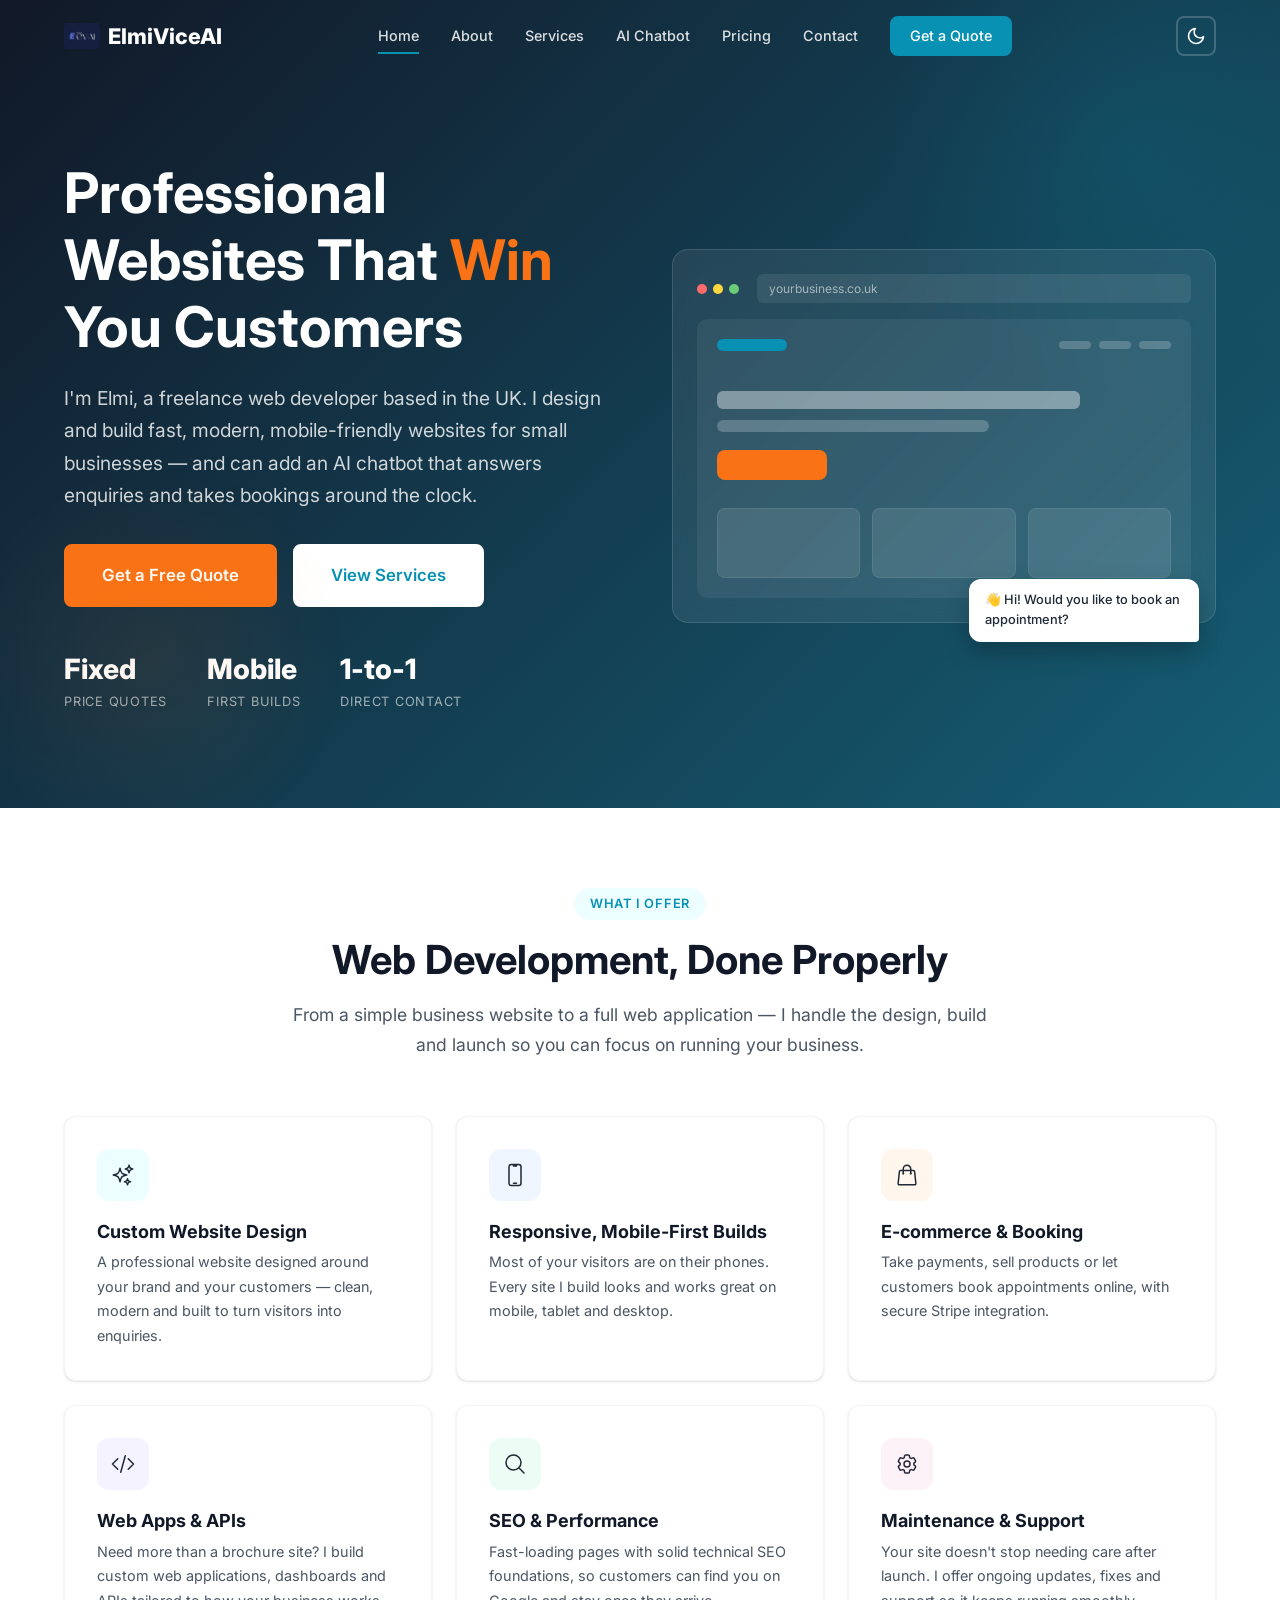
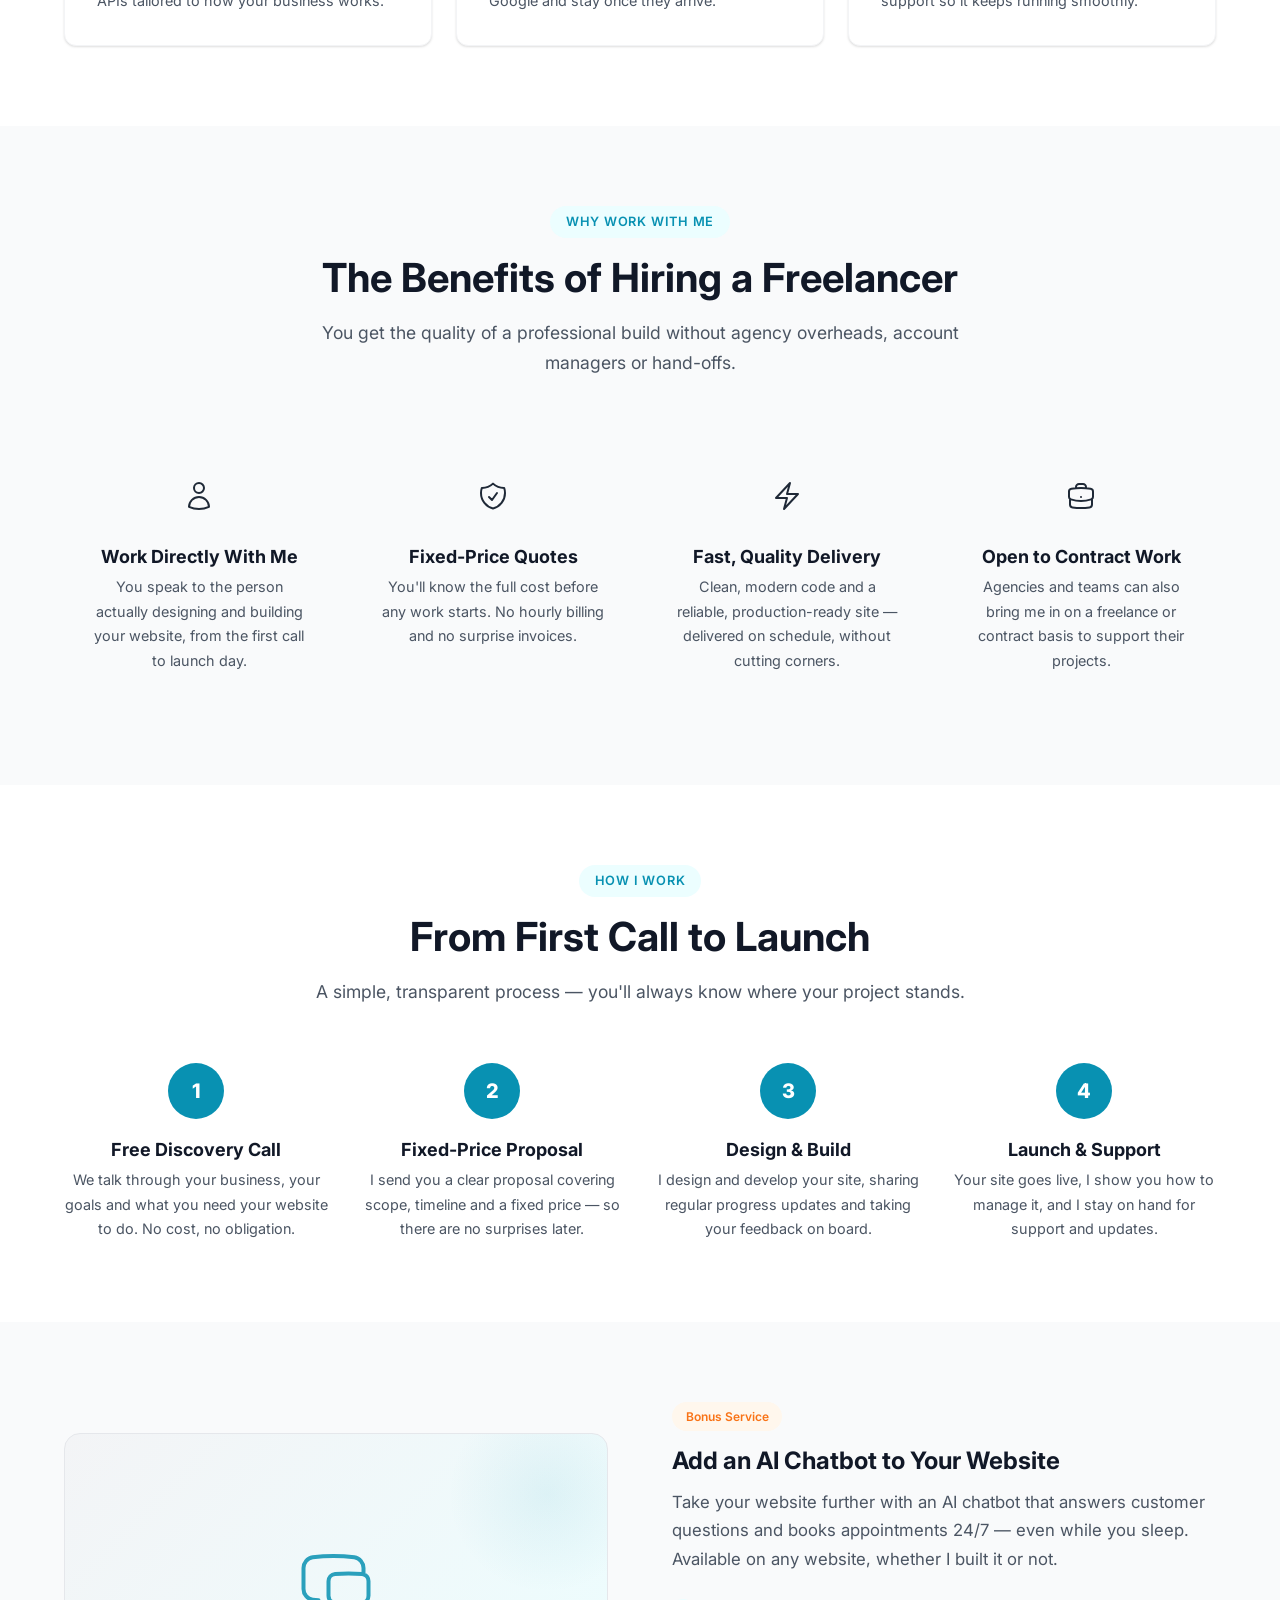
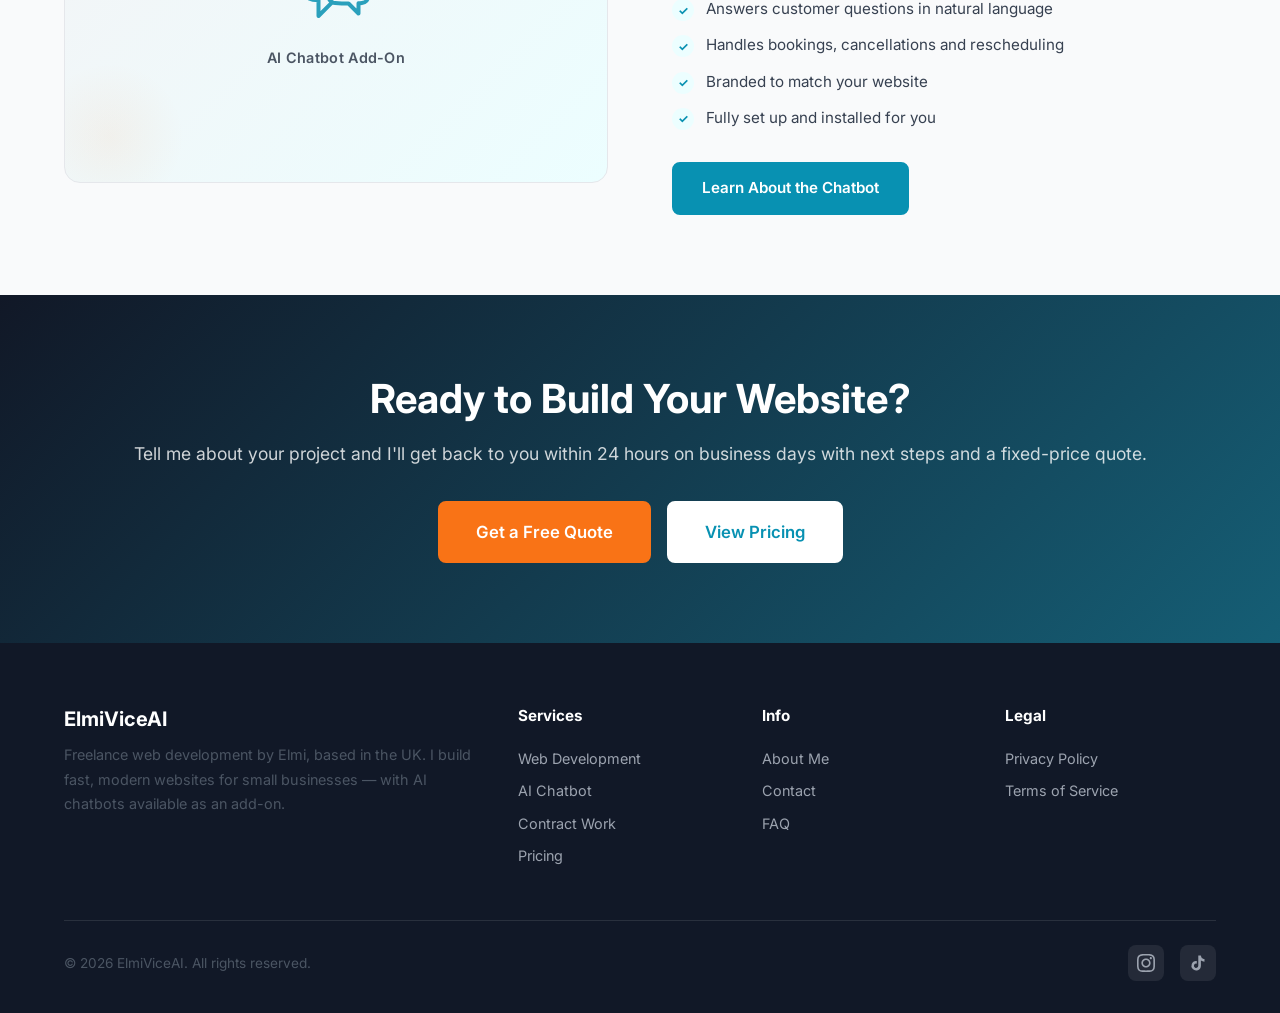
<file: index.html>
<!DOCTYPE html>
<html lang="en">
<head>
    <meta charset="UTF-8">
    <meta name="viewport" content="width=device-width, initial-scale=1.0">
    <title>ElmiViceAI — Freelance Web Developer for Small Businesses</title>
    <link rel="icon" type="image/jpeg" sizes="192x192" href="favicon.jpg">
    <link rel="icon" type="image/x-icon" href="favicon.ico">
    <link rel="apple-touch-icon" href="favicon.jpg">
    <meta name="description" content="ElmiViceAI is a UK-based freelance web developer building fast, modern, mobile-friendly websites for small businesses — with AI chatbots available as an add-on. Fixed-price quotes.">
    <meta name="keywords" content="freelance web developer, web design UK, small business website, website development, contract web developer, AI chatbot add-on, ElmiViceAI">
    <meta name="author" content="ElmiViceAI">
    <meta name="robots" content="index, follow">
    <link rel="canonical" href="https://elmiviceai.com/">
    <!-- Open Graph -->
    <meta property="og:type" content="website">
    <meta property="og:title" content="ElmiViceAI — Freelance Web Developer for Small Businesses">
    <meta property="og:description" content="Fast, modern, mobile-friendly websites for small businesses — built by a UK freelance developer, with AI chatbots available as an add-on.">
    <meta property="og:url" content="https://elmiviceai.com/">
    <meta property="og:site_name" content="ElmiViceAI">
    <meta property="og:image" content="https://elmiviceai.com/logo.png">
    <!-- Twitter Card -->
    <meta name="twitter:card" content="summary_large_image">
    <meta name="twitter:title" content="ElmiViceAI — Freelance Web Developer for Small Businesses">
    <meta name="twitter:description" content="Fast, modern, mobile-friendly websites for small businesses — built by a UK freelance developer, with AI chatbots available as an add-on.">
    <meta name="twitter:image" content="https://elmiviceai.com/logo.png">
    <link rel="preconnect" href="https://fonts.googleapis.com">
    <link rel="preconnect" href="https://fonts.gstatic.com" crossorigin>
    <link href="https://fonts.googleapis.com/css2?family=Inter:wght@400;500;600;700;800&display=swap" rel="stylesheet">
    <link rel="stylesheet" href="css/styles.css">
    <!-- Structured Data -->
    <script type="application/ld+json">
    {
        "@context": "https://schema.org",
        "@type": "ProfessionalService",
        "name": "ElmiViceAI",
        "url": "https://elmiviceai.com",
        "logo": "https://elmiviceai.com/logo.png",
        "image": "https://elmiviceai.com/logo.png",
        "description": "Freelance web development for small businesses — custom websites, web applications and e-commerce, with AI chatbots available as an add-on.",
        "email": "elmiviceai@gmail.com",
        "founder": {
            "@type": "Person",
            "name": "Elmi",
            "jobTitle": "Freelance Web Developer"
        },
        "address": {
            "@type": "PostalAddress",
            "addressCountry": "GB"
        },
        "areaServed": "Worldwide",
        "sameAs": [
            "https://www.instagram.com/elmiviceai",
            "https://www.tiktok.com/@elmiviceai"
        ]
    }
    </script>
    <script type="application/ld+json">
    {
        "@context": "https://schema.org",
        "@type": "WebSite",
        "name": "ElmiViceAI",
        "url": "https://elmiviceai.com"
    }
    </script>
</head>
<body>

    <!-- ==================== Navigation ==================== -->
    <nav class="navbar" id="navbar">
        <div class="container">
            <a href="index.html" class="nav-brand">
                <img src="logo.png" alt="ElmiViceAI" class="brand-icon">
                ElmiViceAI
            </a>
            <div class="nav-links" id="navLinks">
                <a href="index.html" class="active">Home</a>
                <a href="about.html">About</a>
                <a href="services.html">Services</a>
                <a href="chatbot.html">AI Chatbot</a>
                <a href="pricing.html">Pricing</a>
                <a href="contact.html">Contact</a>
                <a href="contact.html" class="nav-cta">Get a Quote</a>
            </div>
            <button class="theme-toggle" id="themeToggle" onclick="toggleTheme()" aria-label="Toggle dark mode">
                <svg class="icon-moon" xmlns="http://www.w3.org/2000/svg" fill="none" viewBox="0 0 24 24" stroke="currentColor" stroke-width="2"><path stroke-linecap="round" stroke-linejoin="round" d="M21 12.79A9 9 0 1 1 11.21 3a7 7 0 0 0 9.79 9.79z"/></svg>
                <svg class="icon-sun" xmlns="http://www.w3.org/2000/svg" fill="none" viewBox="0 0 24 24" stroke="currentColor" stroke-width="2"><circle cx="12" cy="12" r="5"/><path stroke-linecap="round" d="M12 1v2m0 18v2M4.22 4.22l1.42 1.42m12.72 12.72 1.42 1.42M1 12h2m18 0h2M4.22 19.78l1.42-1.42M18.36 5.64l1.42-1.42"/></svg>
            </button>
            <div class="nav-toggle" id="navToggle" onclick="toggleMobileMenu()">
                <span></span><span></span><span></span>
            </div>
        </div>
    </nav>

    <!-- ==================== Hero Section ==================== -->
    <section class="hero bg-gradient">
        <div class="container">
            <div class="hero-grid">
                <div class="hero-content">
                    <h1>Professional Websites That <span class="text-accent">Win</span> You&nbsp;Customers</h1>
                    <p class="hero-subtitle">
                        I'm Elmi, a freelance web developer based in the UK. I design and build fast,
                        modern, mobile-friendly websites for small businesses — and can add an AI chatbot
                        that answers enquiries and takes bookings around the clock.
                    </p>
                    <div class="hero-actions">
                        <a href="contact.html" class="btn btn-accent btn-lg">Get a Free Quote</a>
                        <a href="services.html" class="btn btn-white btn-lg">View Services</a>
                    </div>
                    <div class="hero-stats">
                        <div class="hero-stat">
                            <div class="number">Fixed</div>
                            <div class="label">Price Quotes</div>
                        </div>
                        <div class="hero-stat">
                            <div class="number">Mobile</div>
                            <div class="label">First Builds</div>
                        </div>
                        <div class="hero-stat">
                            <div class="number">1-to-1</div>
                            <div class="label">Direct Contact</div>
                        </div>
                    </div>
                </div>
                <div class="hero-visual">
                    <div class="hero-mockup browser-mockup" aria-hidden="true">
                        <div class="mockup-header">
                            <div class="mockup-dot"></div>
                            <div class="mockup-dot"></div>
                            <div class="mockup-dot"></div>
                            <div class="mockup-url">yourbusiness.co.uk</div>
                        </div>
                        <div class="mockup-site">
                            <div class="site-nav">
                                <span class="site-logo"></span>
                                <span class="site-links"><i></i><i></i><i></i></span>
                            </div>
                            <div class="site-hero">
                                <span class="site-line lg"></span>
                                <span class="site-line md"></span>
                                <span class="site-btn"></span>
                            </div>
                            <div class="site-cards"><span></span><span></span><span></span></div>
                        </div>
                        <div class="mockup-chat-bubble">👋 Hi! Would you like to book an appointment?</div>
                    </div>
                </div>
            </div>
        </div>
    </section>

    <!-- ==================== Services Section ==================== -->
    <section class="section" id="services">
        <div class="container">
            <div class="section-header reveal">
                <span class="badge">What I Offer</span>
                <h2>Web Development, Done Properly</h2>
                <p>From a simple business website to a full web application — I handle the design, build and launch so you can focus on running your business.</p>
            </div>
            <div class="features-grid">
                <div class="feature-card reveal">
                    <div class="feature-icon teal"><svg xmlns="http://www.w3.org/2000/svg" width="24" height="24" fill="none" viewBox="0 0 24 24" stroke="currentColor" stroke-width="1.5"><path stroke-linecap="round" stroke-linejoin="round" d="M9.813 15.904 9 18.75l-.813-2.846a4.5 4.5 0 0 0-3.09-3.09L2.25 12l2.846-.813a4.5 4.5 0 0 0 3.09-3.09L9 5.25l.813 2.846a4.5 4.5 0 0 0 3.09 3.09L15.75 12l-2.846.813a4.5 4.5 0 0 0-3.09 3.09ZM18.259 8.715 18 9.75l-.259-1.035a3.375 3.375 0 0 0-2.455-2.456L14.25 6l1.036-.259a3.375 3.375 0 0 0 2.455-2.456L18 2.25l.259 1.035a3.375 3.375 0 0 0 2.456 2.456L21.75 6l-1.035.259a3.375 3.375 0 0 0-2.456 2.456ZM16.894 20.567 16.5 21.75l-.394-1.183a2.25 2.25 0 0 0-1.423-1.423L13.5 18.75l1.183-.394a2.25 2.25 0 0 0 1.423-1.423l.394-1.183.394 1.183a2.25 2.25 0 0 0 1.423 1.423l1.183.394-1.183.394a2.25 2.25 0 0 0-1.423 1.423Z"/></svg></div>
                    <h4>Custom Website Design</h4>
                    <p>A professional website designed around your brand and your customers — clean, modern and built to turn visitors into enquiries.</p>
                </div>
                <div class="feature-card reveal">
                    <div class="feature-icon blue"><svg xmlns="http://www.w3.org/2000/svg" width="24" height="24" fill="none" viewBox="0 0 24 24" stroke="currentColor" stroke-width="1.5"><path stroke-linecap="round" stroke-linejoin="round" d="M10.5 1.5H8.25A2.25 2.25 0 0 0 6 3.75v16.5a2.25 2.25 0 0 0 2.25 2.25h7.5A2.25 2.25 0 0 0 18 20.25V3.75a2.25 2.25 0 0 0-2.25-2.25H13.5m-3 0V3h3V1.5m-3 0h3m-3 18.75h3"/></svg></div>
                    <h4>Responsive, Mobile-First Builds</h4>
                    <p>Most of your visitors are on their phones. Every site I build looks and works great on mobile, tablet and desktop.</p>
                </div>
                <div class="feature-card reveal">
                    <div class="feature-icon orange"><svg xmlns="http://www.w3.org/2000/svg" width="24" height="24" fill="none" viewBox="0 0 24 24" stroke="currentColor" stroke-width="1.5"><path stroke-linecap="round" stroke-linejoin="round" d="M15.75 10.5V6a3.75 3.75 0 1 0-7.5 0v4.5m11.356-1.993 1.263 12c.07.665-.45 1.243-1.119 1.243H4.25a1.125 1.125 0 0 1-1.12-1.243l1.264-12A1.125 1.125 0 0 1 5.513 7.5h12.974c.576 0 1.059.435 1.119 1.007ZM8.625 10.5a.375.375 0 1 1-.75 0 .375.375 0 0 1 .75 0Zm7.5 0a.375.375 0 1 1-.75 0 .375.375 0 0 1 .75 0Z"/></svg></div>
                    <h4>E-commerce &amp; Booking</h4>
                    <p>Take payments, sell products or let customers book appointments online, with secure Stripe integration.</p>
                </div>
                <div class="feature-card reveal">
                    <div class="feature-icon purple"><svg xmlns="http://www.w3.org/2000/svg" width="24" height="24" fill="none" viewBox="0 0 24 24" stroke="currentColor" stroke-width="1.5"><path stroke-linecap="round" stroke-linejoin="round" d="M17.25 6.75 22.5 12l-5.25 5.25m-10.5 0L1.5 12l5.25-5.25m7.5-3-4.5 16.5"/></svg></div>
                    <h4>Web Apps &amp; APIs</h4>
                    <p>Need more than a brochure site? I build custom web applications, dashboards and APIs tailored to how your business works.</p>
                </div>
                <div class="feature-card reveal">
                    <div class="feature-icon green"><svg xmlns="http://www.w3.org/2000/svg" width="24" height="24" fill="none" viewBox="0 0 24 24" stroke="currentColor" stroke-width="1.5"><path stroke-linecap="round" stroke-linejoin="round" d="m21 21-5.197-5.197m0 0A7.5 7.5 0 1 0 5.196 5.196a7.5 7.5 0 0 0 10.607 10.607Z"/></svg></div>
                    <h4>SEO &amp; Performance</h4>
                    <p>Fast-loading pages with solid technical SEO foundations, so customers can find you on Google and stay once they arrive.</p>
                </div>
                <div class="feature-card reveal">
                    <div class="feature-icon pink"><svg xmlns="http://www.w3.org/2000/svg" width="24" height="24" fill="none" viewBox="0 0 24 24" stroke="currentColor" stroke-width="1.5"><path stroke-linecap="round" stroke-linejoin="round" d="M9.594 3.94c.09-.542.56-.94 1.11-.94h2.593c.55 0 1.02.398 1.11.94l.213 1.281c.063.374.313.686.645.87.074.04.147.083.22.127.325.196.72.257 1.075.124l1.217-.456a1.125 1.125 0 0 1 1.37.49l1.296 2.247a1.125 1.125 0 0 1-.26 1.431l-1.003.827c-.293.241-.438.613-.43.992a7.723 7.723 0 0 1 0 .255c-.008.378.137.75.43.991l1.004.827c.424.35.534.955.26 1.43l-1.298 2.247a1.125 1.125 0 0 1-1.369.491l-1.217-.456c-.355-.133-.75-.072-1.076.124a6.47 6.47 0 0 1-.22.128c-.331.183-.581.495-.644.869l-.213 1.281c-.09.543-.56.94-1.11.94h-2.594c-.55 0-1.019-.398-1.11-.94l-.213-1.281c-.062-.374-.312-.686-.644-.87a6.52 6.52 0 0 1-.22-.127c-.325-.196-.72-.257-1.076-.124l-1.217.456a1.125 1.125 0 0 1-1.369-.49l-1.297-2.247a1.125 1.125 0 0 1 .26-1.431l1.004-.827c.292-.24.437-.613.43-.991a6.932 6.932 0 0 1 0-.255c.007-.38-.138-.751-.43-.992l-1.004-.827a1.125 1.125 0 0 1-.26-1.43l1.297-2.247a1.125 1.125 0 0 1 1.37-.491l1.216.456c.356.133.751.072 1.076-.124.072-.044.146-.086.22-.128.332-.183.582-.495.644-.869l.214-1.28Z"/><path stroke-linecap="round" stroke-linejoin="round" d="M15 12a3 3 0 1 1-6 0 3 3 0 0 1 6 0Z"/></svg></div>
                    <h4>Maintenance &amp; Support</h4>
                    <p>Your site doesn't stop needing care after launch. I offer ongoing updates, fixes and support so it keeps running smoothly.</p>
                </div>
            </div>
        </div>
    </section>

    <!-- ==================== Why Work With Me ==================== -->
    <section class="section bg-light">
        <div class="container">
            <div class="section-header reveal">
                <span class="badge">Why Work With Me</span>
                <h2>The Benefits of Hiring a Freelancer</h2>
                <p>You get the quality of a professional build without agency overheads, account managers or hand-offs.</p>
            </div>
            <div class="values-grid">
                <div class="value-card reveal">
                    <div class="value-icon"><svg xmlns="http://www.w3.org/2000/svg" width="32" height="32" fill="none" viewBox="0 0 24 24" stroke="currentColor" stroke-width="1.5"><path stroke-linecap="round" stroke-linejoin="round" d="M15.75 6a3.75 3.75 0 1 1-7.5 0 3.75 3.75 0 0 1 7.5 0ZM4.501 20.118a7.5 7.5 0 0 1 14.998 0A17.933 17.933 0 0 1 12 21.75c-2.676 0-5.216-.584-7.499-1.632Z"/></svg></div>
                    <h4>Work Directly With Me</h4>
                    <p>You speak to the person actually designing and building your website, from the first call to launch day.</p>
                </div>
                <div class="value-card reveal">
                    <div class="value-icon"><svg xmlns="http://www.w3.org/2000/svg" width="32" height="32" fill="none" viewBox="0 0 24 24" stroke="currentColor" stroke-width="1.5"><path stroke-linecap="round" stroke-linejoin="round" d="M9 12.75 11.25 15 15 9.75m-3-7.036A11.959 11.959 0 0 1 3.598 6 11.99 11.99 0 0 0 3 9.749c0 5.592 3.824 10.29 9 11.623 5.176-1.332 9-6.03 9-11.622 0-1.31-.21-2.571-.598-3.751h-.152c-3.196 0-6.1-1.248-8.25-3.285Z"/></svg></div>
                    <h4>Fixed-Price Quotes</h4>
                    <p>You'll know the full cost before any work starts. No hourly billing and no surprise invoices.</p>
                </div>
                <div class="value-card reveal">
                    <div class="value-icon"><svg xmlns="http://www.w3.org/2000/svg" width="32" height="32" fill="none" viewBox="0 0 24 24" stroke="currentColor" stroke-width="1.5"><path stroke-linecap="round" stroke-linejoin="round" d="m3.75 13.5 10.5-11.25L12 10.5h8.25L9.75 21.75 12 13.5H3.75Z"/></svg></div>
                    <h4>Fast, Quality Delivery</h4>
                    <p>Clean, modern code and a reliable, production-ready site — delivered on schedule, without cutting corners.</p>
                </div>
                <div class="value-card reveal">
                    <div class="value-icon"><svg xmlns="http://www.w3.org/2000/svg" width="32" height="32" fill="none" viewBox="0 0 24 24" stroke="currentColor" stroke-width="1.5"><path stroke-linecap="round" stroke-linejoin="round" d="M20.25 14.15v4.25c0 1.094-.787 2.036-1.872 2.18-2.087.277-4.216.42-6.378.42s-4.291-.143-6.378-.42c-1.085-.144-1.872-1.086-1.872-2.18v-4.25m16.5 0a2.18 2.18 0 0 0 .75-1.661V8.706c0-1.081-.768-2.015-1.837-2.175a48.114 48.114 0 0 0-3.413-.387m4.5 8.006c-.194.165-.42.295-.673.38A23.978 23.978 0 0 1 12 15.75c-2.648 0-5.195-.429-7.577-1.22a2.016 2.016 0 0 1-.673-.38m0 0A2.18 2.18 0 0 1 3 12.489V8.706c0-1.081.768-2.015 1.837-2.175a48.111 48.111 0 0 1 3.413-.387m7.5 0V5.25A2.25 2.25 0 0 0 13.5 3h-3a2.25 2.25 0 0 0-2.25 2.25v.894m7.5 0a48.667 48.667 0 0 0-7.5 0M12 12.75h.008v.008H12v-.008Z"/></svg></div>
                    <h4>Open to Contract Work</h4>
                    <p>Agencies and teams can also bring me in on a freelance or contract basis to support their projects.</p>
                </div>
            </div>
        </div>
    </section>

    <!-- ==================== How I Work ==================== -->
    <section class="section">
        <div class="container">
            <div class="section-header reveal">
                <span class="badge">How I Work</span>
                <h2>From First Call to Launch</h2>
                <p>A simple, transparent process — you'll always know where your project stands.</p>
            </div>
            <div class="steps-grid">
                <div class="step-card reveal">
                    <div class="step-number">1</div>
                    <h4>Free Discovery Call</h4>
                    <p>We talk through your business, your goals and what you need your website to do. No cost, no obligation.</p>
                </div>
                <div class="step-card reveal">
                    <div class="step-number">2</div>
                    <h4>Fixed-Price Proposal</h4>
                    <p>I send you a clear proposal covering scope, timeline and a fixed price — so there are no surprises later.</p>
                </div>
                <div class="step-card reveal">
                    <div class="step-number">3</div>
                    <h4>Design &amp; Build</h4>
                    <p>I design and develop your site, sharing regular progress updates and taking your feedback on board.</p>
                </div>
                <div class="step-card reveal">
                    <div class="step-number">4</div>
                    <h4>Launch &amp; Support</h4>
                    <p>Your site goes live, I show you how to manage it, and I stay on hand for support and updates.</p>
                </div>
            </div>
        </div>
    </section>

    <!-- ==================== Chatbot Add-On ==================== -->
    <section class="section bg-light" id="chatbot">
        <div class="container">
            <div class="showcase-grid reveal">
                <div class="showcase-image">
                    <div class="placeholder-graphic">
                        <svg xmlns="http://www.w3.org/2000/svg" width="80" height="80" fill="none" viewBox="0 0 24 24" stroke="var(--primary)" stroke-width="1.2"><path stroke-linecap="round" stroke-linejoin="round" d="M20.25 8.511c.884.284 1.5 1.128 1.5 2.097v4.286c0 1.136-.847 2.1-1.98 2.193-.34.027-.68.052-1.02.072v3.091l-3-3c-1.354 0-2.694-.055-4.02-.163a2.115 2.115 0 0 1-.825-.242m9.345-8.334a2.126 2.126 0 0 0-.476-.095 48.64 48.64 0 0 0-8.048 0c-1.131.094-1.976 1.057-1.976 2.192v4.286c0 .837.46 1.58 1.155 1.951m9.345-8.334V6.637c0-1.621-1.152-3.026-2.76-3.235A48.455 48.455 0 0 0 11.25 3c-2.115 0-4.198.137-6.24.402-1.608.209-2.76 1.614-2.76 3.235v6.226c0 1.621 1.152 3.026 2.76 3.235.577.075 1.157.14 1.74.194V21l4.155-4.155"/></svg>
                        <p>AI Chatbot Add-On</p>
                    </div>
                </div>
                <div class="showcase-content">
                    <span class="badge" style="display:inline-block; padding:0.3rem 0.85rem; background:#fff7ed; color:var(--accent); border-radius:9999px; font-size:0.75rem; font-weight:600; margin-bottom:1rem;">Bonus Service</span>
                    <h3>Add an AI Chatbot to Your Website</h3>
                    <p>Take your website further with an AI chatbot that answers customer questions and books appointments 24/7 — even while you sleep. Available on any website, whether I built it or not.</p>
                    <ul class="check-list">
                        <li>Answers customer questions in natural language</li>
                        <li>Handles bookings, cancellations and rescheduling</li>
                        <li>Branded to match your website</li>
                        <li>Fully set up and installed for you</li>
                    </ul>
                    <a href="chatbot.html" class="btn btn-primary">Learn About the Chatbot</a>
                </div>
            </div>
        </div>
    </section>

    <!-- ==================== CTA Section ==================== -->
    <section class="cta-section bg-gradient">
        <div class="container">
            <h2>Ready to Build Your Website?</h2>
            <p>Tell me about your project and I'll get back to you within 24 hours on business days with next steps and a fixed-price quote.</p>
            <div class="cta-actions">
                <a href="contact.html" class="btn btn-accent btn-lg">Get a Free Quote</a>
                <a href="pricing.html" class="btn btn-white btn-lg">View Pricing</a>
            </div>
        </div>
    </section>

    <!-- ==================== Footer ==================== -->
    <footer class="footer">
        <div class="container">
            <div class="footer-grid">
                <div class="footer-brand">
                    <h3>ElmiViceAI</h3>
                    <p>Freelance web development by Elmi, based in the UK. I build fast, modern websites for small businesses — with AI chatbots available as an add-on.</p>
                </div>
                <div class="footer-col">
                    <h4>Services</h4>
                    <a href="services.html#web-development">Web Development</a>
                    <a href="chatbot.html">AI Chatbot</a>
                    <a href="services.html#contract-work">Contract Work</a>
                    <a href="pricing.html">Pricing</a>
                </div>
                <div class="footer-col">
                    <h4>Info</h4>
                    <a href="about.html">About Me</a>
                    <a href="contact.html">Contact</a>
                    <a href="pricing.html#faq">FAQ</a>
                </div>
                <div class="footer-col">
                    <h4>Legal</h4>
                    <a href="privacy.html">Privacy Policy</a>
                    <a href="terms.html">Terms of Service</a>
                </div>
            </div>
            <div class="footer-bottom">
                <p>&copy; 2026 ElmiViceAI. All rights reserved.</p>
                <div class="footer-social">
                    <a href="https://www.instagram.com/elmiviceai?igsh=MTl4Y3VsOW04Mzd3MQ==" title="Instagram" target="_blank" rel="noopener"><svg xmlns="http://www.w3.org/2000/svg" width="18" height="18" viewBox="0 0 24 24" fill="currentColor"><path d="M12 2.163c3.204 0 3.584.012 4.85.07 3.252.148 4.771 1.691 4.919 4.919.058 1.265.069 1.645.069 4.849 0 3.205-.012 3.584-.069 4.849-.149 3.225-1.664 4.771-4.919 4.919-1.266.058-1.644.07-4.85.07-3.204 0-3.584-.012-4.849-.07-3.26-.149-4.771-1.699-4.919-4.92-.058-1.265-.07-1.644-.07-4.849 0-3.204.013-3.583.07-4.849.149-3.227 1.664-4.771 4.919-4.919 1.266-.057 1.645-.069 4.849-.069zm0-2.163c-3.259 0-3.667.014-4.947.072-4.358.2-6.78 2.618-6.98 6.98-.059 1.281-.073 1.689-.073 4.948 0 3.259.014 3.668.072 4.948.2 4.358 2.618 6.78 6.98 6.98 1.281.058 1.689.072 4.948.072 3.259 0 3.668-.014 4.948-.072 4.354-.2 6.782-2.618 6.979-6.98.059-1.28.073-1.689.073-4.948 0-3.259-.014-3.667-.072-4.947-.196-4.354-2.617-6.78-6.979-6.98-1.281-.059-1.69-.073-4.949-.073zm0 5.838c-3.403 0-6.162 2.759-6.162 6.162s2.759 6.163 6.162 6.163 6.162-2.759 6.162-6.163c0-3.403-2.759-6.162-6.162-6.162zm0 10.162c-2.209 0-4-1.79-4-4 0-2.209 1.791-4 4-4s4 1.791 4 4c0 2.21-1.791 4-4 4zm6.406-11.845c-.796 0-1.441.645-1.441 1.44s.645 1.44 1.441 1.44c.795 0 1.439-.645 1.439-1.44s-.644-1.44-1.439-1.44z"/></svg></a>
                    <a href="https://www.tiktok.com/@elmiviceai?_r=1&_t=ZN-94T0yqR3EeM" title="TikTok" target="_blank" rel="noopener"><svg xmlns="http://www.w3.org/2000/svg" width="18" height="18" viewBox="0 0 24 24" fill="currentColor"><path d="M19.59 6.69a4.83 4.83 0 0 1-3.77-4.25V2h-3.45v13.67a2.89 2.89 0 0 1-5.2 1.74 2.89 2.89 0 0 1 2.31-4.64 2.93 2.93 0 0 1 .88.13V9.4a6.84 6.84 0 0 0-1-.05A6.33 6.33 0 0 0 5 20.1a6.34 6.34 0 0 0 10.86-4.43v-7a8.16 8.16 0 0 0 4.77 1.52v-3.4a4.85 4.85 0 0 1-1-.1z"/></svg></a>
                </div>
            </div>
        </div>
    </footer>

    <!-- AI Chatbot Widget -->
    <script>
      (function() {
        var w = document.createElement('script');
        w.src = 'https://elmiviseai-platform.onrender.com/static/widget.js';
        w.setAttribute('data-business-id', '2');
        w.setAttribute('data-position', 'bottom-right');
        w.async = true;
        document.body.appendChild(w);
      })();
    </script>

    <script src="js/main.js"></script>
</body>
</html>
</file>
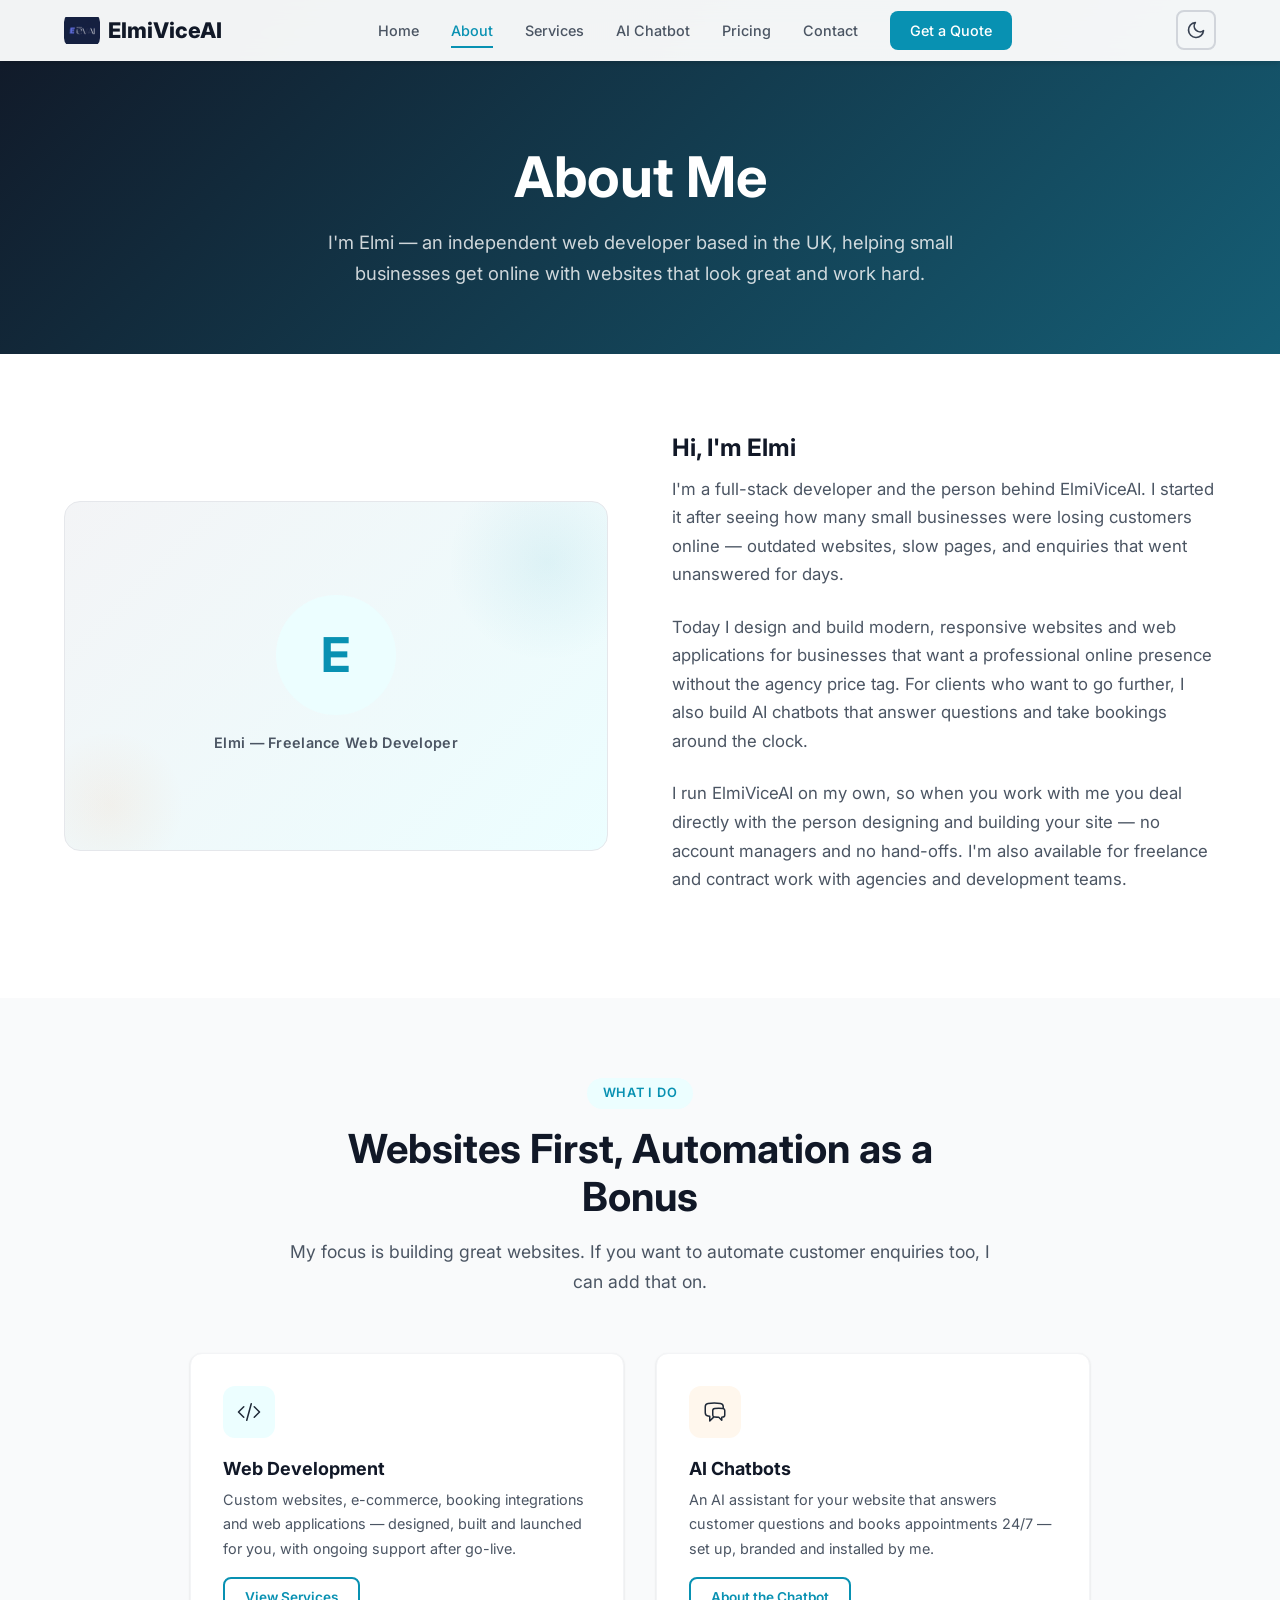
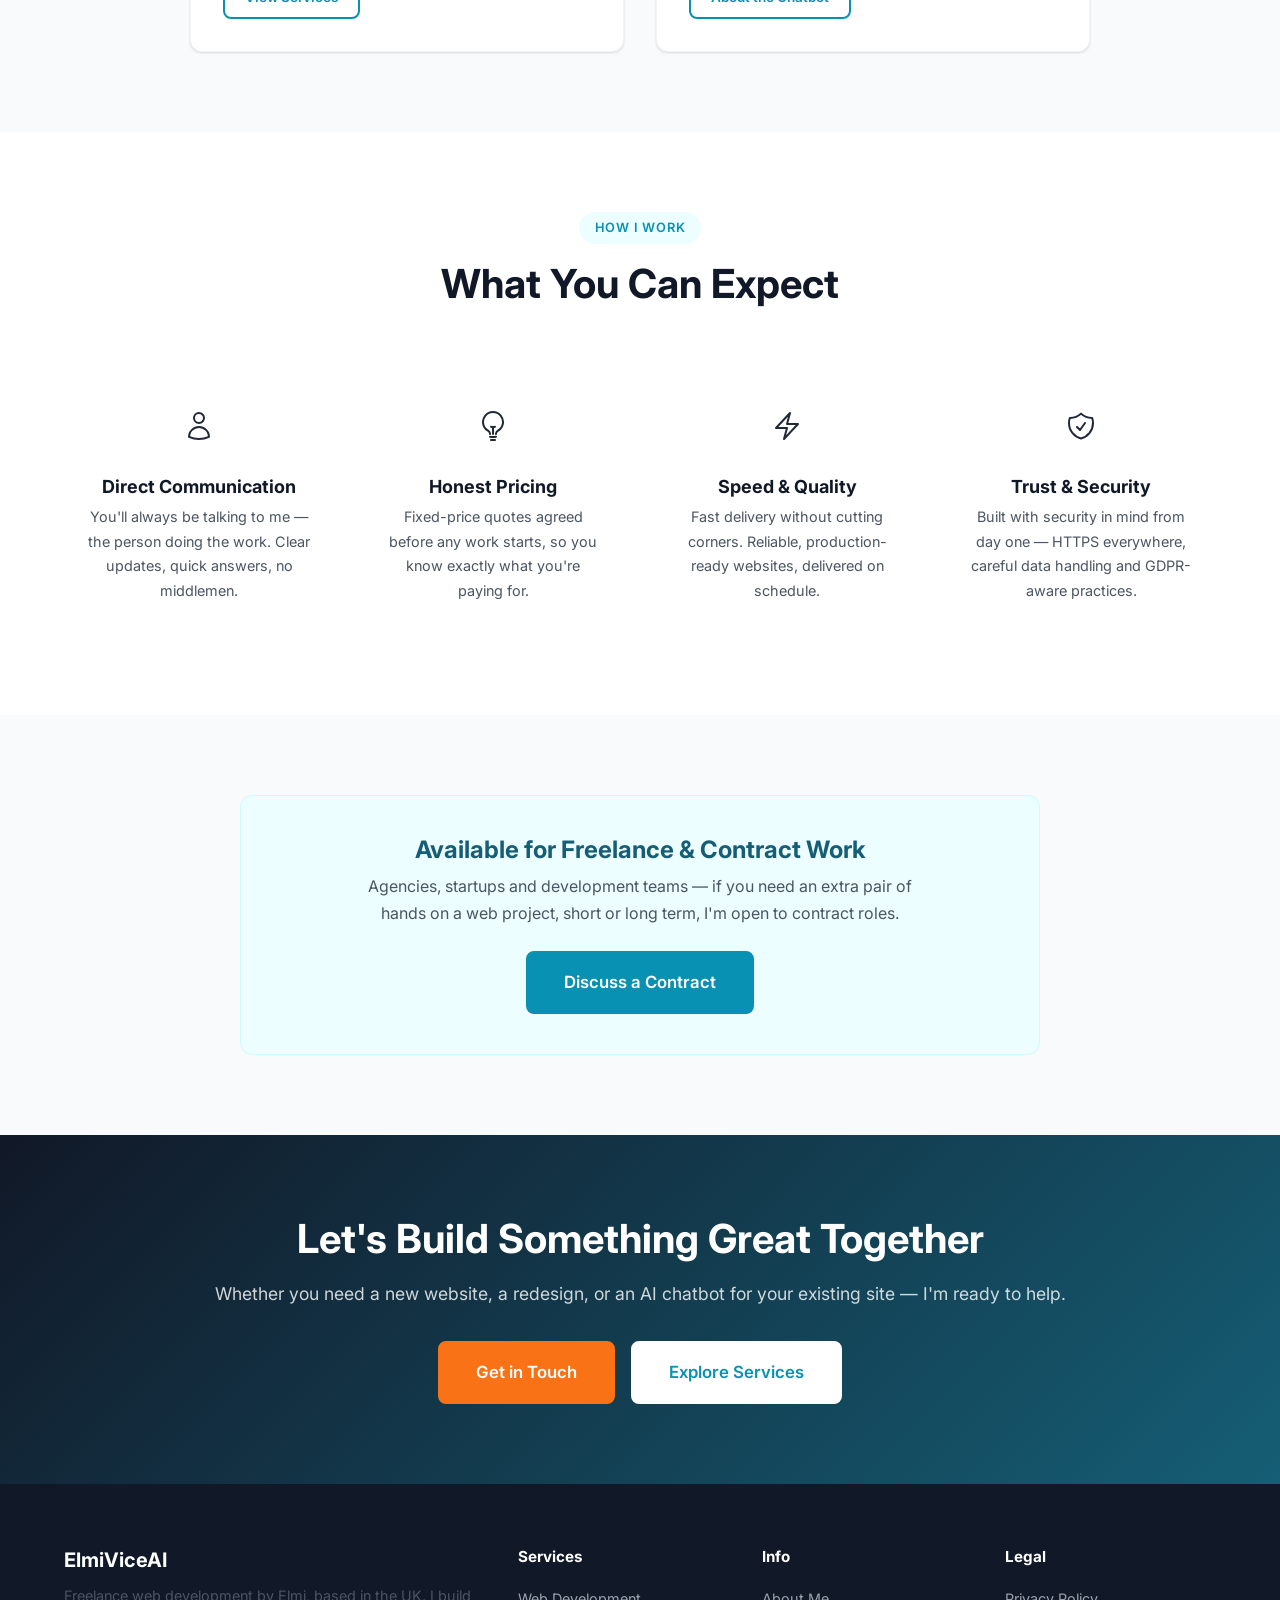
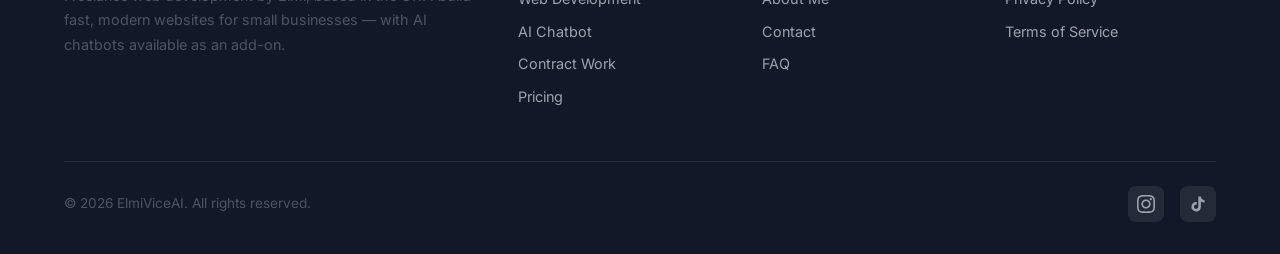
<file: about.html>
<!DOCTYPE html>
<html lang="en">
<head>
    <meta charset="UTF-8">
    <meta name="viewport" content="width=device-width, initial-scale=1.0">
    <title>About Me — ElmiViceAI</title>
    <link rel="icon" type="image/jpeg" sizes="192x192" href="favicon.jpg">
    <link rel="icon" type="image/x-icon" href="favicon.ico">
    <link rel="apple-touch-icon" href="favicon.jpg">
    <meta name="description" content="Meet Elmi, the independent UK web developer behind ElmiViceAI — building modern websites for small businesses and available for freelance and contract work.">
    <meta name="keywords" content="about ElmiViceAI, freelance web developer UK, independent web developer, contract web developer, Elmi">
    <meta name="author" content="ElmiViceAI">
    <meta name="robots" content="index, follow">
    <link rel="canonical" href="https://elmiviceai.com/about.html">
    <meta property="og:type" content="website">
    <meta property="og:title" content="About Me — ElmiViceAI">
    <meta property="og:description" content="Meet Elmi, the independent UK web developer behind ElmiViceAI — building modern websites for small businesses and available for freelance and contract work.">
    <meta property="og:url" content="https://elmiviceai.com/about.html">
    <meta property="og:site_name" content="ElmiViceAI">
    <meta property="og:image" content="https://elmiviceai.com/logo.png">
    <meta name="twitter:card" content="summary_large_image">
    <meta name="twitter:title" content="About Me — ElmiViceAI">
    <meta name="twitter:description" content="Meet Elmi, the independent UK web developer behind ElmiViceAI — building modern websites for small businesses and available for freelance and contract work.">
    <meta name="twitter:image" content="https://elmiviceai.com/logo.png">
    <link rel="preconnect" href="https://fonts.googleapis.com">
    <link rel="preconnect" href="https://fonts.gstatic.com" crossorigin>
    <link href="https://fonts.googleapis.com/css2?family=Inter:wght@400;500;600;700;800&display=swap" rel="stylesheet">
    <link rel="stylesheet" href="css/styles.css">
</head>
<body>

    <!-- ==================== Navigation ==================== -->
    <nav class="navbar scrolled" id="navbar">
        <div class="container">
            <a href="index.html" class="nav-brand">
                <img src="logo.png" alt="ElmiViceAI" class="brand-icon">
                ElmiViceAI
            </a>
            <div class="nav-links" id="navLinks">
                <a href="index.html">Home</a>
                <a href="about.html" class="active">About</a>
                <a href="services.html">Services</a>
                <a href="chatbot.html">AI Chatbot</a>
                <a href="pricing.html">Pricing</a>
                <a href="contact.html">Contact</a>
                <a href="contact.html" class="nav-cta">Get a Quote</a>
            </div>
            <button class="theme-toggle" id="themeToggle" onclick="toggleTheme()" aria-label="Toggle dark mode">
                <svg class="icon-moon" xmlns="http://www.w3.org/2000/svg" fill="none" viewBox="0 0 24 24" stroke="currentColor" stroke-width="2"><path stroke-linecap="round" stroke-linejoin="round" d="M21 12.79A9 9 0 1 1 11.21 3a7 7 0 0 0 9.79 9.79z"/></svg>
                <svg class="icon-sun" xmlns="http://www.w3.org/2000/svg" fill="none" viewBox="0 0 24 24" stroke="currentColor" stroke-width="2"><circle cx="12" cy="12" r="5"/><path stroke-linecap="round" d="M12 1v2m0 18v2M4.22 4.22l1.42 1.42m12.72 12.72 1.42 1.42M1 12h2m18 0h2M4.22 19.78l1.42-1.42M18.36 5.64l1.42-1.42"/></svg>
            </button>
            <div class="nav-toggle" id="navToggle" onclick="toggleMobileMenu()">
                <span></span><span></span><span></span>
            </div>
        </div>
    </nav>

    <!-- ==================== Hero ==================== -->
    <section class="page-hero bg-gradient">
        <div class="container">
            <h1>About Me</h1>
            <p>I'm Elmi — an independent web developer based in the UK, helping small businesses get online with websites that look great and work hard.</p>
        </div>
    </section>

    <!-- ==================== My Story ==================== -->
    <section class="section">
        <div class="container">
            <div class="showcase-grid reveal">
                <div class="showcase-image">
                    <div class="placeholder-graphic">
                        <div class="team-avatar" style="width: 120px; height: 120px; font-size: 3rem;">E</div>
                        <p>Elmi — Freelance Web Developer</p>
                    </div>
                </div>
                <div class="showcase-content">
                    <h3>Hi, I'm Elmi</h3>
                    <p>I'm a full-stack developer and the person behind ElmiViceAI. I started it after seeing how many small businesses were losing customers online — outdated websites, slow pages, and enquiries that went unanswered for days.</p>
                    <p>Today I design and build modern, responsive websites and web applications for businesses that want a professional online presence without the agency price tag. For clients who want to go further, I also build AI chatbots that answer questions and take bookings around the clock.</p>
                    <p>I run ElmiViceAI on my own, so when you work with me you deal directly with the person designing and building your site — no account managers and no hand-offs. I'm also available for freelance and contract work with agencies and development teams.</p>
                </div>
            </div>
        </div>
    </section>

    <!-- ==================== What I Do ==================== -->
    <section class="section bg-light">
        <div class="container">
            <div class="section-header reveal">
                <span class="badge">What I Do</span>
                <h2>Websites First, Automation as a Bonus</h2>
                <p>My focus is building great websites. If you want to automate customer enquiries too, I can add that on.</p>
            </div>
            <div class="two-col-grid">
                <div class="feature-card reveal">
                    <div class="feature-icon teal"><svg xmlns="http://www.w3.org/2000/svg" width="24" height="24" fill="none" viewBox="0 0 24 24" stroke="currentColor" stroke-width="1.5"><path stroke-linecap="round" stroke-linejoin="round" d="M17.25 6.75 22.5 12l-5.25 5.25m-10.5 0L1.5 12l5.25-5.25m7.5-3-4.5 16.5"/></svg></div>
                    <h4>Web Development</h4>
                    <p>Custom websites, e-commerce, booking integrations and web applications — designed, built and launched for you, with ongoing support after go-live.</p>
                    <a href="services.html#web-development" class="btn btn-outline btn-sm" style="margin-top: 1rem;">View Services</a>
                </div>
                <div class="feature-card reveal">
                    <div class="feature-icon orange"><svg xmlns="http://www.w3.org/2000/svg" width="24" height="24" fill="none" viewBox="0 0 24 24" stroke="currentColor" stroke-width="1.5"><path stroke-linecap="round" stroke-linejoin="round" d="M20.25 8.511c.884.284 1.5 1.128 1.5 2.097v4.286c0 1.136-.847 2.1-1.98 2.193-.34.027-.68.052-1.02.072v3.091l-3-3c-1.354 0-2.694-.055-4.02-.163a2.115 2.115 0 0 1-.825-.242m9.345-8.334a2.126 2.126 0 0 0-.476-.095 48.64 48.64 0 0 0-8.048 0c-1.131.094-1.976 1.057-1.976 2.192v4.286c0 .837.46 1.58 1.155 1.951m9.345-8.334V6.637c0-1.621-1.152-3.026-2.76-3.235A48.455 48.455 0 0 0 11.25 3c-2.115 0-4.198.137-6.24.402-1.608.209-2.76 1.614-2.76 3.235v6.226c0 1.621 1.152 3.026 2.76 3.235.577.075 1.157.14 1.74.194V21l4.155-4.155"/></svg></div>
                    <h4>AI Chatbots</h4>
                    <p>An AI assistant for your website that answers customer questions and books appointments 24/7 — set up, branded and installed by me.</p>
                    <a href="chatbot.html" class="btn btn-outline btn-sm" style="margin-top: 1rem;">About the Chatbot</a>
                </div>
            </div>
        </div>
    </section>

    <!-- ==================== Values ==================== -->
    <section class="section">
        <div class="container">
            <div class="section-header reveal">
                <span class="badge">How I Work</span>
                <h2>What You Can Expect</h2>
            </div>
            <div class="values-grid">
                <div class="value-card reveal">
                    <div class="value-icon"><svg xmlns="http://www.w3.org/2000/svg" width="32" height="32" fill="none" viewBox="0 0 24 24" stroke="currentColor" stroke-width="1.5"><path stroke-linecap="round" stroke-linejoin="round" d="M15.75 6a3.75 3.75 0 1 1-7.5 0 3.75 3.75 0 0 1 7.5 0ZM4.501 20.118a7.5 7.5 0 0 1 14.998 0A17.933 17.933 0 0 1 12 21.75c-2.676 0-5.216-.584-7.499-1.632Z"/></svg></div>
                    <h4>Direct Communication</h4>
                    <p>You'll always be talking to me — the person doing the work. Clear updates, quick answers, no middlemen.</p>
                </div>
                <div class="value-card reveal">
                    <div class="value-icon"><svg xmlns="http://www.w3.org/2000/svg" width="32" height="32" fill="none" viewBox="0 0 24 24" stroke="currentColor" stroke-width="1.5"><path stroke-linecap="round" stroke-linejoin="round" d="M12 18v-5.25m0 0a6.01 6.01 0 0 0 1.5-.189m-1.5.189a6.01 6.01 0 0 1-1.5-.189m3.75 7.478a12.06 12.06 0 0 1-4.5 0m3.75 2.383a14.406 14.406 0 0 1-3 0M14.25 18v-.192c0-.983.658-1.823 1.508-2.316a7.5 7.5 0 1 0-7.517 0c.85.493 1.509 1.333 1.509 2.316V18"/></svg></div>
                    <h4>Honest Pricing</h4>
                    <p>Fixed-price quotes agreed before any work starts, so you know exactly what you're paying for.</p>
                </div>
                <div class="value-card reveal">
                    <div class="value-icon"><svg xmlns="http://www.w3.org/2000/svg" width="32" height="32" fill="none" viewBox="0 0 24 24" stroke="currentColor" stroke-width="1.5"><path stroke-linecap="round" stroke-linejoin="round" d="m3.75 13.5 10.5-11.25L12 10.5h8.25L9.75 21.75 12 13.5H3.75Z"/></svg></div>
                    <h4>Speed &amp; Quality</h4>
                    <p>Fast delivery without cutting corners. Reliable, production-ready websites, delivered on schedule.</p>
                </div>
                <div class="value-card reveal">
                    <div class="value-icon"><svg xmlns="http://www.w3.org/2000/svg" width="32" height="32" fill="none" viewBox="0 0 24 24" stroke="currentColor" stroke-width="1.5"><path stroke-linecap="round" stroke-linejoin="round" d="M9 12.75 11.25 15 15 9.75m-3-7.036A11.959 11.959 0 0 1 3.598 6 11.99 11.99 0 0 0 3 9.749c0 5.592 3.824 10.29 9 11.623 5.176-1.332 9-6.03 9-11.622 0-1.31-.21-2.571-.598-3.751h-.152c-3.196 0-6.1-1.248-8.25-3.285Z"/></svg></div>
                    <h4>Trust &amp; Security</h4>
                    <p>Built with security in mind from day one — HTTPS everywhere, careful data handling and GDPR-aware practices.</p>
                </div>
            </div>
        </div>
    </section>

    <!-- ==================== Contract Work ==================== -->
    <section class="section bg-light">
        <div class="container">
            <div class="callout reveal">
                <h3>Available for Freelance &amp; Contract Work</h3>
                <p>Agencies, startups and development teams — if you need an extra pair of hands on a web project, short or long term, I'm open to contract roles.</p>
                <a href="contact.html?interest=contract" class="btn btn-primary btn-lg">Discuss a Contract</a>
            </div>
        </div>
    </section>

    <!-- ==================== CTA ==================== -->
    <section class="cta-section bg-gradient">
        <div class="container">
            <h2>Let's Build Something Great Together</h2>
            <p>Whether you need a new website, a redesign, or an AI chatbot for your existing site — I'm ready to help.</p>
            <div class="cta-actions">
                <a href="contact.html" class="btn btn-accent btn-lg">Get in Touch</a>
                <a href="services.html" class="btn btn-white btn-lg">Explore Services</a>
            </div>
        </div>
    </section>

    <!-- ==================== Footer ==================== -->
    <footer class="footer">
        <div class="container">
            <div class="footer-grid">
                <div class="footer-brand">
                    <h3>ElmiViceAI</h3>
                    <p>Freelance web development by Elmi, based in the UK. I build fast, modern websites for small businesses — with AI chatbots available as an add-on.</p>
                </div>
                <div class="footer-col">
                    <h4>Services</h4>
                    <a href="services.html#web-development">Web Development</a>
                    <a href="chatbot.html">AI Chatbot</a>
                    <a href="services.html#contract-work">Contract Work</a>
                    <a href="pricing.html">Pricing</a>
                </div>
                <div class="footer-col">
                    <h4>Info</h4>
                    <a href="about.html">About Me</a>
                    <a href="contact.html">Contact</a>
                    <a href="pricing.html#faq">FAQ</a>
                </div>
                <div class="footer-col">
                    <h4>Legal</h4>
                    <a href="privacy.html">Privacy Policy</a>
                    <a href="terms.html">Terms of Service</a>
                </div>
            </div>
            <div class="footer-bottom">
                <p>&copy; 2026 ElmiViceAI. All rights reserved.</p>
                <div class="footer-social">
                    <a href="https://www.instagram.com/elmiviceai?igsh=MTl4Y3VsOW04Mzd3MQ==" title="Instagram" target="_blank" rel="noopener"><svg xmlns="http://www.w3.org/2000/svg" width="18" height="18" viewBox="0 0 24 24" fill="currentColor"><path d="M12 2.163c3.204 0 3.584.012 4.85.07 3.252.148 4.771 1.691 4.919 4.919.058 1.265.069 1.645.069 4.849 0 3.205-.012 3.584-.069 4.849-.149 3.225-1.664 4.771-4.919 4.919-1.266.058-1.644.07-4.85.07-3.204 0-3.584-.012-4.849-.07-3.26-.149-4.771-1.699-4.919-4.92-.058-1.265-.07-1.644-.07-4.849 0-3.204.013-3.583.07-4.849.149-3.227 1.664-4.771 4.919-4.919 1.266-.057 1.645-.069 4.849-.069zm0-2.163c-3.259 0-3.667.014-4.947.072-4.358.2-6.78 2.618-6.98 6.98-.059 1.281-.073 1.689-.073 4.948 0 3.259.014 3.668.072 4.948.2 4.358 2.618 6.78 6.98 6.98 1.281.058 1.689.072 4.948.072 3.259 0 3.668-.014 4.948-.072 4.354-.2 6.782-2.618 6.979-6.98.059-1.28.073-1.689.073-4.948 0-3.259-.014-3.667-.072-4.947-.196-4.354-2.617-6.78-6.979-6.98-1.281-.059-1.69-.073-4.949-.073zm0 5.838c-3.403 0-6.162 2.759-6.162 6.162s2.759 6.163 6.162 6.163 6.162-2.759 6.162-6.163c0-3.403-2.759-6.162-6.162-6.162zm0 10.162c-2.209 0-4-1.79-4-4 0-2.209 1.791-4 4-4s4 1.791 4 4c0 2.21-1.791 4-4 4zm6.406-11.845c-.796 0-1.441.645-1.441 1.44s.645 1.44 1.441 1.44c.795 0 1.439-.645 1.439-1.44s-.644-1.44-1.439-1.44z"/></svg></a>
                    <a href="https://www.tiktok.com/@elmiviceai?_r=1&_t=ZN-94T0yqR3EeM" title="TikTok" target="_blank" rel="noopener"><svg xmlns="http://www.w3.org/2000/svg" width="18" height="18" viewBox="0 0 24 24" fill="currentColor"><path d="M19.59 6.69a4.83 4.83 0 0 1-3.77-4.25V2h-3.45v13.67a2.89 2.89 0 0 1-5.2 1.74 2.89 2.89 0 0 1 2.31-4.64 2.93 2.93 0 0 1 .88.13V9.4a6.84 6.84 0 0 0-1-.05A6.33 6.33 0 0 0 5 20.1a6.34 6.34 0 0 0 10.86-4.43v-7a8.16 8.16 0 0 0 4.77 1.52v-3.4a4.85 4.85 0 0 1-1-.1z"/></svg></a>
                </div>
            </div>
        </div>
    </footer>

    <!-- AI Chatbot Widget -->
    <script>
      (function() {
        var w = document.createElement('script');
        w.src = 'https://elmiviseai-platform.onrender.com/static/widget.js';
        w.setAttribute('data-business-id', '2');
        w.setAttribute('data-position', 'bottom-right');
        w.async = true;
        document.body.appendChild(w);
      })();
    </script>

    <script src="js/main.js"></script>
</body>
</html>
</file>
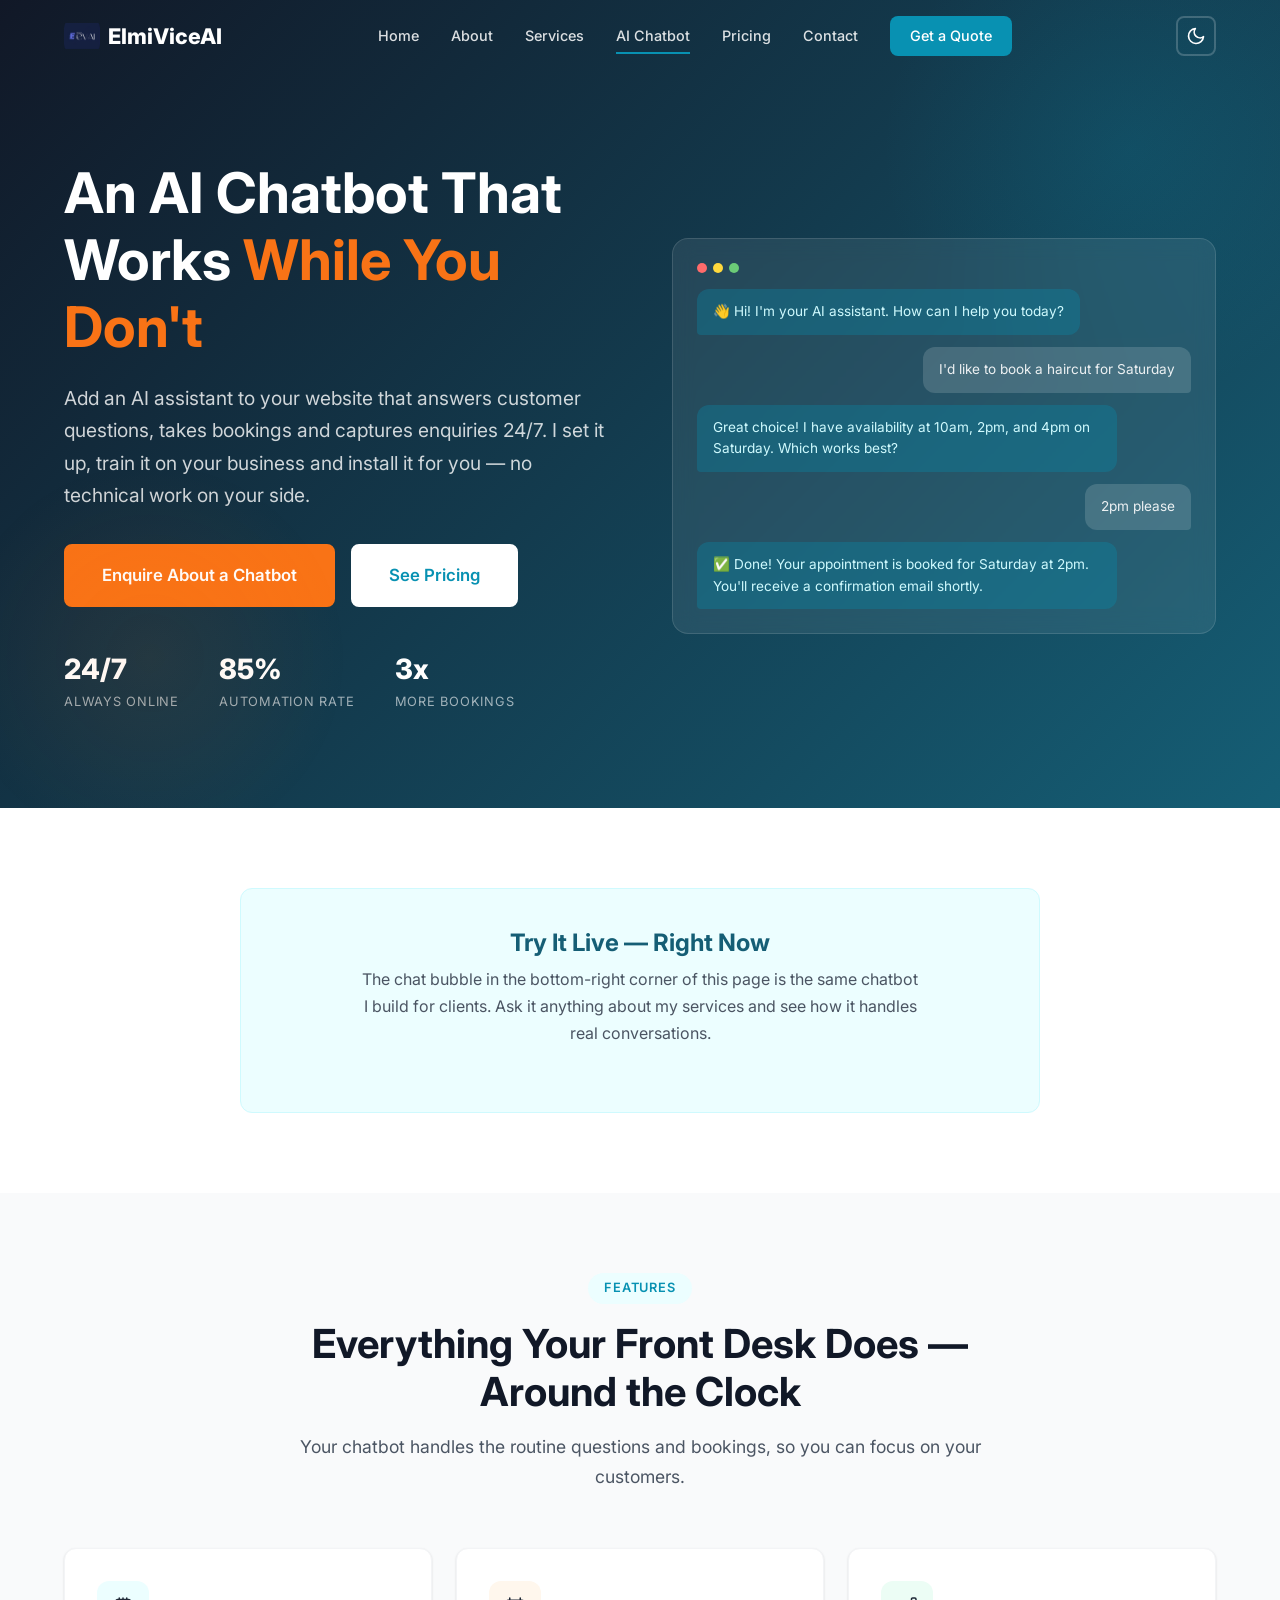
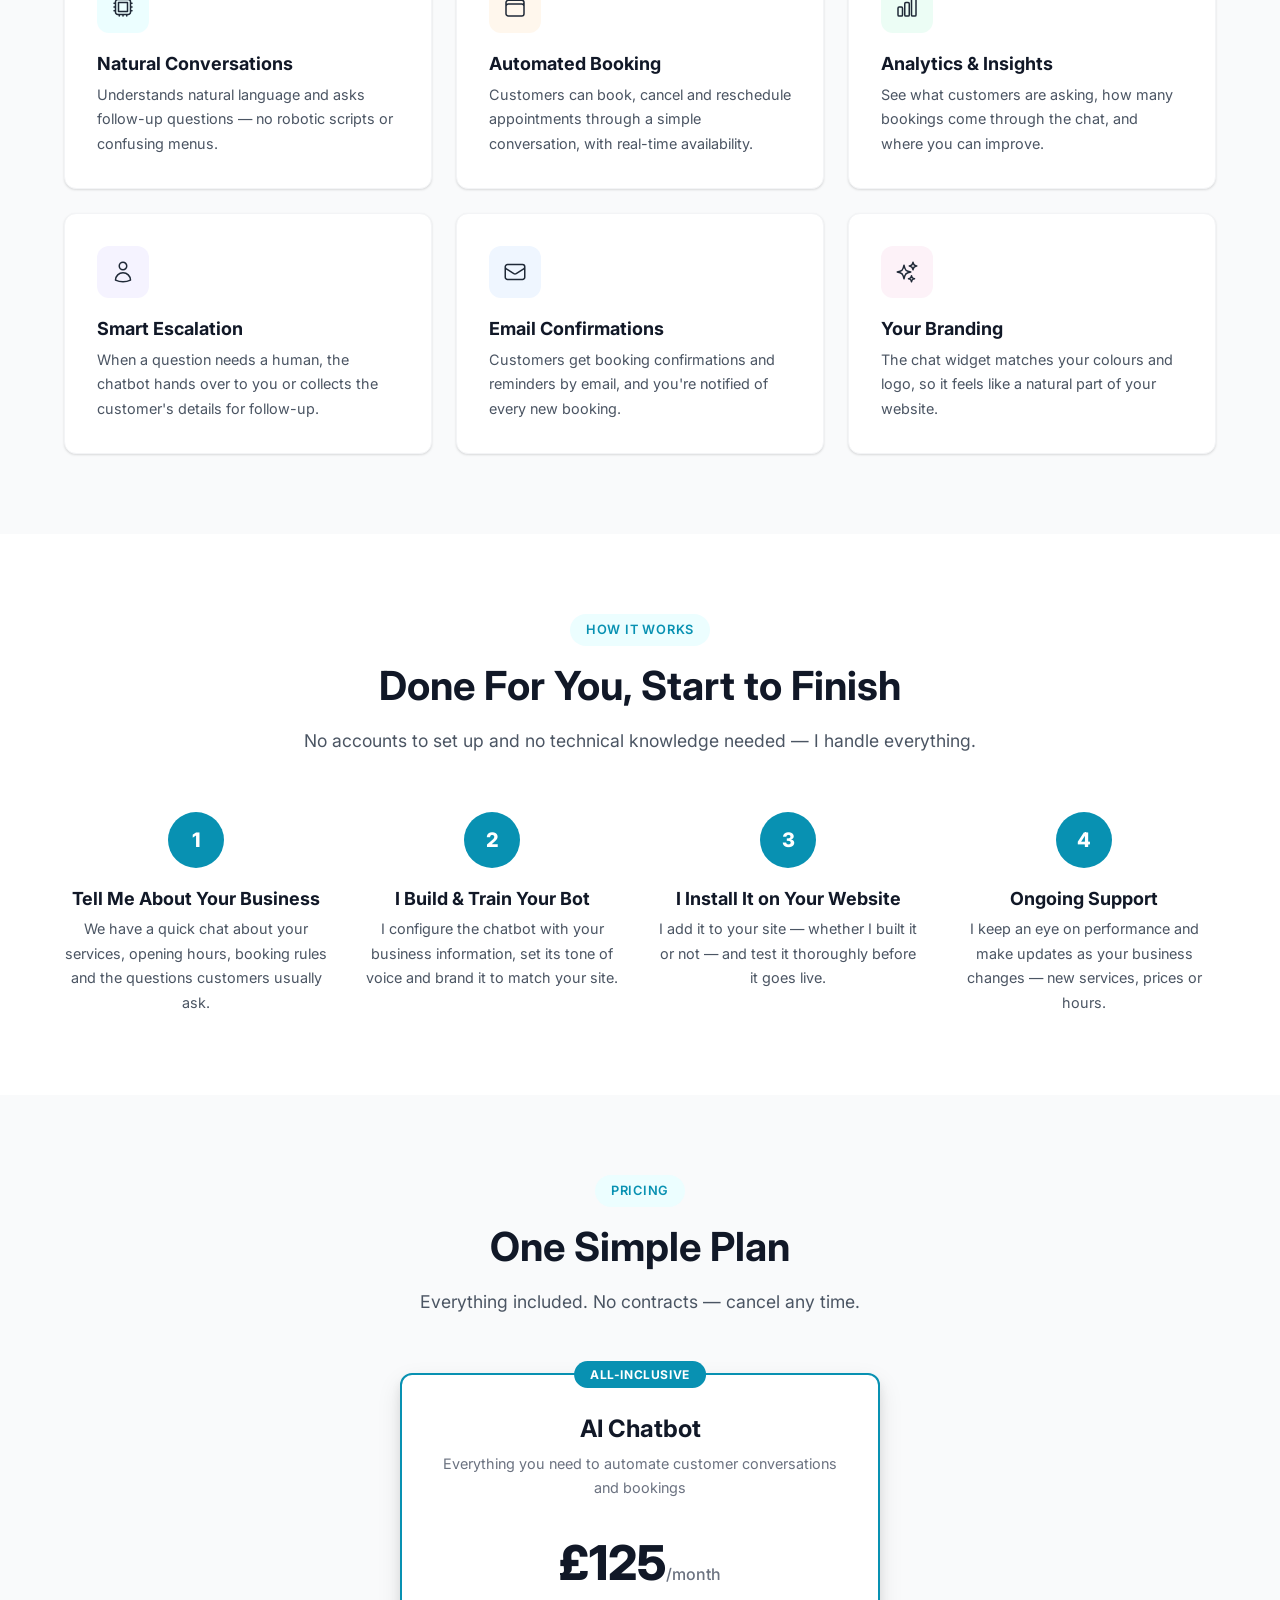
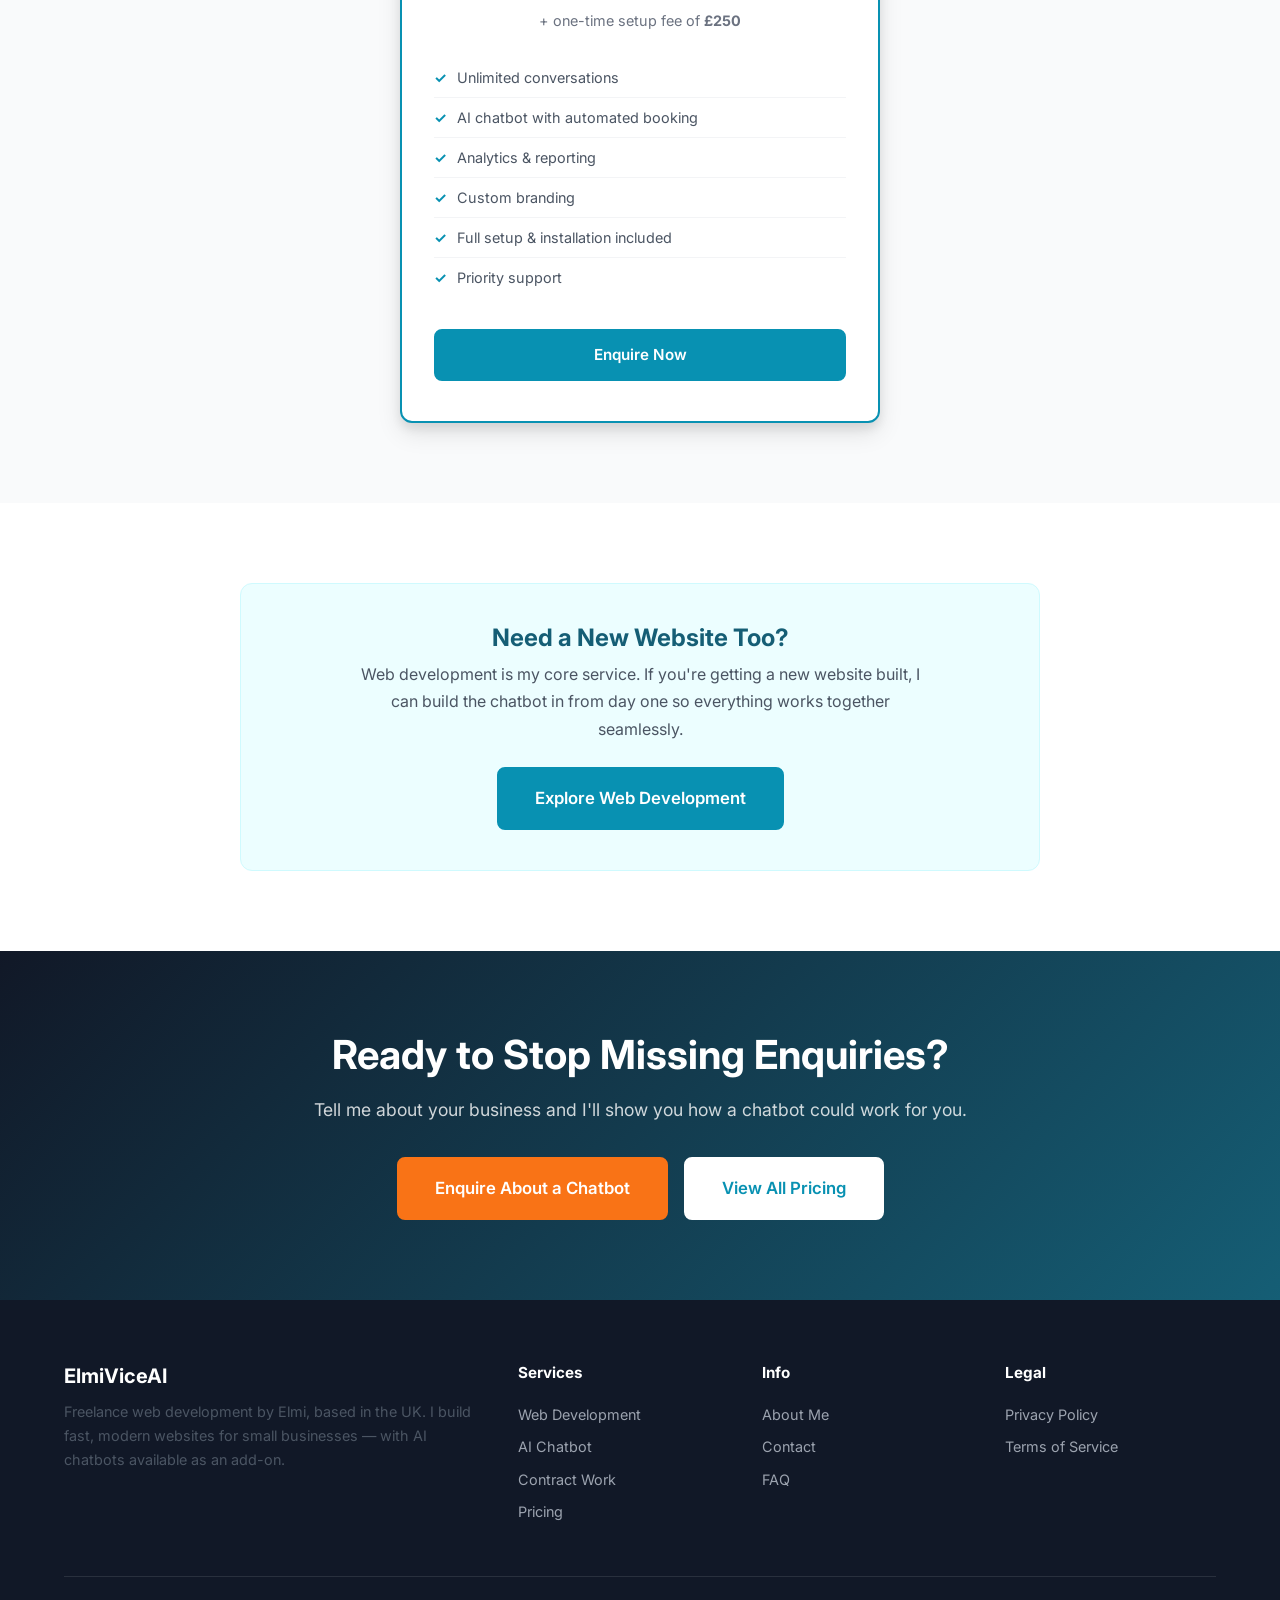
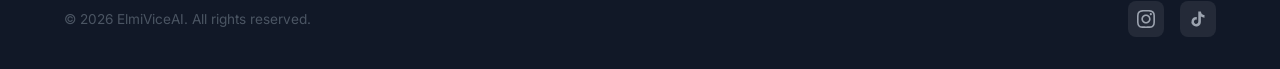
<file: chatbot.html>
<!DOCTYPE html>
<html lang="en">
<head>
    <meta charset="UTF-8">
    <meta name="viewport" content="width=device-width, initial-scale=1.0">
    <title>AI Chatbot — ElmiViceAI</title>
    <link rel="icon" type="image/jpeg" sizes="192x192" href="favicon.jpg">
    <link rel="icon" type="image/x-icon" href="favicon.ico">
    <link rel="apple-touch-icon" href="favicon.jpg">
    <meta name="description" content="Add an AI chatbot to your website that answers customer questions and takes bookings 24/7. Fully set up and installed for you — £125/month + £250 one-time setup.">
    <meta name="keywords" content="AI chatbot for website, booking chatbot, small business chatbot UK, website chat assistant, automated booking, ElmiViceAI chatbot">
    <meta name="author" content="ElmiViceAI">
    <meta name="robots" content="index, follow">
    <link rel="canonical" href="https://elmiviceai.com/chatbot.html">
    <meta property="og:type" content="website">
    <meta property="og:title" content="AI Chatbot — ElmiViceAI">
    <meta property="og:description" content="An AI chatbot for your website that answers questions and takes bookings 24/7 — fully set up and installed for you.">
    <meta property="og:url" content="https://elmiviceai.com/chatbot.html">
    <meta property="og:site_name" content="ElmiViceAI">
    <meta property="og:image" content="https://elmiviceai.com/logo.png">
    <meta name="twitter:card" content="summary_large_image">
    <meta name="twitter:title" content="AI Chatbot — ElmiViceAI">
    <meta name="twitter:description" content="An AI chatbot for your website that answers questions and takes bookings 24/7 — fully set up and installed for you.">
    <meta name="twitter:image" content="https://elmiviceai.com/logo.png">
    <link rel="preconnect" href="https://fonts.googleapis.com">
    <link rel="preconnect" href="https://fonts.gstatic.com" crossorigin>
    <link href="https://fonts.googleapis.com/css2?family=Inter:wght@400;500;600;700;800&display=swap" rel="stylesheet">
    <link rel="stylesheet" href="css/styles.css">
    <!-- Structured Data -->
    <script type="application/ld+json">
    {
        "@context": "https://schema.org",
        "@type": "Service",
        "name": "AI Chatbot",
        "serviceType": "AI chatbot setup and hosting",
        "description": "AI chatbot for your website that answers customer questions and handles bookings 24/7, fully set up, branded and installed for you.",
        "provider": {
            "@type": "ProfessionalService",
            "name": "ElmiViceAI",
            "url": "https://elmiviceai.com"
        },
        "areaServed": "Worldwide",
        "offers": {
            "@type": "Offer",
            "price": "125",
            "priceCurrency": "GBP",
            "description": "£125 per month plus a one-time £250 setup fee",
            "url": "https://elmiviceai.com/pricing.html#chatbot"
        }
    }
    </script>
</head>
<body>

    <!-- ==================== Navigation ==================== -->
    <nav class="navbar" id="navbar">
        <div class="container">
            <a href="index.html" class="nav-brand">
                <img src="logo.png" alt="ElmiViceAI" class="brand-icon">
                ElmiViceAI
            </a>
            <div class="nav-links" id="navLinks">
                <a href="index.html">Home</a>
                <a href="about.html">About</a>
                <a href="services.html">Services</a>
                <a href="chatbot.html" class="active">AI Chatbot</a>
                <a href="pricing.html">Pricing</a>
                <a href="contact.html">Contact</a>
                <a href="contact.html" class="nav-cta">Get a Quote</a>
            </div>
            <button class="theme-toggle" id="themeToggle" onclick="toggleTheme()" aria-label="Toggle dark mode">
                <svg class="icon-moon" xmlns="http://www.w3.org/2000/svg" fill="none" viewBox="0 0 24 24" stroke="currentColor" stroke-width="2"><path stroke-linecap="round" stroke-linejoin="round" d="M21 12.79A9 9 0 1 1 11.21 3a7 7 0 0 0 9.79 9.79z"/></svg>
                <svg class="icon-sun" xmlns="http://www.w3.org/2000/svg" fill="none" viewBox="0 0 24 24" stroke="currentColor" stroke-width="2"><circle cx="12" cy="12" r="5"/><path stroke-linecap="round" d="M12 1v2m0 18v2M4.22 4.22l1.42 1.42m12.72 12.72 1.42 1.42M1 12h2m18 0h2M4.22 19.78l1.42-1.42M18.36 5.64l1.42-1.42"/></svg>
            </button>
            <div class="nav-toggle" id="navToggle" onclick="toggleMobileMenu()">
                <span></span><span></span><span></span>
            </div>
        </div>
    </nav>

    <!-- ==================== Hero ==================== -->
    <section class="hero bg-gradient">
        <div class="container">
            <div class="hero-grid">
                <div class="hero-content">
                    <h1>An AI Chatbot That Works <span class="text-accent">While You Don't</span></h1>
                    <p class="hero-subtitle">
                        Add an AI assistant to your website that answers customer questions, takes bookings
                        and captures enquiries 24/7. I set it up, train it on your business and install it
                        for you — no technical work on your side.
                    </p>
                    <div class="hero-actions">
                        <a href="contact.html?interest=chatbot" class="btn btn-accent btn-lg">Enquire About a Chatbot</a>
                        <a href="pricing.html#chatbot" class="btn btn-white btn-lg">See Pricing</a>
                    </div>
                    <div class="hero-stats">
                        <div class="hero-stat">
                            <div class="number">24/7</div>
                            <div class="label">Always Online</div>
                        </div>
                        <div class="hero-stat">
                            <div class="number">85%</div>
                            <div class="label">Automation Rate</div>
                        </div>
                        <div class="hero-stat">
                            <div class="number">3x</div>
                            <div class="label">More Bookings</div>
                        </div>
                    </div>
                </div>
                <div class="hero-visual">
                    <div class="hero-mockup">
                        <div class="mockup-header">
                            <div class="mockup-dot"></div>
                            <div class="mockup-dot"></div>
                            <div class="mockup-dot"></div>
                        </div>
                        <div class="mockup-chat">
                            <div class="mockup-msg bot">👋 Hi! I'm your AI assistant. How can I help you today?</div>
                            <div class="mockup-msg user">I'd like to book a haircut for Saturday</div>
                            <div class="mockup-msg bot">Great choice! I have availability at 10am, 2pm, and 4pm on Saturday. Which works best?</div>
                            <div class="mockup-msg user">2pm please</div>
                            <div class="mockup-msg bot">✅ Done! Your appointment is booked for Saturday at 2pm. You'll receive a confirmation email shortly.</div>
                        </div>
                    </div>
                </div>
            </div>
        </div>
    </section>

    <!-- ==================== Live Demo ==================== -->
    <section class="section">
        <div class="container">
            <div class="callout reveal">
                <h3>Try It Live — Right Now</h3>
                <p>The chat bubble in the bottom-right corner of this page is the same chatbot I build for clients. Ask it anything about my services and see how it handles real conversations.</p>
            </div>
        </div>
    </section>

    <!-- ==================== Features ==================== -->
    <section class="section bg-light">
        <div class="container">
            <div class="section-header reveal">
                <span class="badge">Features</span>
                <h2>Everything Your Front Desk Does — Around the Clock</h2>
                <p>Your chatbot handles the routine questions and bookings, so you can focus on your customers.</p>
            </div>
            <div class="features-grid">
                <div class="feature-card reveal">
                    <div class="feature-icon teal"><svg xmlns="http://www.w3.org/2000/svg" width="24" height="24" fill="none" viewBox="0 0 24 24" stroke="currentColor" stroke-width="1.5"><path stroke-linecap="round" stroke-linejoin="round" d="M8.25 3v1.5M4.5 8.25H3m18 0h-1.5M4.5 12H3m18 0h-1.5m-15 3.75H3m18 0h-1.5M8.25 19.5V21M12 3v1.5m0 15V21m3.75-18v1.5m0 15V21m-9-1.5h10.5a2.25 2.25 0 0 0 2.25-2.25V6.75a2.25 2.25 0 0 0-2.25-2.25H6.75A2.25 2.25 0 0 0 4.5 6.75v10.5a2.25 2.25 0 0 0 2.25 2.25Zm.75-12h9v9h-9v-9Z"/></svg></div>
                    <h4>Natural Conversations</h4>
                    <p>Understands natural language and asks follow-up questions — no robotic scripts or confusing menus.</p>
                </div>
                <div class="feature-card reveal">
                    <div class="feature-icon orange"><svg xmlns="http://www.w3.org/2000/svg" width="24" height="24" fill="none" viewBox="0 0 24 24" stroke="currentColor" stroke-width="1.5"><path stroke-linecap="round" stroke-linejoin="round" d="M6.75 3v2.25M17.25 3v2.25M3 18.75V7.5a2.25 2.25 0 0 1 2.25-2.25h13.5A2.25 2.25 0 0 1 21 7.5v11.25m-18 0A2.25 2.25 0 0 0 5.25 21h13.5A2.25 2.25 0 0 0 21 18.75m-18 0v-7.5A2.25 2.25 0 0 1 5.25 9h13.5A2.25 2.25 0 0 1 21 11.25v7.5"/></svg></div>
                    <h4>Automated Booking</h4>
                    <p>Customers can book, cancel and reschedule appointments through a simple conversation, with real-time availability.</p>
                </div>
                <div class="feature-card reveal">
                    <div class="feature-icon green"><svg xmlns="http://www.w3.org/2000/svg" width="24" height="24" fill="none" viewBox="0 0 24 24" stroke="currentColor" stroke-width="1.5"><path stroke-linecap="round" stroke-linejoin="round" d="M3 13.125C3 12.504 3.504 12 4.125 12h2.25c.621 0 1.125.504 1.125 1.125v6.75C7.5 20.496 6.996 21 6.375 21h-2.25A1.125 1.125 0 0 1 3 19.875v-6.75ZM9.75 8.625c0-.621.504-1.125 1.125-1.125h2.25c.621 0 1.125.504 1.125 1.125v11.25c0 .621-.504 1.125-1.125 1.125h-2.25a1.125 1.125 0 0 1-1.125-1.125V8.625ZM16.5 4.125c0-.621.504-1.125 1.125-1.125h2.25C20.496 3 21 3.504 21 4.125v15.75c0 .621-.504 1.125-1.125 1.125h-2.25a1.125 1.125 0 0 1-1.125-1.125V4.125Z"/></svg></div>
                    <h4>Analytics &amp; Insights</h4>
                    <p>See what customers are asking, how many bookings come through the chat, and where you can improve.</p>
                </div>
                <div class="feature-card reveal">
                    <div class="feature-icon purple"><svg xmlns="http://www.w3.org/2000/svg" width="24" height="24" fill="none" viewBox="0 0 24 24" stroke="currentColor" stroke-width="1.5"><path stroke-linecap="round" stroke-linejoin="round" d="M15.75 6a3.75 3.75 0 1 1-7.5 0 3.75 3.75 0 0 1 7.5 0ZM4.501 20.118a7.5 7.5 0 0 1 14.998 0A17.933 17.933 0 0 1 12 21.75c-2.676 0-5.216-.584-7.499-1.632Z"/></svg></div>
                    <h4>Smart Escalation</h4>
                    <p>When a question needs a human, the chatbot hands over to you or collects the customer's details for follow-up.</p>
                </div>
                <div class="feature-card reveal">
                    <div class="feature-icon blue"><svg xmlns="http://www.w3.org/2000/svg" width="24" height="24" fill="none" viewBox="0 0 24 24" stroke="currentColor" stroke-width="1.5"><path stroke-linecap="round" stroke-linejoin="round" d="M21.75 6.75v10.5a2.25 2.25 0 0 1-2.25 2.25h-15a2.25 2.25 0 0 1-2.25-2.25V6.75m19.5 0A2.25 2.25 0 0 0 19.5 4.5h-15a2.25 2.25 0 0 0-2.25 2.25m19.5 0v.243a2.25 2.25 0 0 1-1.07 1.916l-7.5 4.615a2.25 2.25 0 0 1-2.36 0L3.32 8.91a2.25 2.25 0 0 1-1.07-1.916V6.75"/></svg></div>
                    <h4>Email Confirmations</h4>
                    <p>Customers get booking confirmations and reminders by email, and you're notified of every new booking.</p>
                </div>
                <div class="feature-card reveal">
                    <div class="feature-icon pink"><svg xmlns="http://www.w3.org/2000/svg" width="24" height="24" fill="none" viewBox="0 0 24 24" stroke="currentColor" stroke-width="1.5"><path stroke-linecap="round" stroke-linejoin="round" d="M9.813 15.904 9 18.75l-.813-2.846a4.5 4.5 0 0 0-3.09-3.09L2.25 12l2.846-.813a4.5 4.5 0 0 0 3.09-3.09L9 5.25l.813 2.846a4.5 4.5 0 0 0 3.09 3.09L15.75 12l-2.846.813a4.5 4.5 0 0 0-3.09 3.09ZM18.259 8.715 18 9.75l-.259-1.035a3.375 3.375 0 0 0-2.455-2.456L14.25 6l1.036-.259a3.375 3.375 0 0 0 2.455-2.456L18 2.25l.259 1.035a3.375 3.375 0 0 0 2.456 2.456L21.75 6l-1.035.259a3.375 3.375 0 0 0-2.456 2.456ZM16.894 20.567 16.5 21.75l-.394-1.183a2.25 2.25 0 0 0-1.423-1.423L13.5 18.75l1.183-.394a2.25 2.25 0 0 0 1.423-1.423l.394-1.183.394 1.183a2.25 2.25 0 0 0 1.423 1.423l1.183.394-1.183.394a2.25 2.25 0 0 0-1.423 1.423Z"/></svg></div>
                    <h4>Your Branding</h4>
                    <p>The chat widget matches your colours and logo, so it feels like a natural part of your website.</p>
                </div>
            </div>
        </div>
    </section>

    <!-- ==================== How It Works ==================== -->
    <section class="section">
        <div class="container">
            <div class="section-header reveal">
                <span class="badge">How It Works</span>
                <h2>Done For You, Start to Finish</h2>
                <p>No accounts to set up and no technical knowledge needed — I handle everything.</p>
            </div>
            <div class="steps-grid">
                <div class="step-card reveal">
                    <div class="step-number">1</div>
                    <h4>Tell Me About Your Business</h4>
                    <p>We have a quick chat about your services, opening hours, booking rules and the questions customers usually ask.</p>
                </div>
                <div class="step-card reveal">
                    <div class="step-number">2</div>
                    <h4>I Build &amp; Train Your Bot</h4>
                    <p>I configure the chatbot with your business information, set its tone of voice and brand it to match your site.</p>
                </div>
                <div class="step-card reveal">
                    <div class="step-number">3</div>
                    <h4>I Install It on Your Website</h4>
                    <p>I add it to your site — whether I built it or not — and test it thoroughly before it goes live.</p>
                </div>
                <div class="step-card reveal">
                    <div class="step-number">4</div>
                    <h4>Ongoing Support</h4>
                    <p>I keep an eye on performance and make updates as your business changes — new services, prices or hours.</p>
                </div>
            </div>
        </div>
    </section>

    <!-- ==================== Pricing Summary ==================== -->
    <section class="section bg-light">
        <div class="container">
            <div class="section-header reveal">
                <span class="badge">Pricing</span>
                <h2>One Simple Plan</h2>
                <p>Everything included. No contracts — cancel any time.</p>
            </div>
            <div style="max-width: 480px; margin: 0 auto;">
                <div class="pricing-card popular reveal">
                    <div class="popular-badge">All-Inclusive</div>
                    <h3>AI Chatbot</h3>
                    <p class="price-description">Everything you need to automate customer conversations and bookings</p>
                    <div class="price">£125<span>/month</span></div>
                    <p class="price-note">+ one-time setup fee of <strong>£250</strong></p>
                    <ul class="pricing-features">
                        <li><span class="check">✓</span> Unlimited conversations</li>
                        <li><span class="check">✓</span> AI chatbot with automated booking</li>
                        <li><span class="check">✓</span> Analytics &amp; reporting</li>
                        <li><span class="check">✓</span> Custom branding</li>
                        <li><span class="check">✓</span> Full setup &amp; installation included</li>
                        <li><span class="check">✓</span> Priority support</li>
                    </ul>
                    <a href="contact.html?interest=chatbot" class="btn btn-primary">Enquire Now</a>
                </div>
            </div>
        </div>
    </section>

    <!-- ==================== Pair With a Website ==================== -->
    <section class="section">
        <div class="container">
            <div class="callout reveal">
                <h3>Need a New Website Too?</h3>
                <p>Web development is my core service. If you're getting a new website built, I can build the chatbot in from day one so everything works together seamlessly.</p>
                <a href="services.html#web-development" class="btn btn-primary btn-lg">Explore Web Development</a>
            </div>
        </div>
    </section>

    <!-- ==================== CTA ==================== -->
    <section class="cta-section bg-gradient">
        <div class="container">
            <h2>Ready to Stop Missing Enquiries?</h2>
            <p>Tell me about your business and I'll show you how a chatbot could work for you.</p>
            <div class="cta-actions">
                <a href="contact.html?interest=chatbot" class="btn btn-accent btn-lg">Enquire About a Chatbot</a>
                <a href="pricing.html" class="btn btn-white btn-lg">View All Pricing</a>
            </div>
        </div>
    </section>

    <!-- ==================== Footer ==================== -->
    <footer class="footer">
        <div class="container">
            <div class="footer-grid">
                <div class="footer-brand">
                    <h3>ElmiViceAI</h3>
                    <p>Freelance web development by Elmi, based in the UK. I build fast, modern websites for small businesses — with AI chatbots available as an add-on.</p>
                </div>
                <div class="footer-col">
                    <h4>Services</h4>
                    <a href="services.html#web-development">Web Development</a>
                    <a href="chatbot.html">AI Chatbot</a>
                    <a href="services.html#contract-work">Contract Work</a>
                    <a href="pricing.html">Pricing</a>
                </div>
                <div class="footer-col">
                    <h4>Info</h4>
                    <a href="about.html">About Me</a>
                    <a href="contact.html">Contact</a>
                    <a href="pricing.html#faq">FAQ</a>
                </div>
                <div class="footer-col">
                    <h4>Legal</h4>
                    <a href="privacy.html">Privacy Policy</a>
                    <a href="terms.html">Terms of Service</a>
                </div>
            </div>
            <div class="footer-bottom">
                <p>&copy; 2026 ElmiViceAI. All rights reserved.</p>
                <div class="footer-social">
                    <a href="https://www.instagram.com/elmiviceai?igsh=MTl4Y3VsOW04Mzd3MQ==" title="Instagram" target="_blank" rel="noopener"><svg xmlns="http://www.w3.org/2000/svg" width="18" height="18" viewBox="0 0 24 24" fill="currentColor"><path d="M12 2.163c3.204 0 3.584.012 4.85.07 3.252.148 4.771 1.691 4.919 4.919.058 1.265.069 1.645.069 4.849 0 3.205-.012 3.584-.069 4.849-.149 3.225-1.664 4.771-4.919 4.919-1.266.058-1.644.07-4.85.07-3.204 0-3.584-.012-4.849-.07-3.26-.149-4.771-1.699-4.919-4.92-.058-1.265-.07-1.644-.07-4.849 0-3.204.013-3.583.07-4.849.149-3.227 1.664-4.771 4.919-4.919 1.266-.057 1.645-.069 4.849-.069zm0-2.163c-3.259 0-3.667.014-4.947.072-4.358.2-6.78 2.618-6.98 6.98-.059 1.281-.073 1.689-.073 4.948 0 3.259.014 3.668.072 4.948.2 4.358 2.618 6.78 6.98 6.98 1.281.058 1.689.072 4.948.072 3.259 0 3.668-.014 4.948-.072 4.354-.2 6.782-2.618 6.979-6.98.059-1.28.073-1.689.073-4.948 0-3.259-.014-3.667-.072-4.947-.196-4.354-2.617-6.78-6.979-6.98-1.281-.059-1.69-.073-4.949-.073zm0 5.838c-3.403 0-6.162 2.759-6.162 6.162s2.759 6.163 6.162 6.163 6.162-2.759 6.162-6.163c0-3.403-2.759-6.162-6.162-6.162zm0 10.162c-2.209 0-4-1.79-4-4 0-2.209 1.791-4 4-4s4 1.791 4 4c0 2.21-1.791 4-4 4zm6.406-11.845c-.796 0-1.441.645-1.441 1.44s.645 1.44 1.441 1.44c.795 0 1.439-.645 1.439-1.44s-.644-1.44-1.439-1.44z"/></svg></a>
                    <a href="https://www.tiktok.com/@elmiviceai?_r=1&_t=ZN-94T0yqR3EeM" title="TikTok" target="_blank" rel="noopener"><svg xmlns="http://www.w3.org/2000/svg" width="18" height="18" viewBox="0 0 24 24" fill="currentColor"><path d="M19.59 6.69a4.83 4.83 0 0 1-3.77-4.25V2h-3.45v13.67a2.89 2.89 0 0 1-5.2 1.74 2.89 2.89 0 0 1 2.31-4.64 2.93 2.93 0 0 1 .88.13V9.4a6.84 6.84 0 0 0-1-.05A6.33 6.33 0 0 0 5 20.1a6.34 6.34 0 0 0 10.86-4.43v-7a8.16 8.16 0 0 0 4.77 1.52v-3.4a4.85 4.85 0 0 1-1-.1z"/></svg></a>
                </div>
            </div>
        </div>
    </footer>

    <!-- AI Chatbot Widget -->
    <script>
      (function() {
        var w = document.createElement('script');
        w.src = 'https://elmiviseai-platform.onrender.com/static/widget.js';
        w.setAttribute('data-business-id', '2');
        w.setAttribute('data-position', 'bottom-right');
        w.async = true;
        document.body.appendChild(w);
      })();
    </script>

    <script src="js/main.js"></script>
</body>
</html>
</file>
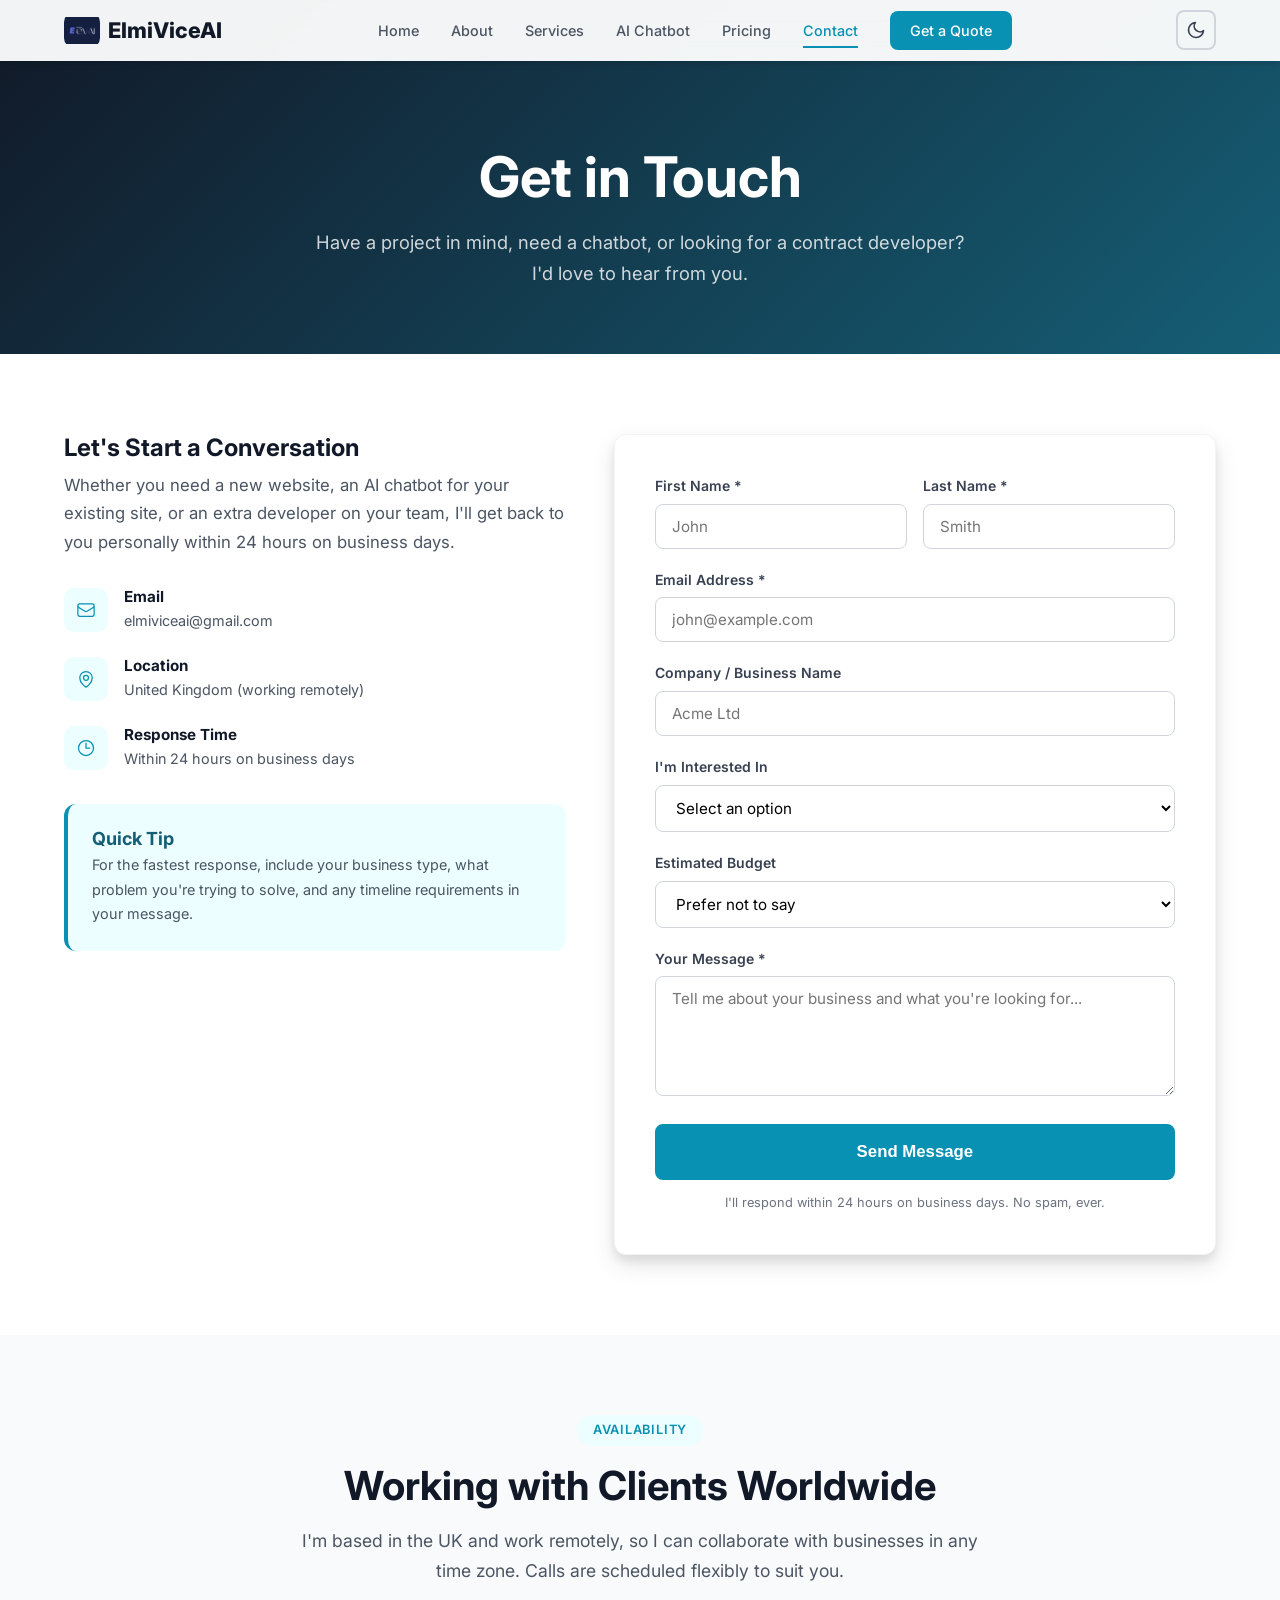
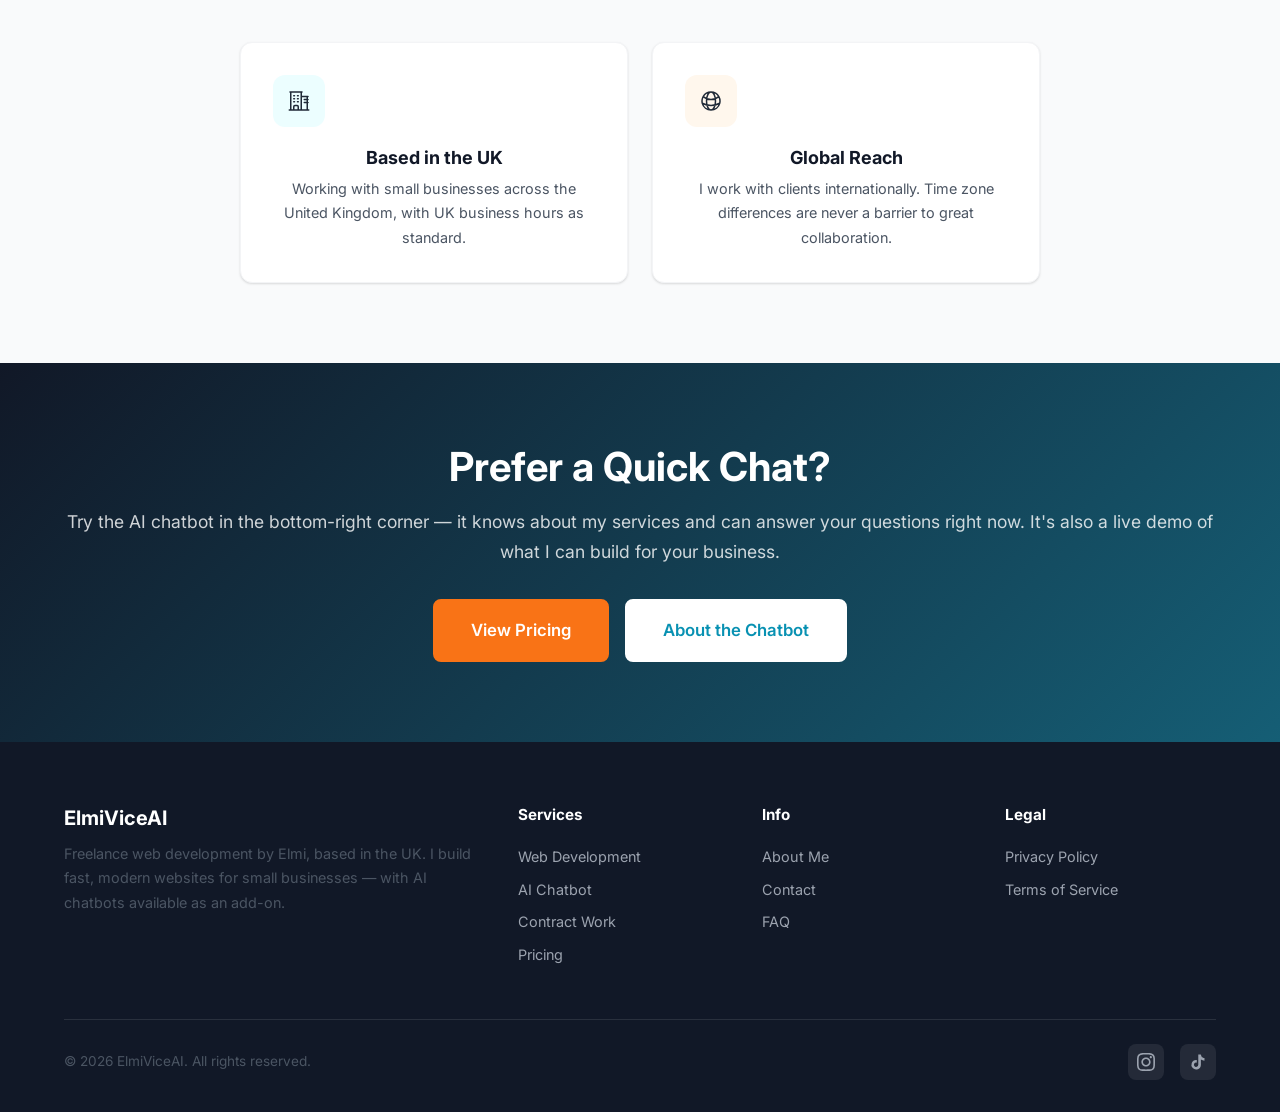
<file: contact.html>
<!DOCTYPE html>
<html lang="en">
<head>
    <meta charset="UTF-8">
    <meta name="viewport" content="width=device-width, initial-scale=1.0">
    <title>Contact — ElmiViceAI</title>
    <link rel="icon" type="image/jpeg" sizes="192x192" href="favicon.jpg">
    <link rel="icon" type="image/x-icon" href="favicon.ico">
    <link rel="apple-touch-icon" href="favicon.jpg">
    <meta name="description" content="Get in touch with ElmiViceAI for a free, fixed-price web development quote, an AI chatbot for your website, or freelance and contract work.">
    <meta name="keywords" content="contact ElmiViceAI, web development quote, hire freelance web developer UK, contract web developer, AI chatbot enquiry">
    <meta name="author" content="ElmiViceAI">
    <meta name="robots" content="index, follow">
    <link rel="canonical" href="https://elmiviceai.com/contact.html">
    <meta property="og:type" content="website">
    <meta property="og:title" content="Contact — ElmiViceAI">
    <meta property="og:description" content="Get a free, fixed-price web development quote, ask about an AI chatbot, or discuss freelance and contract work.">
    <meta property="og:url" content="https://elmiviceai.com/contact.html">
    <meta property="og:site_name" content="ElmiViceAI">
    <meta property="og:image" content="https://elmiviceai.com/logo.png">
    <meta name="twitter:card" content="summary_large_image">
    <meta name="twitter:title" content="Contact — ElmiViceAI">
    <meta name="twitter:description" content="Get a free, fixed-price web development quote, ask about an AI chatbot, or discuss freelance and contract work.">
    <meta name="twitter:image" content="https://elmiviceai.com/logo.png">
    <link rel="preconnect" href="https://fonts.googleapis.com">
    <link rel="preconnect" href="https://fonts.gstatic.com" crossorigin>
    <link href="https://fonts.googleapis.com/css2?family=Inter:wght@400;500;600;700;800&display=swap" rel="stylesheet">
    <link rel="stylesheet" href="css/styles.css">
</head>
<body>

    <!-- ==================== Navigation ==================== -->
    <nav class="navbar scrolled" id="navbar">
        <div class="container">
            <a href="index.html" class="nav-brand">
                <img src="logo.png" alt="ElmiViceAI" class="brand-icon">
                ElmiViceAI
            </a>
            <div class="nav-links" id="navLinks">
                <a href="index.html">Home</a>
                <a href="about.html">About</a>
                <a href="services.html">Services</a>
                <a href="chatbot.html">AI Chatbot</a>
                <a href="pricing.html">Pricing</a>
                <a href="contact.html" class="active">Contact</a>
                <a href="contact.html" class="nav-cta">Get a Quote</a>
            </div>
            <button class="theme-toggle" id="themeToggle" onclick="toggleTheme()" aria-label="Toggle dark mode">
                <svg class="icon-moon" xmlns="http://www.w3.org/2000/svg" fill="none" viewBox="0 0 24 24" stroke="currentColor" stroke-width="2"><path stroke-linecap="round" stroke-linejoin="round" d="M21 12.79A9 9 0 1 1 11.21 3a7 7 0 0 0 9.79 9.79z"/></svg>
                <svg class="icon-sun" xmlns="http://www.w3.org/2000/svg" fill="none" viewBox="0 0 24 24" stroke="currentColor" stroke-width="2"><circle cx="12" cy="12" r="5"/><path stroke-linecap="round" d="M12 1v2m0 18v2M4.22 4.22l1.42 1.42m12.72 12.72 1.42 1.42M1 12h2m18 0h2M4.22 19.78l1.42-1.42M18.36 5.64l1.42-1.42"/></svg>
            </button>
            <div class="nav-toggle" id="navToggle" onclick="toggleMobileMenu()">
                <span></span><span></span><span></span>
            </div>
        </div>
    </nav>

    <!-- ==================== Hero ==================== -->
    <section class="page-hero bg-gradient">
        <div class="container">
            <h1>Get in Touch</h1>
            <p>Have a project in mind, need a chatbot, or looking for a contract developer? I'd love to hear from you.</p>
        </div>
    </section>

    <!-- ==================== Contact Form Section ==================== -->
    <section class="section">
        <div class="container">
            <div class="contact-grid">

                <!-- Contact Info -->
                <div class="reveal">
                    <h3 style="margin-bottom: 0.5rem;">Let's Start a Conversation</h3>
                    <p style="margin-bottom: 2rem; font-size: 1.05rem;">Whether you need a new website, an AI chatbot for your existing site, or an extra developer on your team, I'll get back to you personally within 24 hours on business days.</p>

                    <div class="contact-info-card">
                        <div class="contact-info-icon"><svg xmlns="http://www.w3.org/2000/svg" width="20" height="20" fill="none" viewBox="0 0 24 24" stroke="currentColor" stroke-width="1.5"><path stroke-linecap="round" stroke-linejoin="round" d="M21.75 6.75v10.5a2.25 2.25 0 0 1-2.25 2.25h-15a2.25 2.25 0 0 1-2.25-2.25V6.75m19.5 0A2.25 2.25 0 0 0 19.5 4.5h-15a2.25 2.25 0 0 0-2.25 2.25m19.5 0v.243a2.25 2.25 0 0 1-1.07 1.916l-7.5 4.615a2.25 2.25 0 0 1-2.36 0L3.32 8.91a2.25 2.25 0 0 1-1.07-1.916V6.75"/></svg></div>
                        <div class="contact-info-text">
                            <h4>Email</h4>
                            <p>elmiviceai@gmail.com</p>
                        </div>
                    </div>

                    <div class="contact-info-card">
                        <div class="contact-info-icon"><svg xmlns="http://www.w3.org/2000/svg" width="20" height="20" fill="none" viewBox="0 0 24 24" stroke="currentColor" stroke-width="1.5"><path stroke-linecap="round" stroke-linejoin="round" d="M15 10.5a3 3 0 1 1-6 0 3 3 0 0 1 6 0Z"/><path stroke-linecap="round" stroke-linejoin="round" d="M19.5 10.5c0 7.142-7.5 11.25-7.5 11.25S4.5 17.642 4.5 10.5a7.5 7.5 0 1 1 15 0Z"/></svg></div>
                        <div class="contact-info-text">
                            <h4>Location</h4>
                            <p>United Kingdom (working remotely)</p>
                        </div>
                    </div>

                    <div class="contact-info-card">
                        <div class="contact-info-icon"><svg xmlns="http://www.w3.org/2000/svg" width="20" height="20" fill="none" viewBox="0 0 24 24" stroke="currentColor" stroke-width="1.5"><path stroke-linecap="round" stroke-linejoin="round" d="M12 6v6h4.5m4.5 0a9 9 0 1 1-18 0 9 9 0 0 1 18 0Z"/></svg></div>
                        <div class="contact-info-text">
                            <h4>Response Time</h4>
                            <p>Within 24 hours on business days</p>
                        </div>
                    </div>

                    <div style="margin-top: 2rem; padding: 1.5rem; background: var(--primary-50); border-radius: var(--radius); border-left: 4px solid var(--primary);">
                        <h4 style="margin-bottom: 0.25rem; color: var(--primary-darker);">Quick Tip</h4>
                        <p style="font-size: 0.9rem; color: var(--gray-600);">For the fastest response, include your business type, what problem you're trying to solve, and any timeline requirements in your message.</p>
                    </div>
                </div>

                <!-- Form -->
                <div class="contact-form reveal">
                    <form id="contactForm" onsubmit="handleContactSubmit(event)">
                        <div class="form-row">
                            <div class="form-group">
                                <label for="firstName">First Name *</label>
                                <input type="text" id="firstName" name="firstName" required placeholder="John">
                            </div>
                            <div class="form-group">
                                <label for="lastName">Last Name *</label>
                                <input type="text" id="lastName" name="lastName" required placeholder="Smith">
                            </div>
                        </div>
                        <div class="form-group">
                            <label for="email">Email Address *</label>
                            <input type="email" id="email" name="email" required placeholder="john@example.com">
                        </div>
                        <div class="form-group">
                            <label for="company">Company / Business Name</label>
                            <input type="text" id="company" name="company" placeholder="Acme Ltd">
                        </div>
                        <div class="form-group">
                            <label for="interest">I'm Interested In</label>
                            <select id="interest" name="interest">
                                <option value="">Select an option</option>
                                <option value="web-development">Web Development (new website or web app)</option>
                                <option value="redesign">Website Redesign</option>
                                <option value="chatbot">AI Chatbot Add-On</option>
                                <option value="website-and-chatbot">Website + AI Chatbot</option>
                                <option value="contract">Freelance / Contract Work</option>
                                <option value="other">Other / General Enquiry</option>
                            </select>
                        </div>
                        <div class="form-group">
                            <label for="budget">Estimated Budget</label>
                            <select id="budget" name="budget">
                                <option value="">Prefer not to say</option>
                                <option value="<1000">Under £1,000</option>
                                <option value="1000-5000">£1,000 — £5,000</option>
                                <option value="5000-15000">£5,000 — £15,000</option>
                                <option value="15000+">£15,000+</option>
                                <option value="chatbot-plan">Chatbot plan (£125/month + £250 setup)</option>
                                <option value="contract-rate">Contract / day rate</option>
                            </select>
                        </div>
                        <div class="form-group">
                            <label for="message">Your Message *</label>
                            <textarea id="message" name="message" required placeholder="Tell me about your business and what you're looking for..."></textarea>
                        </div>
                        <button type="submit" class="btn btn-primary btn-lg" style="width: 100%;" id="submitBtn">Send Message</button>
                        <p style="font-size: 0.8rem; color: var(--gray-500); margin-top: 0.75rem; text-align: center;">
                            I'll respond within 24 hours on business days. No spam, ever.
                        </p>
                    </form>

                    <!-- Success State -->
                    <div id="formSuccess" style="display: none; text-align: center; padding: 3rem 1rem;">
                        <div style="margin-bottom: 1rem;"><svg xmlns="http://www.w3.org/2000/svg" width="48" height="48" fill="none" viewBox="0 0 24 24" stroke="var(--success, #10b981)" stroke-width="1.5"><path stroke-linecap="round" stroke-linejoin="round" d="M9 12.75 11.25 15 15 9.75M21 12a9 9 0 1 1-18 0 9 9 0 0 1 18 0Z"/></svg></div>
                        <h3 style="margin-bottom: 0.5rem;">Message Sent!</h3>
                        <p>Thank you for reaching out. I'll get back to you within 24 hours on business days.</p>
                        <button class="btn btn-primary" style="margin-top: 1.5rem;" onclick="resetContactForm()">Send Another Message</button>
                    </div>
                </div>

            </div>
        </div>
    </section>

    <!-- ==================== Map / Office placeholder ==================== -->
    <section class="section bg-light">
        <div class="container" style="text-align: center;">
            <div class="section-header reveal">
                <span class="badge">Availability</span>
                <h2>Working with Clients Worldwide</h2>
                <p>I'm based in the UK and work remotely, so I can collaborate with businesses in any time zone. Calls are scheduled flexibly to suit you.</p>
            </div>
            <div class="features-grid" style="max-width: 800px; margin: 0 auto;">
                <div class="feature-card reveal">
                    <div class="feature-icon teal"><svg xmlns="http://www.w3.org/2000/svg" width="24" height="24" fill="none" viewBox="0 0 24 24" stroke="currentColor" stroke-width="1.5"><path stroke-linecap="round" stroke-linejoin="round" d="M2.25 21h19.5m-18-18v18m10.5-18v18m6-13.5V21M6.75 6.75h.75m-.75 3h.75m-.75 3h.75m3-6h.75m-.75 3h.75m-.75 3h.75M6.75 21v-3.375c0-.621.504-1.125 1.125-1.125h2.25c.621 0 1.125.504 1.125 1.125V21M3 3h12m-.75 4.5H21m-3.75 3H21m-3.75 3H21"/></svg></div>
                    <h4>Based in the UK</h4>
                    <p>Working with small businesses across the United Kingdom, with UK business hours as standard.</p>
                </div>
                <div class="feature-card reveal">
                    <div class="feature-icon orange"><svg xmlns="http://www.w3.org/2000/svg" width="24" height="24" fill="none" viewBox="0 0 24 24" stroke="currentColor" stroke-width="1.5"><path stroke-linecap="round" stroke-linejoin="round" d="M12 21a9.004 9.004 0 0 0 8.716-6.747M12 21a9.004 9.004 0 0 1-8.716-6.747M12 21c2.485 0 4.5-4.03 4.5-9S14.485 3 12 3m0 18c-2.485 0-4.5-4.03-4.5-9S9.515 3 12 3m0 0a8.997 8.997 0 0 1 7.843 4.582M12 3a8.997 8.997 0 0 0-7.843 4.582m15.686 0A11.953 11.953 0 0 1 12 10.5c-2.998 0-5.74-1.1-7.843-2.918m15.686 0A8.959 8.959 0 0 1 21 12c0 .778-.099 1.533-.284 2.253m0 0A17.919 17.919 0 0 1 12 16.5a17.92 17.92 0 0 1-8.716-2.247m0 0A8.966 8.966 0 0 1 3 12c0-1.264.26-2.467.732-3.558"/></svg></div>
                    <h4>Global Reach</h4>
                    <p>I work with clients internationally. Time zone differences are never a barrier to great collaboration.</p>
                </div>
            </div>
        </div>
    </section>

    <!-- ==================== CTA ==================== -->
    <section class="cta-section bg-gradient">
        <div class="container">
            <h2>Prefer a Quick Chat?</h2>
            <p>Try the AI chatbot in the bottom-right corner — it knows about my services and can answer your questions right now. It's also a live demo of what I can build for your business.</p>
            <div class="cta-actions">
                <a href="pricing.html" class="btn btn-accent btn-lg">View Pricing</a>
                <a href="chatbot.html" class="btn btn-white btn-lg">About the Chatbot</a>
            </div>
        </div>
    </section>

    <!-- ==================== Footer ==================== -->
    <footer class="footer">
        <div class="container">
            <div class="footer-grid">
                <div class="footer-brand">
                    <h3>ElmiViceAI</h3>
                    <p>Freelance web development by Elmi, based in the UK. I build fast, modern websites for small businesses — with AI chatbots available as an add-on.</p>
                </div>
                <div class="footer-col">
                    <h4>Services</h4>
                    <a href="services.html#web-development">Web Development</a>
                    <a href="chatbot.html">AI Chatbot</a>
                    <a href="services.html#contract-work">Contract Work</a>
                    <a href="pricing.html">Pricing</a>
                </div>
                <div class="footer-col">
                    <h4>Info</h4>
                    <a href="about.html">About Me</a>
                    <a href="contact.html">Contact</a>
                    <a href="pricing.html#faq">FAQ</a>
                </div>
                <div class="footer-col">
                    <h4>Legal</h4>
                    <a href="privacy.html">Privacy Policy</a>
                    <a href="terms.html">Terms of Service</a>
                </div>
            </div>
            <div class="footer-bottom">
                <p>&copy; 2026 ElmiViceAI. All rights reserved.</p>
                <div class="footer-social">
                    <a href="https://www.instagram.com/elmiviceai?igsh=MTl4Y3VsOW04Mzd3MQ==" title="Instagram" target="_blank" rel="noopener"><svg xmlns="http://www.w3.org/2000/svg" width="18" height="18" viewBox="0 0 24 24" fill="currentColor"><path d="M12 2.163c3.204 0 3.584.012 4.85.07 3.252.148 4.771 1.691 4.919 4.919.058 1.265.069 1.645.069 4.849 0 3.205-.012 3.584-.069 4.849-.149 3.225-1.664 4.771-4.919 4.919-1.266.058-1.644.07-4.85.07-3.204 0-3.584-.012-4.849-.07-3.26-.149-4.771-1.699-4.919-4.92-.058-1.265-.07-1.644-.07-4.849 0-3.204.013-3.583.07-4.849.149-3.227 1.664-4.771 4.919-4.919 1.266-.057 1.645-.069 4.849-.069zm0-2.163c-3.259 0-3.667.014-4.947.072-4.358.2-6.78 2.618-6.98 6.98-.059 1.281-.073 1.689-.073 4.948 0 3.259.014 3.668.072 4.948.2 4.358 2.618 6.78 6.98 6.98 1.281.058 1.689.072 4.948.072 3.259 0 3.668-.014 4.948-.072 4.354-.2 6.782-2.618 6.979-6.98.059-1.28.073-1.689.073-4.948 0-3.259-.014-3.667-.072-4.947-.196-4.354-2.617-6.78-6.979-6.98-1.281-.059-1.69-.073-4.949-.073zm0 5.838c-3.403 0-6.162 2.759-6.162 6.162s2.759 6.163 6.162 6.163 6.162-2.759 6.162-6.163c0-3.403-2.759-6.162-6.162-6.162zm0 10.162c-2.209 0-4-1.79-4-4 0-2.209 1.791-4 4-4s4 1.791 4 4c0 2.21-1.791 4-4 4zm6.406-11.845c-.796 0-1.441.645-1.441 1.44s.645 1.44 1.441 1.44c.795 0 1.439-.645 1.439-1.44s-.644-1.44-1.439-1.44z"/></svg></a>
                    <a href="https://www.tiktok.com/@elmiviceai?_r=1&_t=ZN-94T0yqR3EeM" title="TikTok" target="_blank" rel="noopener"><svg xmlns="http://www.w3.org/2000/svg" width="18" height="18" viewBox="0 0 24 24" fill="currentColor"><path d="M19.59 6.69a4.83 4.83 0 0 1-3.77-4.25V2h-3.45v13.67a2.89 2.89 0 0 1-5.2 1.74 2.89 2.89 0 0 1 2.31-4.64 2.93 2.93 0 0 1 .88.13V9.4a6.84 6.84 0 0 0-1-.05A6.33 6.33 0 0 0 5 20.1a6.34 6.34 0 0 0 10.86-4.43v-7a8.16 8.16 0 0 0 4.77 1.52v-3.4a4.85 4.85 0 0 1-1-.1z"/></svg></a>
                </div>
            </div>
        </div>
    </footer>

    <!-- AI Chatbot Widget -->
<script>
  (function() {
    var w = document.createElement('script');
    w.src = 'https://elmiviseai-platform.onrender.com/static/widget.js';
    w.setAttribute('data-business-id', '2');
    w.setAttribute('data-position', 'bottom-right');
    w.async = true;
    document.body.appendChild(w);
  })();
</script>

    <script src="js/main.js"></script>
</body>
</html>
</file>
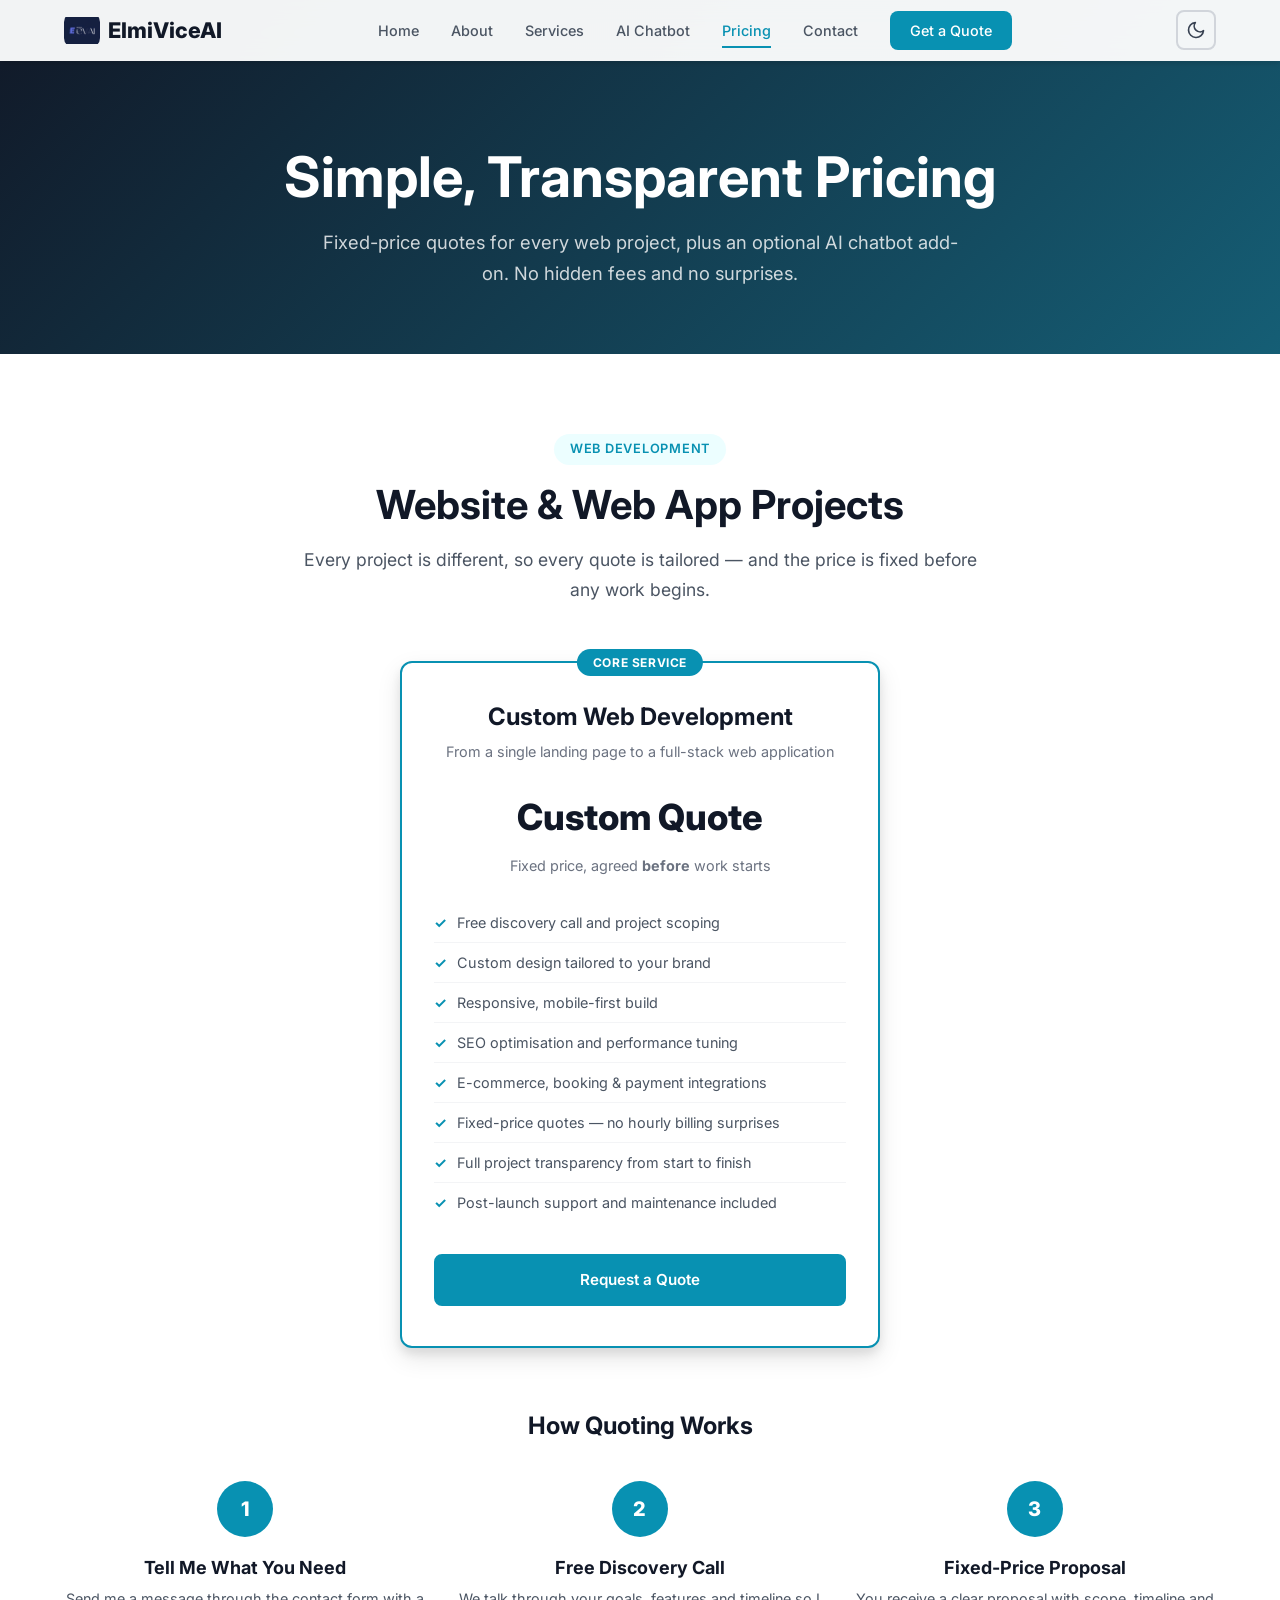
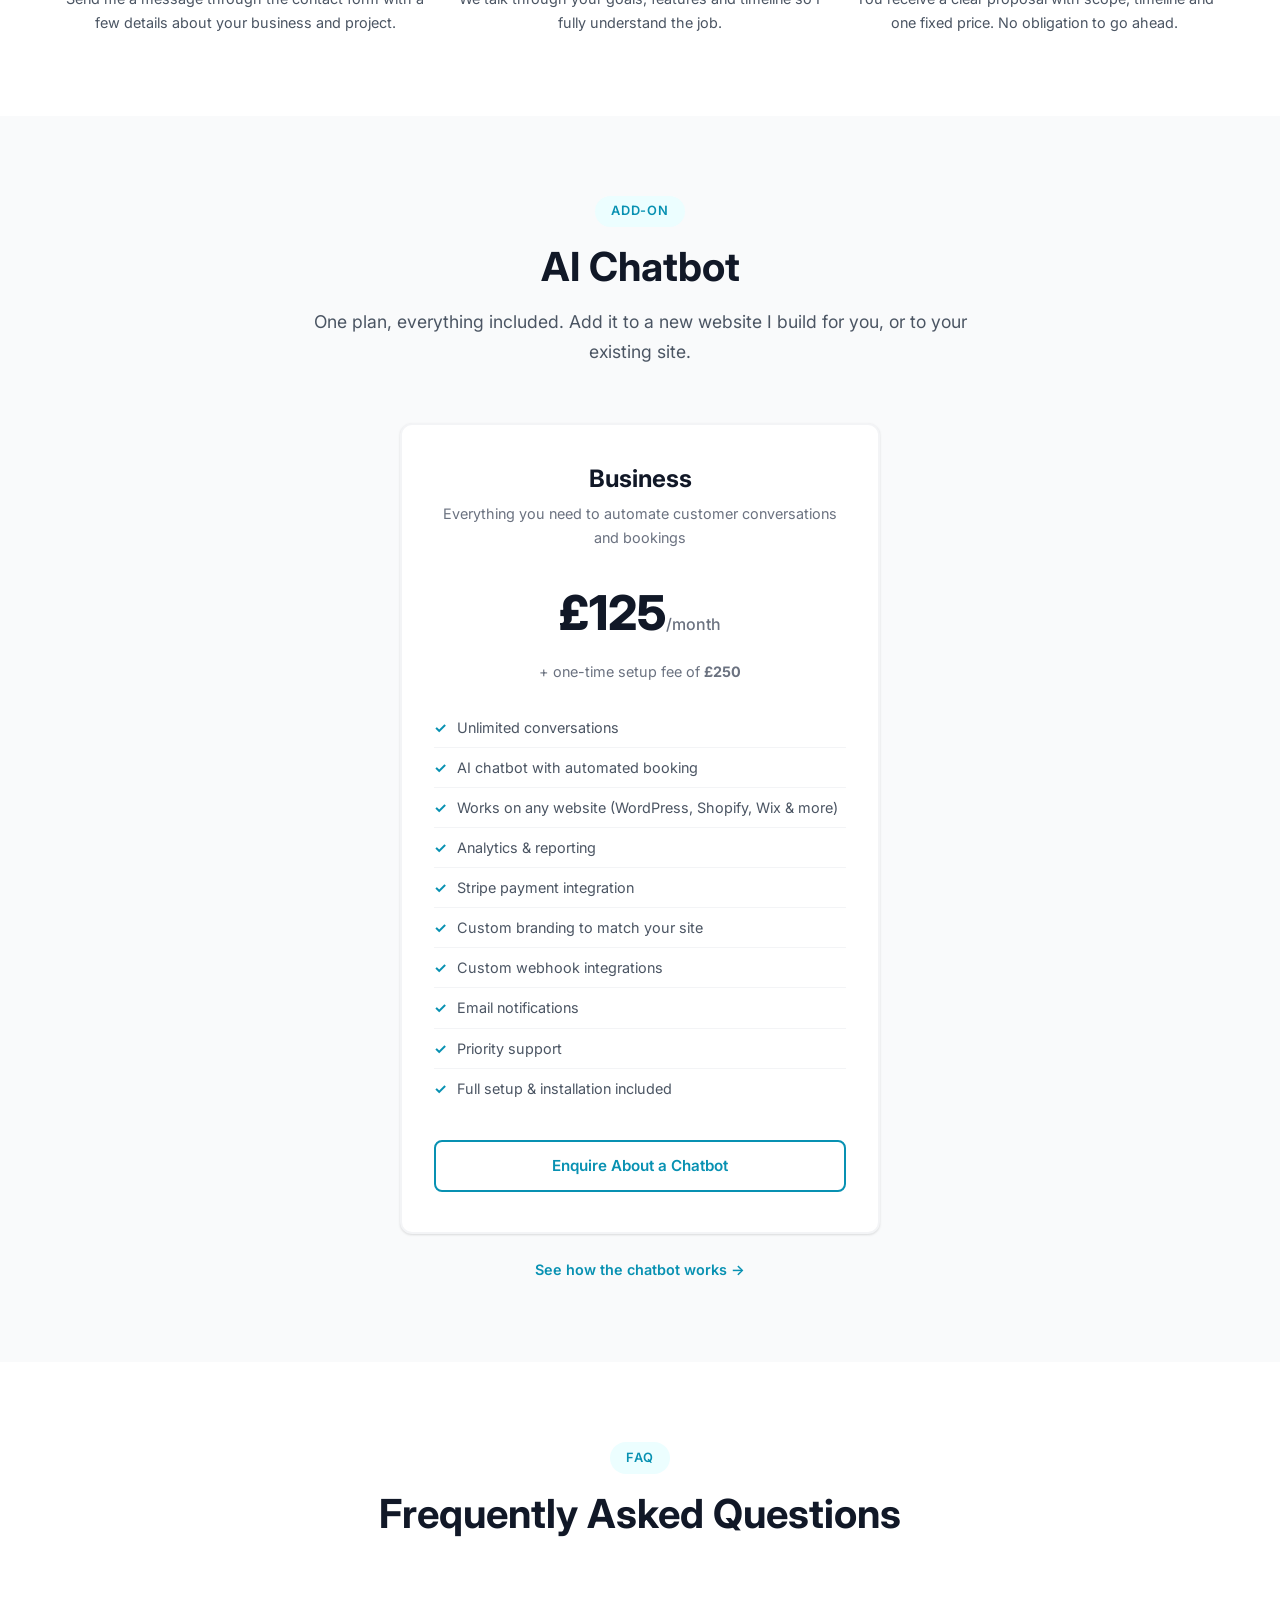
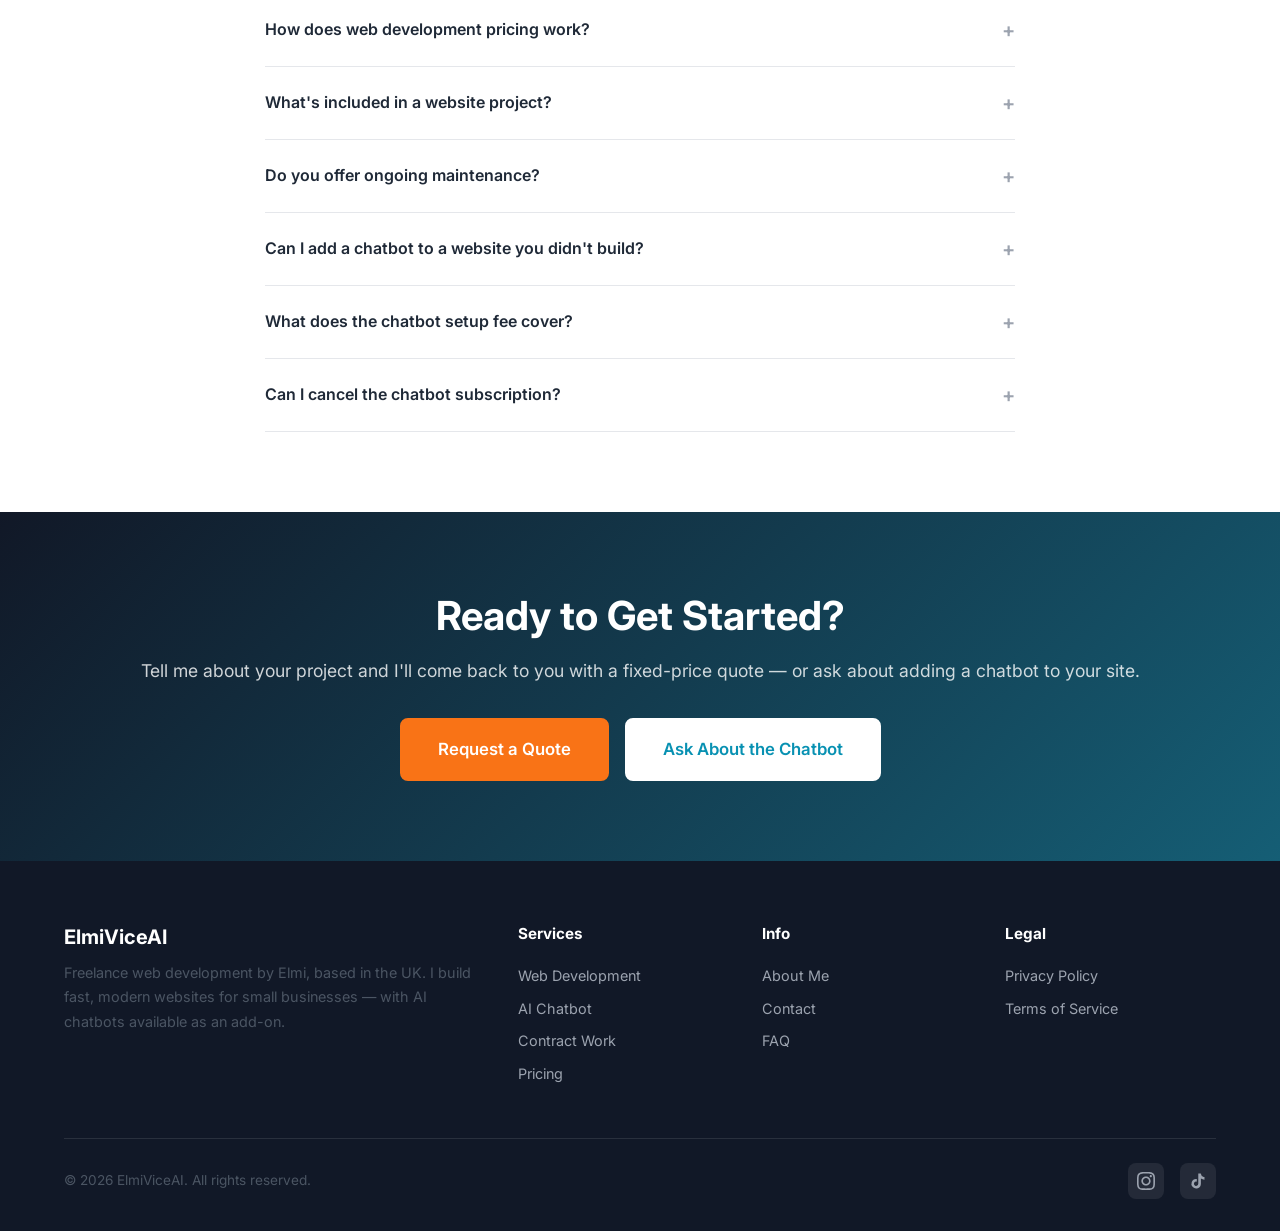
<file: pricing.html>
<!DOCTYPE html>
<html lang="en">
<head>
    <meta charset="UTF-8">
    <meta name="viewport" content="width=device-width, initial-scale=1.0">
    <title>Pricing — ElmiViceAI</title>
    <link rel="icon" type="image/jpeg" sizes="192x192" href="favicon.jpg">
    <link rel="icon" type="image/x-icon" href="favicon.ico">
    <link rel="apple-touch-icon" href="favicon.jpg">
    <meta name="description" content="Transparent pricing from ElmiViceAI. Fixed-price quotes for web development projects, plus an AI chatbot add-on at £125/month + one-time £250 setup.">
    <meta name="keywords" content="web development pricing, website cost UK, freelance web developer rates, fixed price website, AI chatbot pricing, ElmiViceAI pricing">
    <meta name="author" content="ElmiViceAI">
    <meta name="robots" content="index, follow">
    <link rel="canonical" href="https://elmiviceai.com/pricing.html">
    <meta property="og:type" content="website">
    <meta property="og:title" content="Pricing — ElmiViceAI">
    <meta property="og:description" content="Fixed-price quotes for web development, plus an AI chatbot add-on at £125/month + £250 one-time setup.">
    <meta property="og:url" content="https://elmiviceai.com/pricing.html">
    <meta property="og:site_name" content="ElmiViceAI">
    <meta property="og:image" content="https://elmiviceai.com/logo.png">
    <meta name="twitter:card" content="summary_large_image">
    <meta name="twitter:title" content="Pricing — ElmiViceAI">
    <meta name="twitter:description" content="Fixed-price quotes for web development, plus an AI chatbot add-on at £125/month + £250 one-time setup.">
    <meta name="twitter:image" content="https://elmiviceai.com/logo.png">
    <link rel="preconnect" href="https://fonts.googleapis.com">
    <link rel="preconnect" href="https://fonts.gstatic.com" crossorigin>
    <link href="https://fonts.googleapis.com/css2?family=Inter:wght@400;500;600;700;800&display=swap" rel="stylesheet">
    <link rel="stylesheet" href="css/styles.css">
    <!-- Structured Data -->
    <script type="application/ld+json">
    {
        "@context": "https://schema.org",
        "@type": "Product",
        "name": "ElmiViceAI AI Chatbot",
        "description": "AI chatbot add-on with automated booking, analytics and custom branding — fully set up and installed for you.",
        "brand": {
            "@type": "Brand",
            "name": "ElmiViceAI"
        },
        "offers": {
            "@type": "Offer",
            "price": "125",
            "priceCurrency": "GBP",
            "priceValidUntil": "2027-12-31",
            "availability": "https://schema.org/InStock",
            "url": "https://elmiviceai.com/pricing.html#chatbot"
        }
    }
    </script>
    <script type="application/ld+json">
    {
        "@context": "https://schema.org",
        "@type": "FAQPage",
        "mainEntity": [
            {
                "@type": "Question",
                "name": "How does web development pricing work?",
                "acceptedAnswer": {
                    "@type": "Answer",
                    "text": "Every web project is quoted individually based on scope and complexity. We start with a free discovery call, then I send a detailed proposal with a fixed price. No hourly billing surprises."
                }
            },
            {
                "@type": "Question",
                "name": "What's included in a website project?",
                "acceptedAnswer": {
                    "@type": "Answer",
                    "text": "Design, development, mobile responsiveness, basic SEO setup and launch are all included, along with post-launch support. Extras such as e-commerce, booking systems or custom features are scoped and priced up front in your proposal."
                }
            },
            {
                "@type": "Question",
                "name": "Do you offer ongoing maintenance?",
                "acceptedAnswer": {
                    "@type": "Answer",
                    "text": "Yes. Post-launch support is included with every project, and I can also provide ongoing maintenance for updates, content changes and fixes. Get in touch to discuss what you need."
                }
            },
            {
                "@type": "Question",
                "name": "Can I add a chatbot to a website you didn't build?",
                "acceptedAnswer": {
                    "@type": "Answer",
                    "text": "Yes. The AI chatbot works on almost any website, including WordPress, Shopify, Squarespace, Wix and custom-built sites. I handle the installation for you."
                }
            },
            {
                "@type": "Question",
                "name": "What does the chatbot setup fee cover?",
                "acceptedAnswer": {
                    "@type": "Answer",
                    "text": "The one-time £250 setup fee covers building and configuring your chatbot — training it on your business, setting up booking rules, branding it and installing it on your website. After that, it's £125 per month."
                }
            },
            {
                "@type": "Question",
                "name": "Can I cancel the chatbot subscription?",
                "acceptedAnswer": {
                    "@type": "Answer",
                    "text": "Yes. There are no long-term contracts — you can cancel at any time with no penalties. Cancellation takes effect at the end of your current billing cycle."
                }
            }
        ]
    }
    </script>
</head>
<body>

    <!-- ==================== Navigation ==================== -->
    <nav class="navbar scrolled" id="navbar">
        <div class="container">
            <a href="index.html" class="nav-brand">
                <img src="logo.png" alt="ElmiViceAI" class="brand-icon">
                ElmiViceAI
            </a>
            <div class="nav-links" id="navLinks">
                <a href="index.html">Home</a>
                <a href="about.html">About</a>
                <a href="services.html">Services</a>
                <a href="chatbot.html">AI Chatbot</a>
                <a href="pricing.html" class="active">Pricing</a>
                <a href="contact.html">Contact</a>
                <a href="contact.html" class="nav-cta">Get a Quote</a>
            </div>
            <button class="theme-toggle" id="themeToggle" onclick="toggleTheme()" aria-label="Toggle dark mode">
                <svg class="icon-moon" xmlns="http://www.w3.org/2000/svg" fill="none" viewBox="0 0 24 24" stroke="currentColor" stroke-width="2"><path stroke-linecap="round" stroke-linejoin="round" d="M21 12.79A9 9 0 1 1 11.21 3a7 7 0 0 0 9.79 9.79z"/></svg>
                <svg class="icon-sun" xmlns="http://www.w3.org/2000/svg" fill="none" viewBox="0 0 24 24" stroke="currentColor" stroke-width="2"><circle cx="12" cy="12" r="5"/><path stroke-linecap="round" d="M12 1v2m0 18v2M4.22 4.22l1.42 1.42m12.72 12.72 1.42 1.42M1 12h2m18 0h2M4.22 19.78l1.42-1.42M18.36 5.64l1.42-1.42"/></svg>
            </button>
            <div class="nav-toggle" id="navToggle" onclick="toggleMobileMenu()">
                <span></span><span></span><span></span>
            </div>
        </div>
    </nav>

    <!-- ==================== Hero ==================== -->
    <section class="page-hero bg-gradient">
        <div class="container">
            <h1>Simple, Transparent Pricing</h1>
            <p>Fixed-price quotes for every web project, plus an optional AI chatbot add-on. No hidden fees and no surprises.</p>
        </div>
    </section>

    <!-- ==================== Web Development Pricing ==================== -->
    <section class="section" id="web-development">
        <div class="container">
            <div class="section-header reveal">
                <span class="badge">Web Development</span>
                <h2>Website &amp; Web App Projects</h2>
                <p>Every project is different, so every quote is tailored — and the price is fixed before any work begins.</p>
            </div>
            <div style="max-width: 480px; margin: 0 auto;">
                <div class="pricing-card popular reveal">
                    <div class="popular-badge">Core Service</div>
                    <h3>Custom Web Development</h3>
                    <p class="price-description">From a single landing page to a full-stack web application</p>
                    <div class="price price-text">Custom Quote</div>
                    <p class="price-note">Fixed price, agreed <strong>before</strong> work starts</p>
                    <ul class="pricing-features">
                        <li><span class="check">✓</span> Free discovery call and project scoping</li>
                        <li><span class="check">✓</span> Custom design tailored to your brand</li>
                        <li><span class="check">✓</span> Responsive, mobile-first build</li>
                        <li><span class="check">✓</span> SEO optimisation and performance tuning</li>
                        <li><span class="check">✓</span> E-commerce, booking &amp; payment integrations</li>
                        <li><span class="check">✓</span> Fixed-price quotes — no hourly billing surprises</li>
                        <li><span class="check">✓</span> Full project transparency from start to finish</li>
                        <li><span class="check">✓</span> Post-launch support and maintenance included</li>
                    </ul>
                    <a href="contact.html?interest=web-development" class="btn btn-primary">Request a Quote</a>
                </div>
            </div>

            <div style="height: 4rem;"></div>

            <div class="section-header reveal" style="margin-bottom: 2.5rem;">
                <h3>How Quoting Works</h3>
            </div>
            <div class="steps-grid">
                <div class="step-card reveal">
                    <div class="step-number">1</div>
                    <h4>Tell Me What You Need</h4>
                    <p>Send me a message through the contact form with a few details about your business and project.</p>
                </div>
                <div class="step-card reveal">
                    <div class="step-number">2</div>
                    <h4>Free Discovery Call</h4>
                    <p>We talk through your goals, features and timeline so I fully understand the job.</p>
                </div>
                <div class="step-card reveal">
                    <div class="step-number">3</div>
                    <h4>Fixed-Price Proposal</h4>
                    <p>You receive a clear proposal with scope, timeline and one fixed price. No obligation to go ahead.</p>
                </div>
            </div>
        </div>
    </section>

    <!-- ==================== Chatbot Pricing ==================== -->
    <section class="section bg-light" id="chatbot">
        <div class="container">
            <div class="section-header reveal">
                <span class="badge">Add-On</span>
                <h2>AI Chatbot</h2>
                <p>One plan, everything included. Add it to a new website I build for you, or to your existing site.</p>
            </div>
            <div style="max-width: 480px; margin: 0 auto;">
                <div class="pricing-card reveal">
                    <h3>Business</h3>
                    <p class="price-description">Everything you need to automate customer conversations and bookings</p>
                    <div class="price">£125<span>/month</span></div>
                    <p class="price-note">+ one-time setup fee of <strong>£250</strong></p>
                    <ul class="pricing-features">
                        <li><span class="check">✓</span> Unlimited conversations</li>
                        <li><span class="check">✓</span> AI chatbot with automated booking</li>
                        <li><span class="check">✓</span> Works on any website (WordPress, Shopify, Wix &amp; more)</li>
                        <li><span class="check">✓</span> Analytics &amp; reporting</li>
                        <li><span class="check">✓</span> Stripe payment integration</li>
                        <li><span class="check">✓</span> Custom branding to match your site</li>
                        <li><span class="check">✓</span> Custom webhook integrations</li>
                        <li><span class="check">✓</span> Email notifications</li>
                        <li><span class="check">✓</span> Priority support</li>
                        <li><span class="check">✓</span> Full setup &amp; installation included</li>
                    </ul>
                    <a href="contact.html?interest=chatbot" class="btn btn-outline">Enquire About a Chatbot</a>
                </div>
                <p style="text-align: center; margin-top: 1.5rem; font-size: 0.9rem;">
                    <a href="chatbot.html" style="color: var(--primary); font-weight: 600;">See how the chatbot works &rarr;</a>
                </p>
            </div>
        </div>
    </section>

    <!-- ==================== FAQ ==================== -->
    <section class="section" id="faq">
        <div class="container">
            <div class="section-header reveal">
                <span class="badge">FAQ</span>
                <h2>Frequently Asked Questions</h2>
            </div>
            <div class="faq-list">
                <div class="faq-item reveal">
                    <div class="faq-question" onclick="toggleFaq(this)">
                        How does web development pricing work?
                        <span class="faq-toggle">+</span>
                    </div>
                    <div class="faq-answer">
                        <p>Every web project is quoted individually based on scope and complexity. We start with a free discovery call, then I send a detailed proposal with a fixed price. No hourly billing surprises.</p>
                    </div>
                </div>
                <div class="faq-item reveal">
                    <div class="faq-question" onclick="toggleFaq(this)">
                        What's included in a website project?
                        <span class="faq-toggle">+</span>
                    </div>
                    <div class="faq-answer">
                        <p>Design, development, mobile responsiveness, basic SEO setup and launch are all included, along with post-launch support. Extras such as e-commerce, booking systems or custom features are scoped and priced up front in your proposal.</p>
                    </div>
                </div>
                <div class="faq-item reveal">
                    <div class="faq-question" onclick="toggleFaq(this)">
                        Do you offer ongoing maintenance?
                        <span class="faq-toggle">+</span>
                    </div>
                    <div class="faq-answer">
                        <p>Yes. Post-launch support is included with every project, and I can also provide ongoing maintenance for updates, content changes and fixes. Get in touch to discuss what you need.</p>
                    </div>
                </div>
                <div class="faq-item reveal">
                    <div class="faq-question" onclick="toggleFaq(this)">
                        Can I add a chatbot to a website you didn't build?
                        <span class="faq-toggle">+</span>
                    </div>
                    <div class="faq-answer">
                        <p>Yes. The AI chatbot works on almost any website, including WordPress, Shopify, Squarespace, Wix and custom-built sites. I handle the installation for you.</p>
                    </div>
                </div>
                <div class="faq-item reveal">
                    <div class="faq-question" onclick="toggleFaq(this)">
                        What does the chatbot setup fee cover?
                        <span class="faq-toggle">+</span>
                    </div>
                    <div class="faq-answer">
                        <p>The one-time £250 setup fee covers building and configuring your chatbot — training it on your business, setting up booking rules, branding it and installing it on your website. After that, it's £125 per month.</p>
                    </div>
                </div>
                <div class="faq-item reveal">
                    <div class="faq-question" onclick="toggleFaq(this)">
                        Can I cancel the chatbot subscription?
                        <span class="faq-toggle">+</span>
                    </div>
                    <div class="faq-answer">
                        <p>Yes. There are no long-term contracts — you can cancel at any time with no penalties. Cancellation takes effect at the end of your current billing cycle.</p>
                    </div>
                </div>
            </div>
        </div>
    </section>

    <!-- ==================== CTA ==================== -->
    <section class="cta-section bg-gradient">
        <div class="container">
            <h2>Ready to Get Started?</h2>
            <p>Tell me about your project and I'll come back to you with a fixed-price quote — or ask about adding a chatbot to your site.</p>
            <div class="cta-actions">
                <a href="contact.html?interest=web-development" class="btn btn-accent btn-lg">Request a Quote</a>
                <a href="contact.html?interest=chatbot" class="btn btn-white btn-lg">Ask About the Chatbot</a>
            </div>
        </div>
    </section>

    <!-- ==================== Footer ==================== -->
    <footer class="footer">
        <div class="container">
            <div class="footer-grid">
                <div class="footer-brand">
                    <h3>ElmiViceAI</h3>
                    <p>Freelance web development by Elmi, based in the UK. I build fast, modern websites for small businesses — with AI chatbots available as an add-on.</p>
                </div>
                <div class="footer-col">
                    <h4>Services</h4>
                    <a href="services.html#web-development">Web Development</a>
                    <a href="chatbot.html">AI Chatbot</a>
                    <a href="services.html#contract-work">Contract Work</a>
                    <a href="pricing.html">Pricing</a>
                </div>
                <div class="footer-col">
                    <h4>Info</h4>
                    <a href="about.html">About Me</a>
                    <a href="contact.html">Contact</a>
                    <a href="pricing.html#faq">FAQ</a>
                </div>
                <div class="footer-col">
                    <h4>Legal</h4>
                    <a href="privacy.html">Privacy Policy</a>
                    <a href="terms.html">Terms of Service</a>
                </div>
            </div>
            <div class="footer-bottom">
                <p>&copy; 2026 ElmiViceAI. All rights reserved.</p>
                <div class="footer-social">
                    <a href="https://www.instagram.com/elmiviceai?igsh=MTl4Y3VsOW04Mzd3MQ==" title="Instagram" target="_blank" rel="noopener"><svg xmlns="http://www.w3.org/2000/svg" width="18" height="18" viewBox="0 0 24 24" fill="currentColor"><path d="M12 2.163c3.204 0 3.584.012 4.85.07 3.252.148 4.771 1.691 4.919 4.919.058 1.265.069 1.645.069 4.849 0 3.205-.012 3.584-.069 4.849-.149 3.225-1.664 4.771-4.919 4.919-1.266.058-1.644.07-4.85.07-3.204 0-3.584-.012-4.849-.07-3.26-.149-4.771-1.699-4.919-4.92-.058-1.265-.07-1.644-.07-4.849 0-3.204.013-3.583.07-4.849.149-3.227 1.664-4.771 4.919-4.919 1.266-.057 1.645-.069 4.849-.069zm0-2.163c-3.259 0-3.667.014-4.947.072-4.358.2-6.78 2.618-6.98 6.98-.059 1.281-.073 1.689-.073 4.948 0 3.259.014 3.668.072 4.948.2 4.358 2.618 6.78 6.98 6.98 1.281.058 1.689.072 4.948.072 3.259 0 3.668-.014 4.948-.072 4.354-.2 6.782-2.618 6.979-6.98.059-1.28.073-1.689.073-4.948 0-3.259-.014-3.667-.072-4.947-.196-4.354-2.617-6.78-6.979-6.98-1.281-.059-1.69-.073-4.949-.073zm0 5.838c-3.403 0-6.162 2.759-6.162 6.162s2.759 6.163 6.162 6.163 6.162-2.759 6.162-6.163c0-3.403-2.759-6.162-6.162-6.162zm0 10.162c-2.209 0-4-1.79-4-4 0-2.209 1.791-4 4-4s4 1.791 4 4c0 2.21-1.791 4-4 4zm6.406-11.845c-.796 0-1.441.645-1.441 1.44s.645 1.44 1.441 1.44c.795 0 1.439-.645 1.439-1.44s-.644-1.44-1.439-1.44z"/></svg></a>
                    <a href="https://www.tiktok.com/@elmiviceai?_r=1&_t=ZN-94T0yqR3EeM" title="TikTok" target="_blank" rel="noopener"><svg xmlns="http://www.w3.org/2000/svg" width="18" height="18" viewBox="0 0 24 24" fill="currentColor"><path d="M19.59 6.69a4.83 4.83 0 0 1-3.77-4.25V2h-3.45v13.67a2.89 2.89 0 0 1-5.2 1.74 2.89 2.89 0 0 1 2.31-4.64 2.93 2.93 0 0 1 .88.13V9.4a6.84 6.84 0 0 0-1-.05A6.33 6.33 0 0 0 5 20.1a6.34 6.34 0 0 0 10.86-4.43v-7a8.16 8.16 0 0 0 4.77 1.52v-3.4a4.85 4.85 0 0 1-1-.1z"/></svg></a>
                </div>
            </div>
        </div>
    </footer>

    <!-- AI Chatbot Widget -->
    <script>
      (function() {
        var w = document.createElement('script');
        w.src = 'https://elmiviseai-platform.onrender.com/static/widget.js';
        w.setAttribute('data-business-id', '2');
        w.setAttribute('data-position', 'bottom-right');
        w.async = true;
        document.body.appendChild(w);
      })();
    </script>

    <script src="js/main.js"></script>
</body>
</html>
</file>
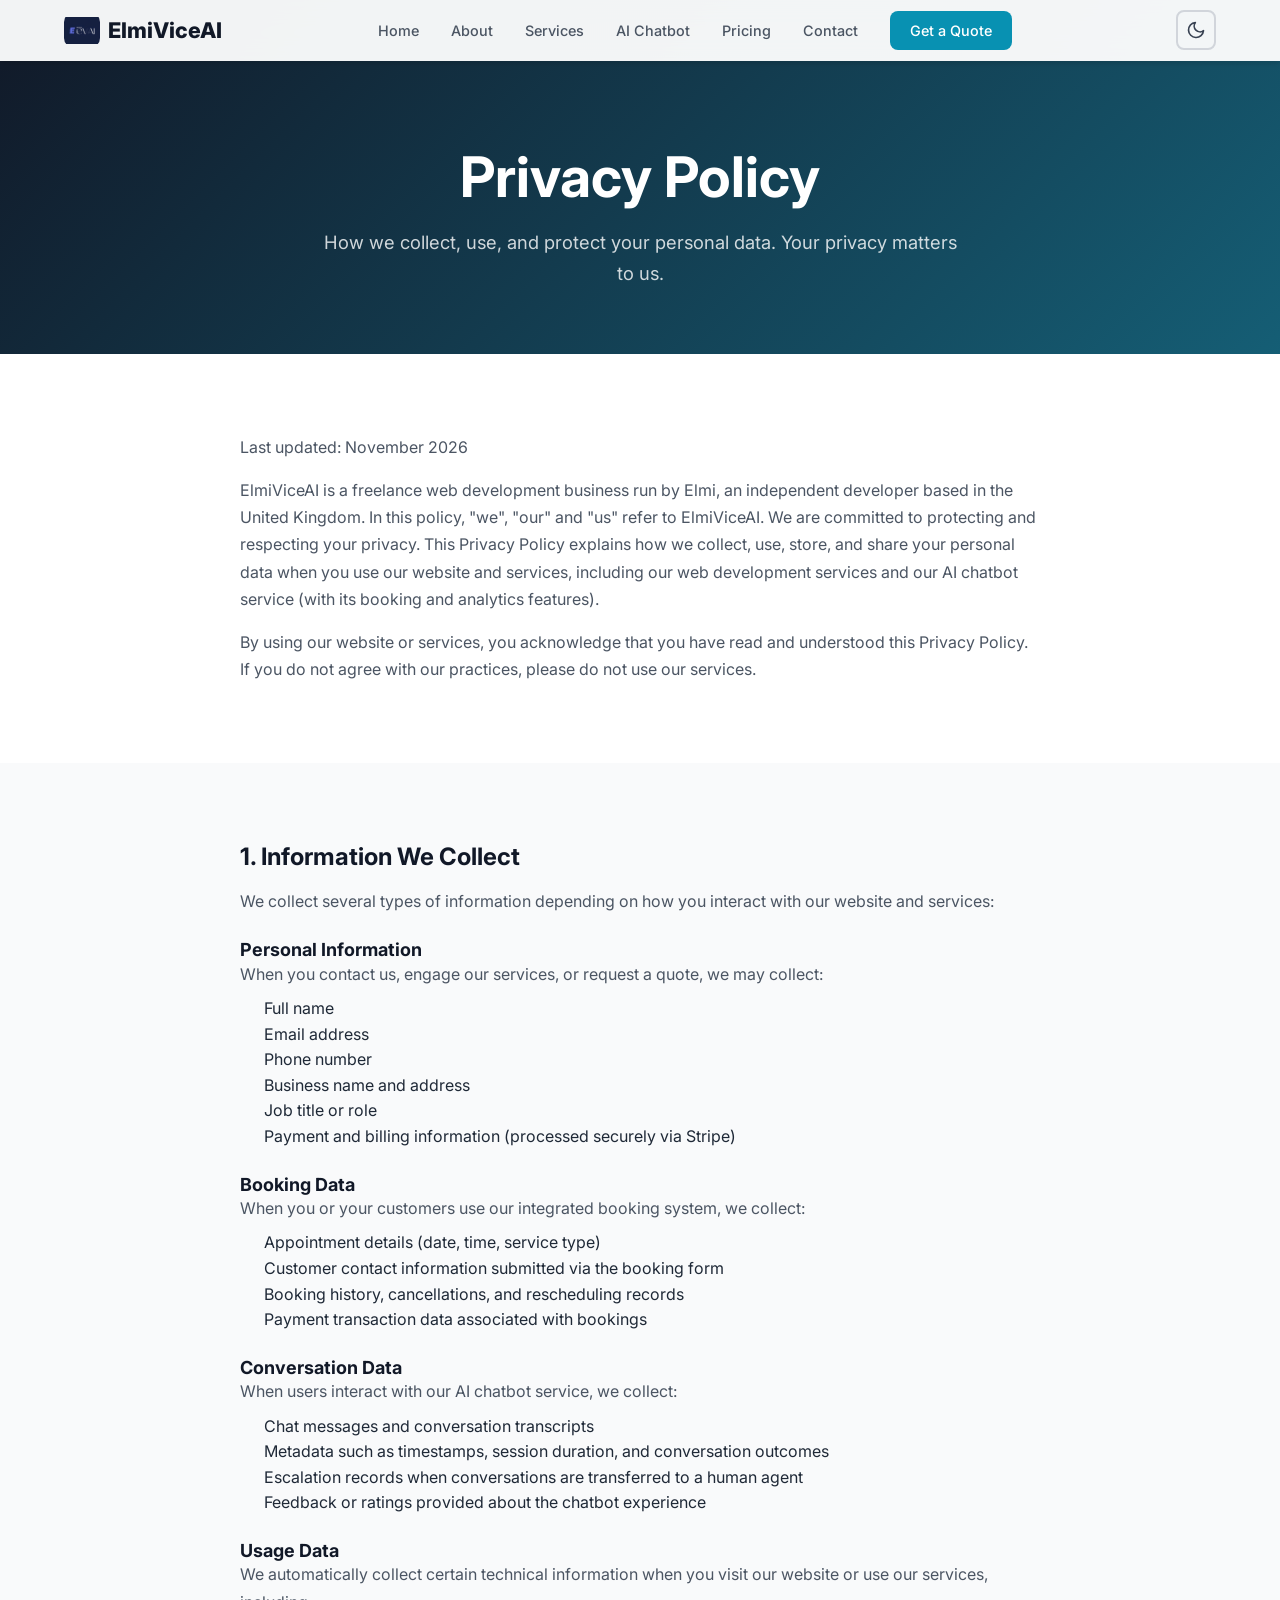
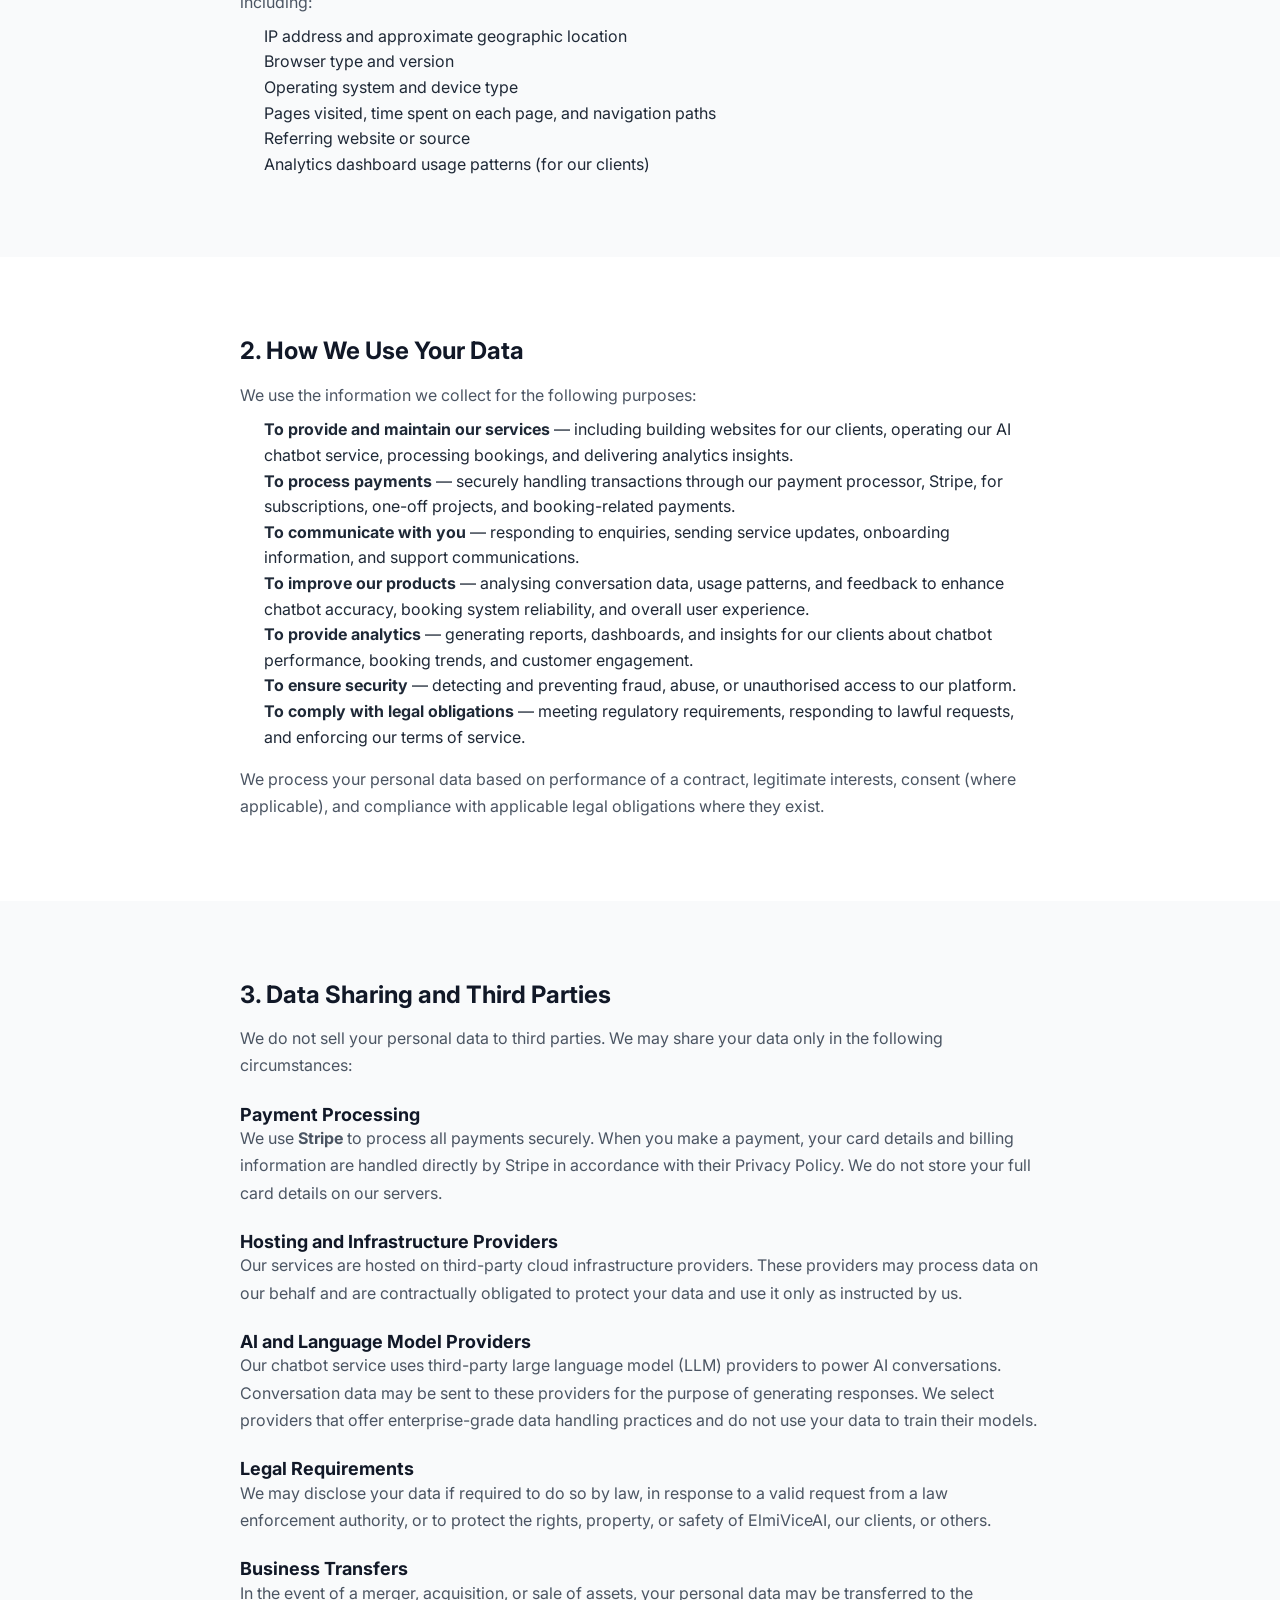
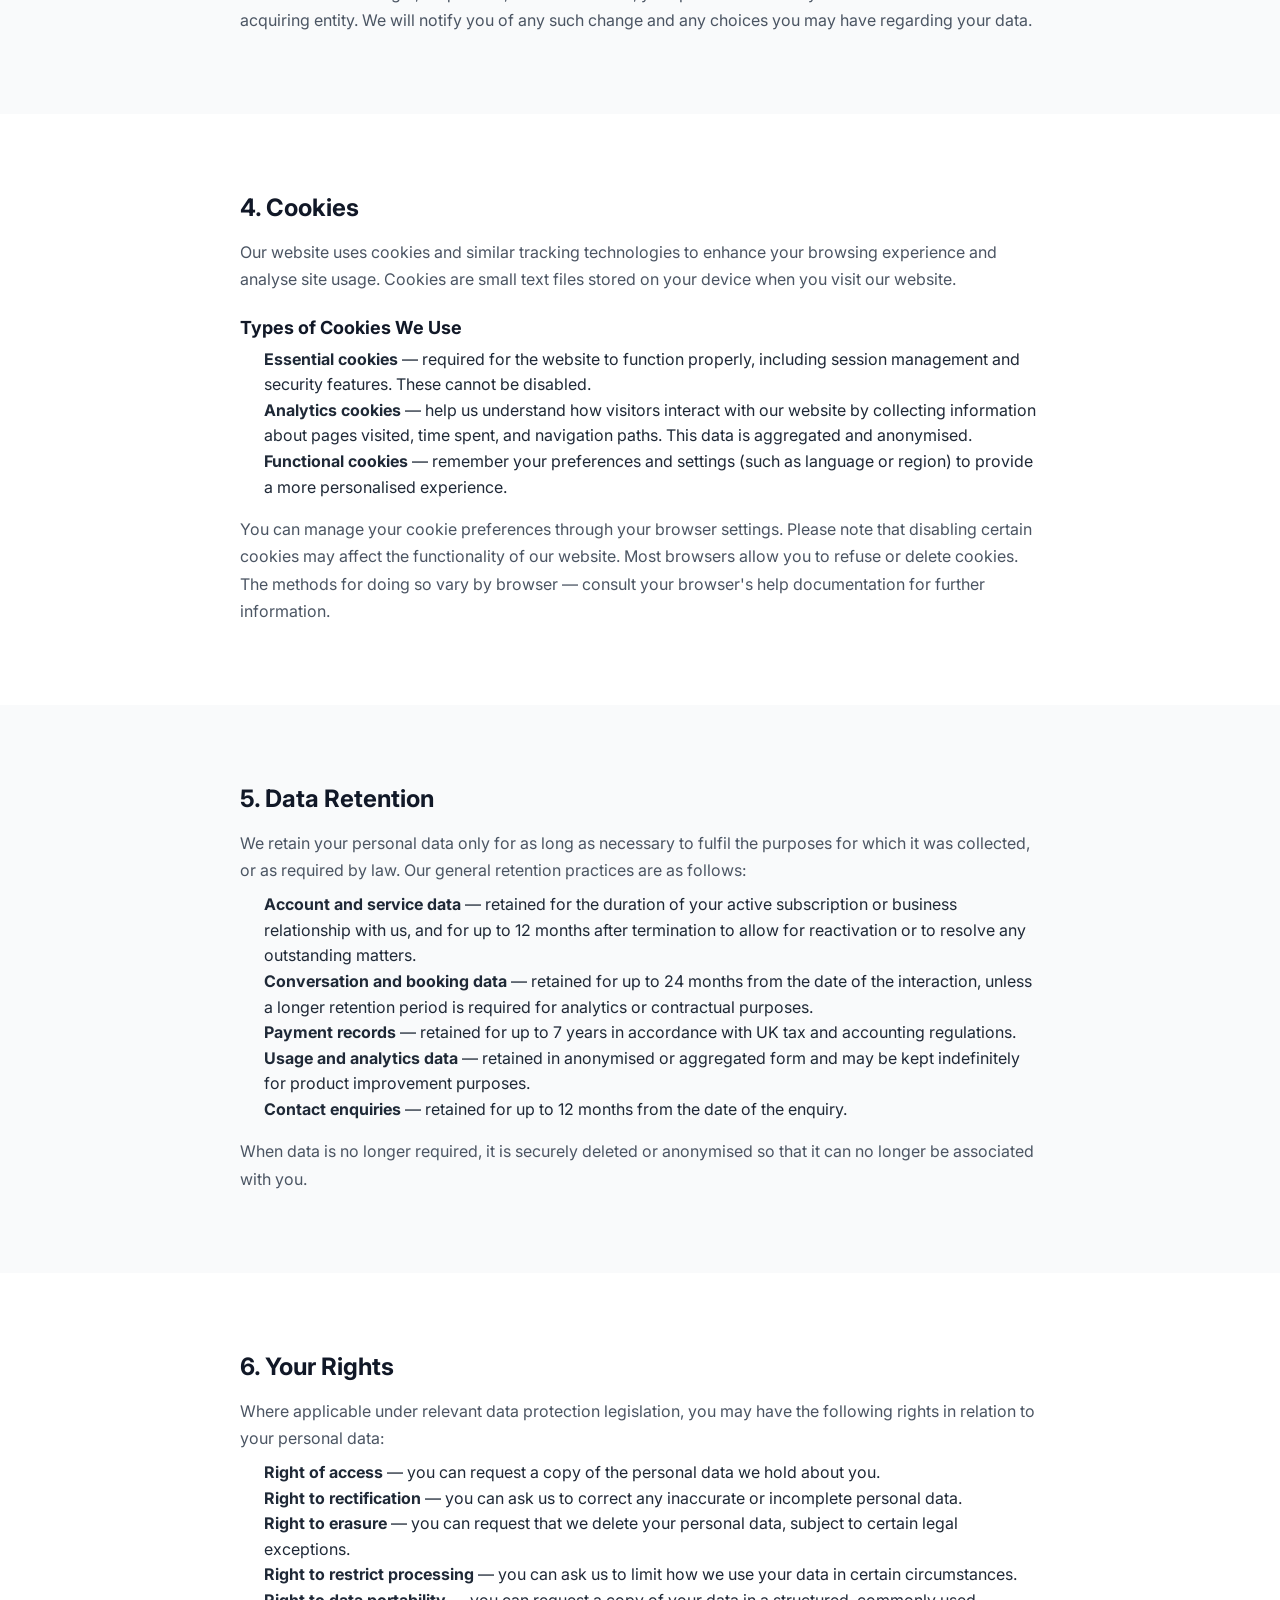
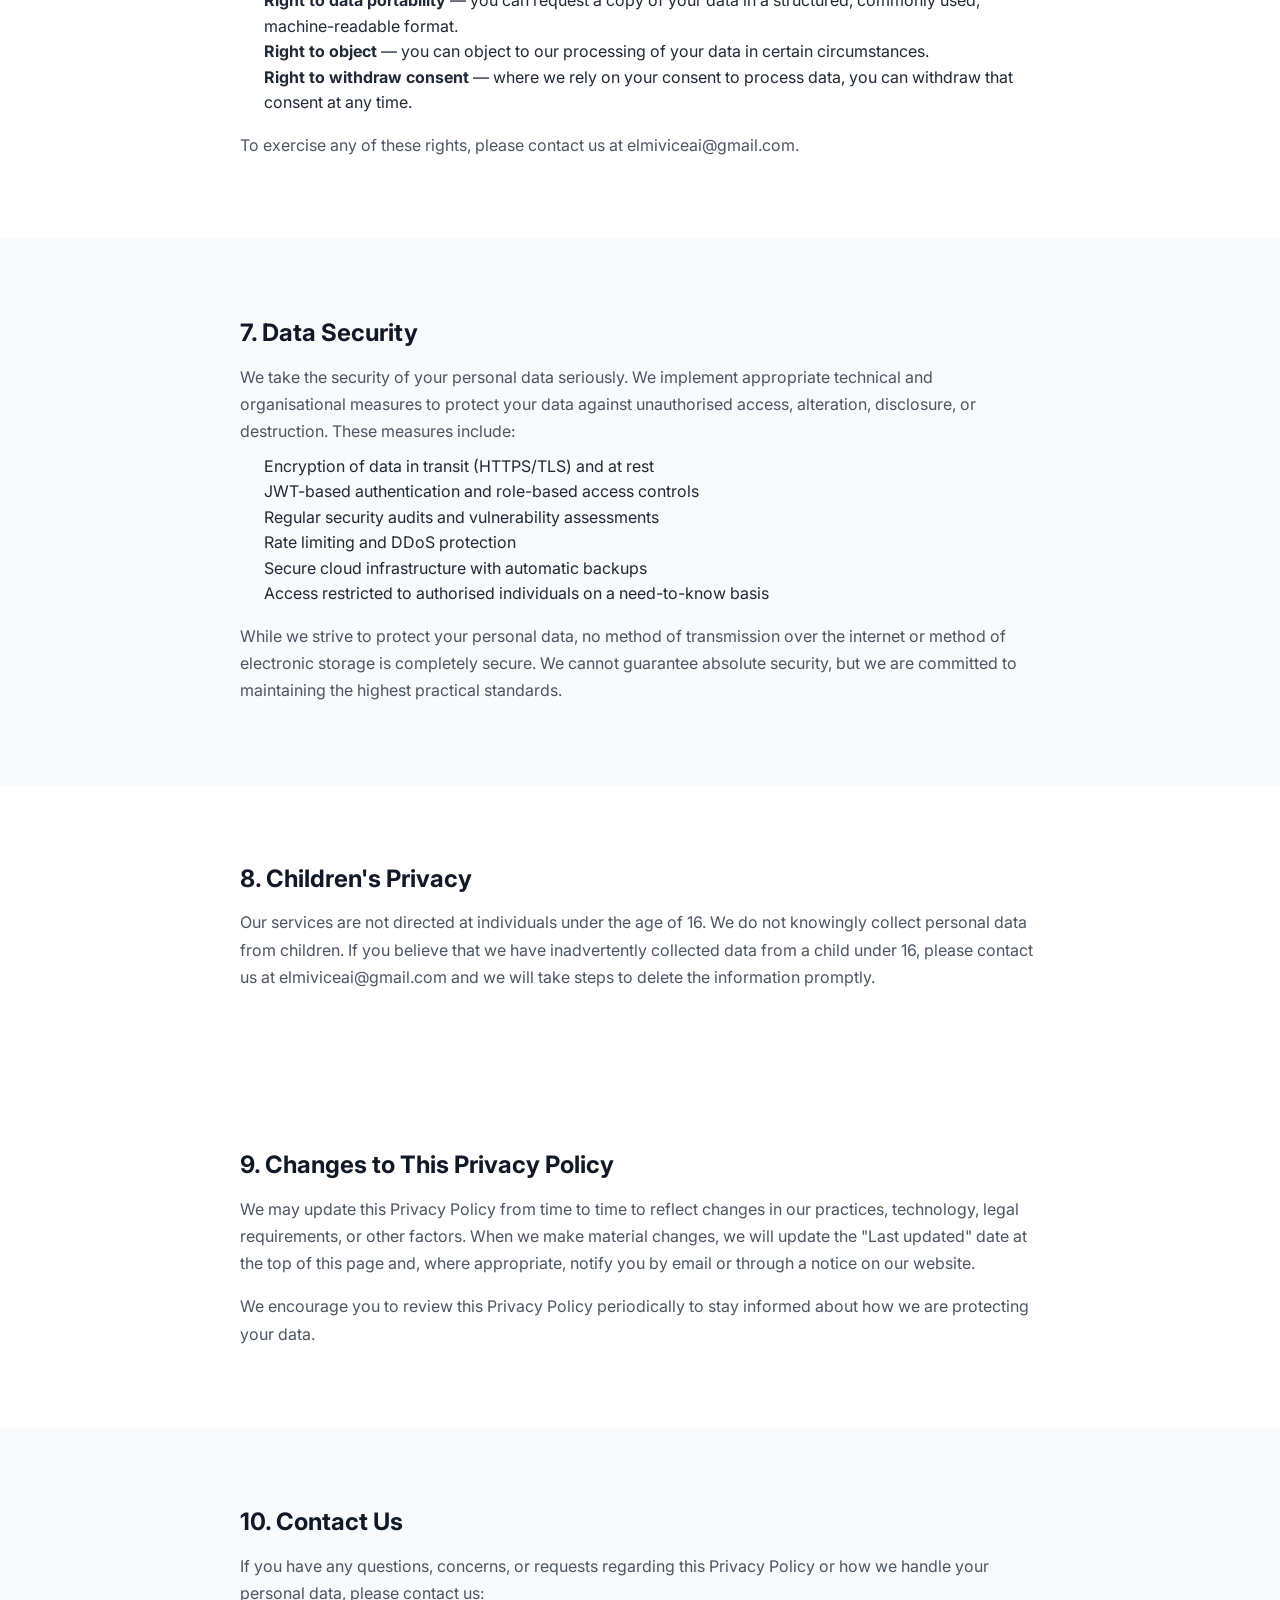
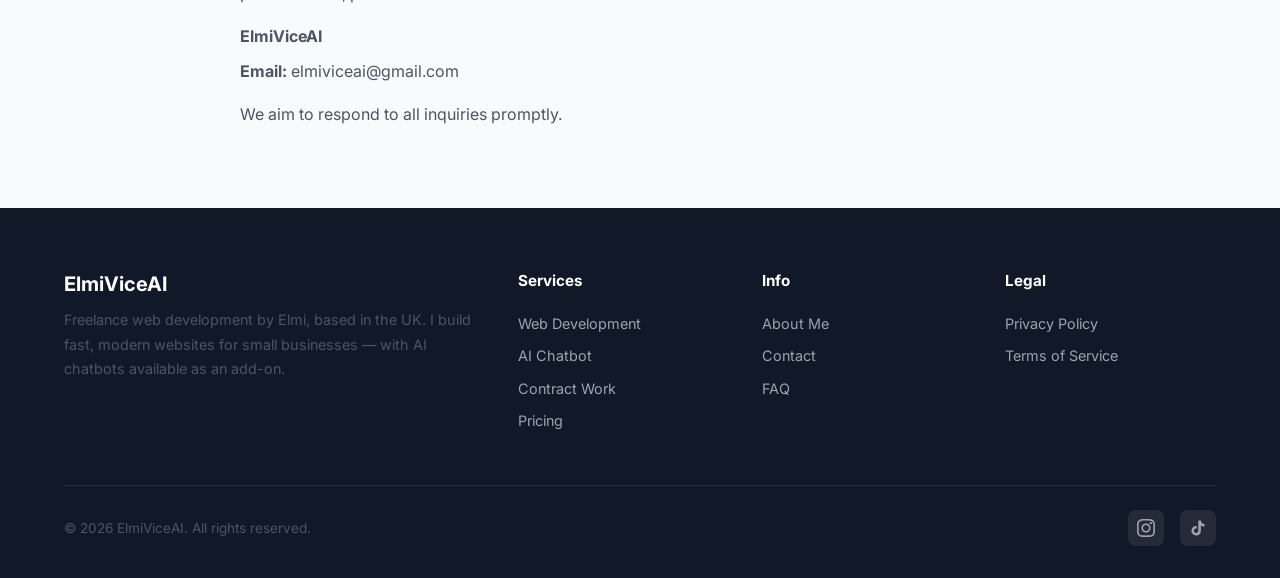
<file: privacy.html>
<!DOCTYPE html>
<html lang="en">
<head>
    <meta charset="UTF-8">
    <meta name="viewport" content="width=device-width, initial-scale=1.0">
    <title>Privacy Policy — ElmiViceAI</title>
    <link rel="icon" type="image/jpeg" sizes="192x192" href="favicon.jpg">
    <link rel="icon" type="image/x-icon" href="favicon.ico">
    <link rel="apple-touch-icon" href="favicon.jpg">
    <meta name="description" content="ElmiViceAI Privacy Policy — learn how we collect, use, and protect your personal data.">
    <meta name="keywords" content="ElmiViceAI privacy policy, data protection, GDPR, privacy">
    <meta name="author" content="ElmiViceAI">
    <meta name="robots" content="index, follow">
    <link rel="canonical" href="https://elmiviceai.com/privacy.html">
    <meta property="og:type" content="website">
    <meta property="og:title" content="Privacy Policy — ElmiViceAI">
    <meta property="og:description" content="ElmiViceAI Privacy Policy — learn how we collect, use, and protect your personal data. GDPR compliant.">
    <meta property="og:url" content="https://elmiviceai.com/privacy.html">
    <meta property="og:site_name" content="ElmiViceAI">
    <meta property="og:image" content="https://elmiviceai.com/logo.png">
    <meta name="twitter:card" content="summary">
    <meta name="twitter:title" content="Privacy Policy — ElmiViceAI">
    <meta name="twitter:description" content="ElmiViceAI Privacy Policy — learn how we collect, use, and protect your personal data. GDPR compliant.">
    <meta name="twitter:image" content="https://elmiviceai.com/logo.png">
    <link rel="preconnect" href="https://fonts.googleapis.com">
    <link rel="preconnect" href="https://fonts.gstatic.com" crossorigin>
    <link href="https://fonts.googleapis.com/css2?family=Inter:wght@400;500;600;700;800&display=swap" rel="stylesheet">
    <link rel="stylesheet" href="css/styles.css">
</head>
<body>

    <!-- ==================== Navigation ==================== -->
    <nav class="navbar scrolled" id="navbar">
        <div class="container">
            <a href="index.html" class="nav-brand">
                <img src="logo.png" alt="ElmiViceAI" class="brand-icon">
                ElmiViceAI
            </a>
            <div class="nav-links" id="navLinks">
                <a href="index.html">Home</a>
                <a href="about.html">About</a>
                <a href="services.html">Services</a>
                <a href="chatbot.html">AI Chatbot</a>
                <a href="pricing.html">Pricing</a>
                <a href="contact.html">Contact</a>
                <a href="contact.html" class="nav-cta">Get a Quote</a>
            </div>
            <button class="theme-toggle" id="themeToggle" onclick="toggleTheme()" aria-label="Toggle dark mode">
                <svg class="icon-moon" xmlns="http://www.w3.org/2000/svg" fill="none" viewBox="0 0 24 24" stroke="currentColor" stroke-width="2"><path stroke-linecap="round" stroke-linejoin="round" d="M21 12.79A9 9 0 1 1 11.21 3a7 7 0 0 0 9.79 9.79z"/></svg>
                <svg class="icon-sun" xmlns="http://www.w3.org/2000/svg" fill="none" viewBox="0 0 24 24" stroke="currentColor" stroke-width="2"><circle cx="12" cy="12" r="5"/><path stroke-linecap="round" d="M12 1v2m0 18v2M4.22 4.22l1.42 1.42m12.72 12.72 1.42 1.42M1 12h2m18 0h2M4.22 19.78l1.42-1.42M18.36 5.64l1.42-1.42"/></svg>
            </button>
            <div class="nav-toggle" id="navToggle" onclick="toggleMobileMenu()">
                <span></span><span></span><span></span>
            </div>
        </div>
    </nav>

    <!-- ==================== Hero ==================== -->
    <section class="page-hero bg-gradient">
        <div class="container">
            <h1>Privacy Policy</h1>
            <p>How we collect, use, and protect your personal data. Your privacy matters to us.</p>
        </div>
    </section>

    <!-- ==================== Introduction ==================== -->
    <section class="section">
        <div class="container">
            <div class="reveal" style="max-width: 800px; margin: 0 auto;">
                <p>Last updated: November 2026</p>
                <p style="margin-top: 1rem;">ElmiViceAI is a freelance web development business run by Elmi, an independent developer based in the United Kingdom. In this policy, "we", "our" and "us" refer to ElmiViceAI. We are committed to protecting and respecting your privacy. This Privacy Policy explains how we collect, use, store, and share your personal data when you use our website and services, including our web development services and our AI chatbot service (with its booking and analytics features).</p>
                <p style="margin-top: 1rem;">By using our website or services, you acknowledge that you have read and understood this Privacy Policy. If you do not agree with our practices, please do not use our services.</p>
            </div>
        </div>
    </section>

    <!-- ==================== Information We Collect ==================== -->
    <section class="section bg-light">
        <div class="container">
            <div class="reveal" style="max-width: 800px; margin: 0 auto;">
                <h3>1. Information We Collect</h3>
                <p style="margin-top: 1rem;">We collect several types of information depending on how you interact with our website and services:</p>

                <h4 style="margin-top: 1.5rem;">Personal Information</h4>
                <p>When you contact us, engage our services, or request a quote, we may collect:</p>
                <ul style="margin-top: 0.5rem; padding-left: 1.5rem;">
                    <li>Full name</li>
                    <li>Email address</li>
                    <li>Phone number</li>
                    <li>Business name and address</li>
                    <li>Job title or role</li>
                    <li>Payment and billing information (processed securely via Stripe)</li>
                </ul>

                <h4 style="margin-top: 1.5rem;">Booking Data</h4>
                <p>When you or your customers use our integrated booking system, we collect:</p>
                <ul style="margin-top: 0.5rem; padding-left: 1.5rem;">
                    <li>Appointment details (date, time, service type)</li>
                    <li>Customer contact information submitted via the booking form</li>
                    <li>Booking history, cancellations, and rescheduling records</li>
                    <li>Payment transaction data associated with bookings</li>
                </ul>

                <h4 style="margin-top: 1.5rem;">Conversation Data</h4>
                <p>When users interact with our AI chatbot service, we collect:</p>
                <ul style="margin-top: 0.5rem; padding-left: 1.5rem;">
                    <li>Chat messages and conversation transcripts</li>
                    <li>Metadata such as timestamps, session duration, and conversation outcomes</li>
                    <li>Escalation records when conversations are transferred to a human agent</li>
                    <li>Feedback or ratings provided about the chatbot experience</li>
                </ul>

                <h4 style="margin-top: 1.5rem;">Usage Data</h4>
                <p>We automatically collect certain technical information when you visit our website or use our services, including:</p>
                <ul style="margin-top: 0.5rem; padding-left: 1.5rem;">
                    <li>IP address and approximate geographic location</li>
                    <li>Browser type and version</li>
                    <li>Operating system and device type</li>
                    <li>Pages visited, time spent on each page, and navigation paths</li>
                    <li>Referring website or source</li>
                    <li>Analytics dashboard usage patterns (for our clients)</li>
                </ul>
            </div>
        </div>
    </section>

    <!-- ==================== How We Use Your Data ==================== -->
    <section class="section">
        <div class="container">
            <div class="reveal" style="max-width: 800px; margin: 0 auto;">
                <h3>2. How We Use Your Data</h3>
                <p style="margin-top: 1rem;">We use the information we collect for the following purposes:</p>
                <ul style="margin-top: 0.5rem; padding-left: 1.5rem;">
                    <li><strong>To provide and maintain our services</strong> — including building websites for our clients, operating our AI chatbot service, processing bookings, and delivering analytics insights.</li>
                    <li><strong>To process payments</strong> — securely handling transactions through our payment processor, Stripe, for subscriptions, one-off projects, and booking-related payments.</li>
                    <li><strong>To communicate with you</strong> — responding to enquiries, sending service updates, onboarding information, and support communications.</li>
                    <li><strong>To improve our products</strong> — analysing conversation data, usage patterns, and feedback to enhance chatbot accuracy, booking system reliability, and overall user experience.</li>
                    <li><strong>To provide analytics</strong> — generating reports, dashboards, and insights for our clients about chatbot performance, booking trends, and customer engagement.</li>
                    <li><strong>To ensure security</strong> — detecting and preventing fraud, abuse, or unauthorised access to our platform.</li>
                    <li><strong>To comply with legal obligations</strong> — meeting regulatory requirements, responding to lawful requests, and enforcing our terms of service.</li>
                </ul>
                <p style="margin-top: 1rem;">We process your personal data based on performance of a contract, legitimate interests, consent (where applicable), and compliance with applicable legal obligations where they exist.</p>
            </div>
        </div>
    </section>

    <!-- ==================== Data Sharing and Third Parties ==================== -->
    <section class="section bg-light">
        <div class="container">
            <div class="reveal" style="max-width: 800px; margin: 0 auto;">
                <h3>3. Data Sharing and Third Parties</h3>
                <p style="margin-top: 1rem;">We do not sell your personal data to third parties. We may share your data only in the following circumstances:</p>

                <h4 style="margin-top: 1.5rem;">Payment Processing</h4>
                <p>We use <strong>Stripe</strong> to process all payments securely. When you make a payment, your card details and billing information are handled directly by Stripe in accordance with their <a href="https://stripe.com/privacy" target="_blank" rel="noopener noreferrer">Privacy Policy</a>. We do not store your full card details on our servers.</p>

                <h4 style="margin-top: 1.5rem;">Hosting and Infrastructure Providers</h4>
                <p>Our services are hosted on third-party cloud infrastructure providers. These providers may process data on our behalf and are contractually obligated to protect your data and use it only as instructed by us.</p>

                <h4 style="margin-top: 1.5rem;">AI and Language Model Providers</h4>
                <p>Our chatbot service uses third-party large language model (LLM) providers to power AI conversations. Conversation data may be sent to these providers for the purpose of generating responses. We select providers that offer enterprise-grade data handling practices and do not use your data to train their models.</p>

                <h4 style="margin-top: 1.5rem;">Legal Requirements</h4>
                <p>We may disclose your data if required to do so by law, in response to a valid request from a law enforcement authority, or to protect the rights, property, or safety of ElmiViceAI, our clients, or others.</p>

                <h4 style="margin-top: 1.5rem;">Business Transfers</h4>
                <p>In the event of a merger, acquisition, or sale of assets, your personal data may be transferred to the acquiring entity. We will notify you of any such change and any choices you may have regarding your data.</p>
            </div>
        </div>
    </section>

    <!-- ==================== Cookies ==================== -->
    <section class="section">
        <div class="container">
            <div class="reveal" style="max-width: 800px; margin: 0 auto;">
                <h3>4. Cookies</h3>
                <p style="margin-top: 1rem;">Our website uses cookies and similar tracking technologies to enhance your browsing experience and analyse site usage. Cookies are small text files stored on your device when you visit our website.</p>

                <h4 style="margin-top: 1.5rem;">Types of Cookies We Use</h4>
                <ul style="margin-top: 0.5rem; padding-left: 1.5rem;">
                    <li><strong>Essential cookies</strong> — required for the website to function properly, including session management and security features. These cannot be disabled.</li>
                    <li><strong>Analytics cookies</strong> — help us understand how visitors interact with our website by collecting information about pages visited, time spent, and navigation paths. This data is aggregated and anonymised.</li>
                    <li><strong>Functional cookies</strong> — remember your preferences and settings (such as language or region) to provide a more personalised experience.</li>
                </ul>

                <p style="margin-top: 1rem;">You can manage your cookie preferences through your browser settings. Please note that disabling certain cookies may affect the functionality of our website. Most browsers allow you to refuse or delete cookies. The methods for doing so vary by browser — consult your browser's help documentation for further information.</p>
            </div>
        </div>
    </section>

    <!-- ==================== Data Retention ==================== -->
    <section class="section bg-light">
        <div class="container">
            <div class="reveal" style="max-width: 800px; margin: 0 auto;">
                <h3>5. Data Retention</h3>
                <p style="margin-top: 1rem;">We retain your personal data only for as long as necessary to fulfil the purposes for which it was collected, or as required by law. Our general retention practices are as follows:</p>
                <ul style="margin-top: 0.5rem; padding-left: 1.5rem;">
                    <li><strong>Account and service data</strong> — retained for the duration of your active subscription or business relationship with us, and for up to 12 months after termination to allow for reactivation or to resolve any outstanding matters.</li>
                    <li><strong>Conversation and booking data</strong> — retained for up to 24 months from the date of the interaction, unless a longer retention period is required for analytics or contractual purposes.</li>
                    <li><strong>Payment records</strong> — retained for up to 7 years in accordance with UK tax and accounting regulations.</li>
                    <li><strong>Usage and analytics data</strong> — retained in anonymised or aggregated form and may be kept indefinitely for product improvement purposes.</li>
                    <li><strong>Contact enquiries</strong> — retained for up to 12 months from the date of the enquiry.</li>
                </ul>
                <p style="margin-top: 1rem;">When data is no longer required, it is securely deleted or anonymised so that it can no longer be associated with you.</p>
            </div>
        </div>
    </section>

    <!-- ==================== Your Rights ==================== -->
    <section class="section">
        <div class="container">
            <div class="reveal" style="max-width: 800px; margin: 0 auto;">
                <h3>6. Your Rights</h3>
                <p style="margin-top: 1rem;">Where applicable under relevant data protection legislation, you may have the following rights in relation to your personal data:</p>
                <ul style="margin-top: 0.5rem; padding-left: 1.5rem;">
                    <li><strong>Right of access</strong> — you can request a copy of the personal data we hold about you.</li>
                    <li><strong>Right to rectification</strong> — you can ask us to correct any inaccurate or incomplete personal data.</li>
                    <li><strong>Right to erasure</strong> — you can request that we delete your personal data, subject to certain legal exceptions.</li>
                    <li><strong>Right to restrict processing</strong> — you can ask us to limit how we use your data in certain circumstances.</li>
                    <li><strong>Right to data portability</strong> — you can request a copy of your data in a structured, commonly used, machine-readable format.</li>
                    <li><strong>Right to object</strong> — you can object to our processing of your data in certain circumstances.</li>
                    <li><strong>Right to withdraw consent</strong> — where we rely on your consent to process data, you can withdraw that consent at any time.</li>
                </ul>
                <p style="margin-top: 1rem;">To exercise any of these rights, please contact us at <a href="mailto:elmiviceai@gmail.com">elmiviceai@gmail.com</a>.</p>
            </div>
        </div>
    </section>

    <!-- ==================== Data Security ==================== -->
    <section class="section bg-light">
        <div class="container">
            <div class="reveal" style="max-width: 800px; margin: 0 auto;">
                <h3>7. Data Security</h3>
                <p style="margin-top: 1rem;">We take the security of your personal data seriously. We implement appropriate technical and organisational measures to protect your data against unauthorised access, alteration, disclosure, or destruction. These measures include:</p>
                <ul style="margin-top: 0.5rem; padding-left: 1.5rem;">
                    <li>Encryption of data in transit (HTTPS/TLS) and at rest</li>
                    <li>JWT-based authentication and role-based access controls</li>
                    <li>Regular security audits and vulnerability assessments</li>
                    <li>Rate limiting and DDoS protection</li>
                    <li>Secure cloud infrastructure with automatic backups</li>
                    <li>Access restricted to authorised individuals on a need-to-know basis</li>
                </ul>
                <p style="margin-top: 1rem;">While we strive to protect your personal data, no method of transmission over the internet or method of electronic storage is completely secure. We cannot guarantee absolute security, but we are committed to maintaining the highest practical standards.</p>
            </div>
        </div>
    </section>

    <!-- ==================== International Transfers ==================== -->
    <section class="section">
        <div class="container">
            <div class="reveal" style="max-width: 800px; margin: 0 auto;">
                <h3>8. Children's Privacy</h3>
                <p style="margin-top: 1rem;">Our services are not directed at individuals under the age of 16. We do not knowingly collect personal data from children. If you believe that we have inadvertently collected data from a child under 16, please contact us at <a href="mailto:elmiviceai@gmail.com">elmiviceai@gmail.com</a> and we will take steps to delete the information promptly.</p>
            </div>
        </div>
    </section>

    <!-- ==================== Changes to This Policy ==================== -->
    <section class="section">
        <div class="container">
            <div class="reveal" style="max-width: 800px; margin: 0 auto;">
                <h3>9. Changes to This Privacy Policy</h3>
                <p style="margin-top: 1rem;">We may update this Privacy Policy from time to time to reflect changes in our practices, technology, legal requirements, or other factors. When we make material changes, we will update the "Last updated" date at the top of this page and, where appropriate, notify you by email or through a notice on our website.</p>
                <p style="margin-top: 1rem;">We encourage you to review this Privacy Policy periodically to stay informed about how we are protecting your data.</p>
            </div>
        </div>
    </section>

    <!-- ==================== Contact Us ==================== -->
    <section class="section bg-light">
        <div class="container">
            <div class="reveal" style="max-width: 800px; margin: 0 auto;">
                <h3>10. Contact Us</h3>
                <p style="margin-top: 1rem;">If you have any questions, concerns, or requests regarding this Privacy Policy or how we handle your personal data, please contact us:</p>
                <p style="margin-top: 1rem;"><strong>ElmiViceAI</strong></p>
                <p style="margin-top: 0.5rem;"><strong>Email:</strong> <a href="mailto:elmiviceai@gmail.com">elmiviceai@gmail.com</a></p>
                <p style="margin-top: 1rem;">We aim to respond to all inquiries promptly.</p>
            </div>
        </div>
    </section>

    <!-- ==================== Footer ==================== -->
    <footer class="footer">
        <div class="container">
            <div class="footer-grid">
                <div class="footer-brand">
                    <h3>ElmiViceAI</h3>
                    <p>Freelance web development by Elmi, based in the UK. I build fast, modern websites for small businesses — with AI chatbots available as an add-on.</p>
                </div>
                <div class="footer-col">
                    <h4>Services</h4>
                    <a href="services.html#web-development">Web Development</a>
                    <a href="chatbot.html">AI Chatbot</a>
                    <a href="services.html#contract-work">Contract Work</a>
                    <a href="pricing.html">Pricing</a>
                </div>
                <div class="footer-col">
                    <h4>Info</h4>
                    <a href="about.html">About Me</a>
                    <a href="contact.html">Contact</a>
                    <a href="pricing.html#faq">FAQ</a>
                </div>
                <div class="footer-col">
                    <h4>Legal</h4>
                    <a href="privacy.html">Privacy Policy</a>
                    <a href="terms.html">Terms of Service</a>
                </div>
            </div>
            <div class="footer-bottom">
                <p>&copy; 2026 ElmiViceAI. All rights reserved.</p>
                <div class="footer-social">
                    <a href="https://www.instagram.com/elmiviceai?igsh=MTl4Y3VsOW04Mzd3MQ==" title="Instagram" target="_blank" rel="noopener"><svg xmlns="http://www.w3.org/2000/svg" width="18" height="18" viewBox="0 0 24 24" fill="currentColor"><path d="M12 2.163c3.204 0 3.584.012 4.85.07 3.252.148 4.771 1.691 4.919 4.919.058 1.265.069 1.645.069 4.849 0 3.205-.012 3.584-.069 4.849-.149 3.225-1.664 4.771-4.919 4.919-1.266.058-1.644.07-4.85.07-3.204 0-3.584-.012-4.849-.07-3.26-.149-4.771-1.699-4.919-4.92-.058-1.265-.07-1.644-.07-4.849 0-3.204.013-3.583.07-4.849.149-3.227 1.664-4.771 4.919-4.919 1.266-.057 1.645-.069 4.849-.069zm0-2.163c-3.259 0-3.667.014-4.947.072-4.358.2-6.78 2.618-6.98 6.98-.059 1.281-.073 1.689-.073 4.948 0 3.259.014 3.668.072 4.948.2 4.358 2.618 6.78 6.98 6.98 1.281.058 1.689.072 4.948.072 3.259 0 3.668-.014 4.948-.072 4.354-.2 6.782-2.618 6.979-6.98.059-1.28.073-1.689.073-4.948 0-3.259-.014-3.667-.072-4.947-.196-4.354-2.617-6.78-6.979-6.98-1.281-.059-1.69-.073-4.949-.073zm0 5.838c-3.403 0-6.162 2.759-6.162 6.162s2.759 6.163 6.162 6.163 6.162-2.759 6.162-6.163c0-3.403-2.759-6.162-6.162-6.162zm0 10.162c-2.209 0-4-1.79-4-4 0-2.209 1.791-4 4-4s4 1.791 4 4c0 2.21-1.791 4-4 4zm6.406-11.845c-.796 0-1.441.645-1.441 1.44s.645 1.44 1.441 1.44c.795 0 1.439-.645 1.439-1.44s-.644-1.44-1.439-1.44z"/></svg></a>
                    <a href="https://www.tiktok.com/@elmiviceai?_r=1&_t=ZN-94T0yqR3EeM" title="TikTok" target="_blank" rel="noopener"><svg xmlns="http://www.w3.org/2000/svg" width="18" height="18" viewBox="0 0 24 24" fill="currentColor"><path d="M19.59 6.69a4.83 4.83 0 0 1-3.77-4.25V2h-3.45v13.67a2.89 2.89 0 0 1-5.2 1.74 2.89 2.89 0 0 1 2.31-4.64 2.93 2.93 0 0 1 .88.13V9.4a6.84 6.84 0 0 0-1-.05A6.33 6.33 0 0 0 5 20.1a6.34 6.34 0 0 0 10.86-4.43v-7a8.16 8.16 0 0 0 4.77 1.52v-3.4a4.85 4.85 0 0 1-1-.1z"/></svg></a>
                </div>
            </div>
        </div>
    </footer>

   <!-- AI Chatbot Widget -->
<script>
  (function() {
    var w = document.createElement('script');
    w.src = 'https://elmiviseai-platform.onrender.com/static/widget.js';
    w.setAttribute('data-business-id', '2');
    w.setAttribute('data-position', 'bottom-right');
    w.async = true;
    document.body.appendChild(w);
  })();
</script>

    <script src="js/main.js"></script>
</body>
</html>
</file>
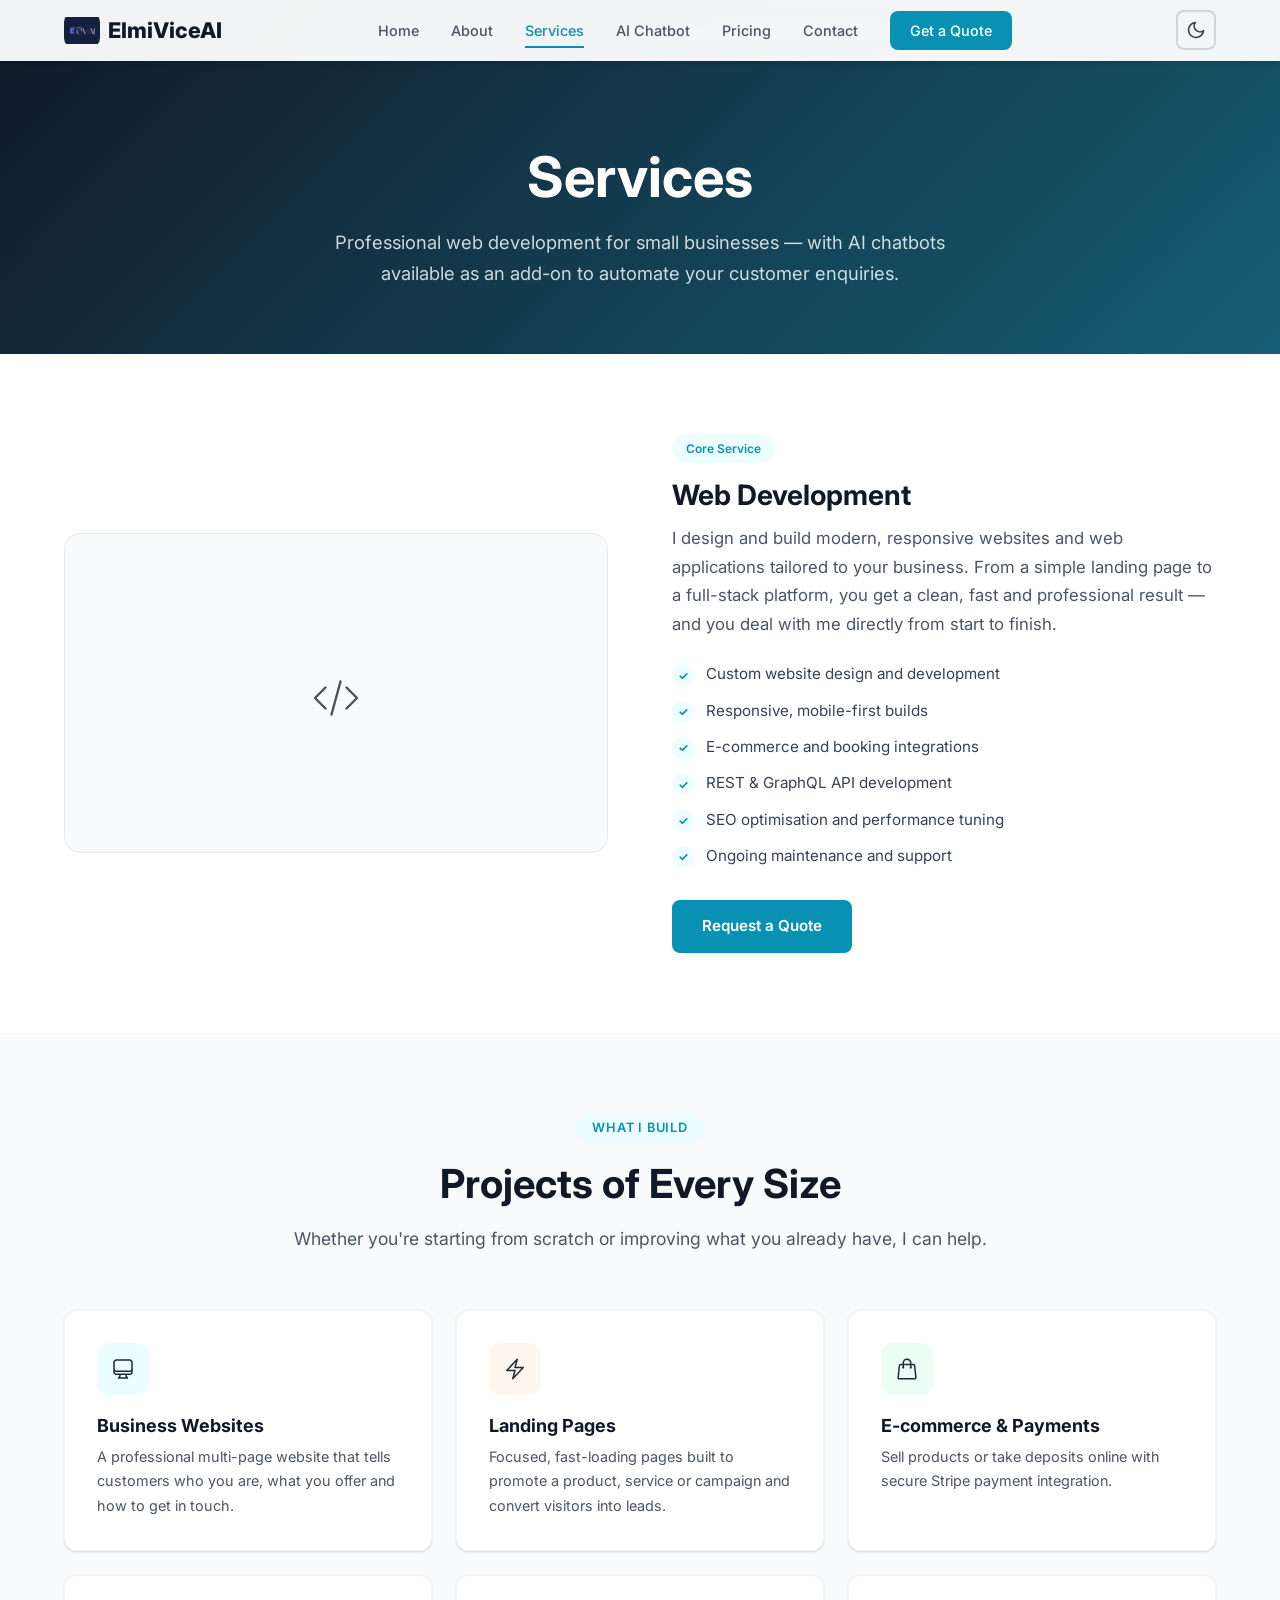
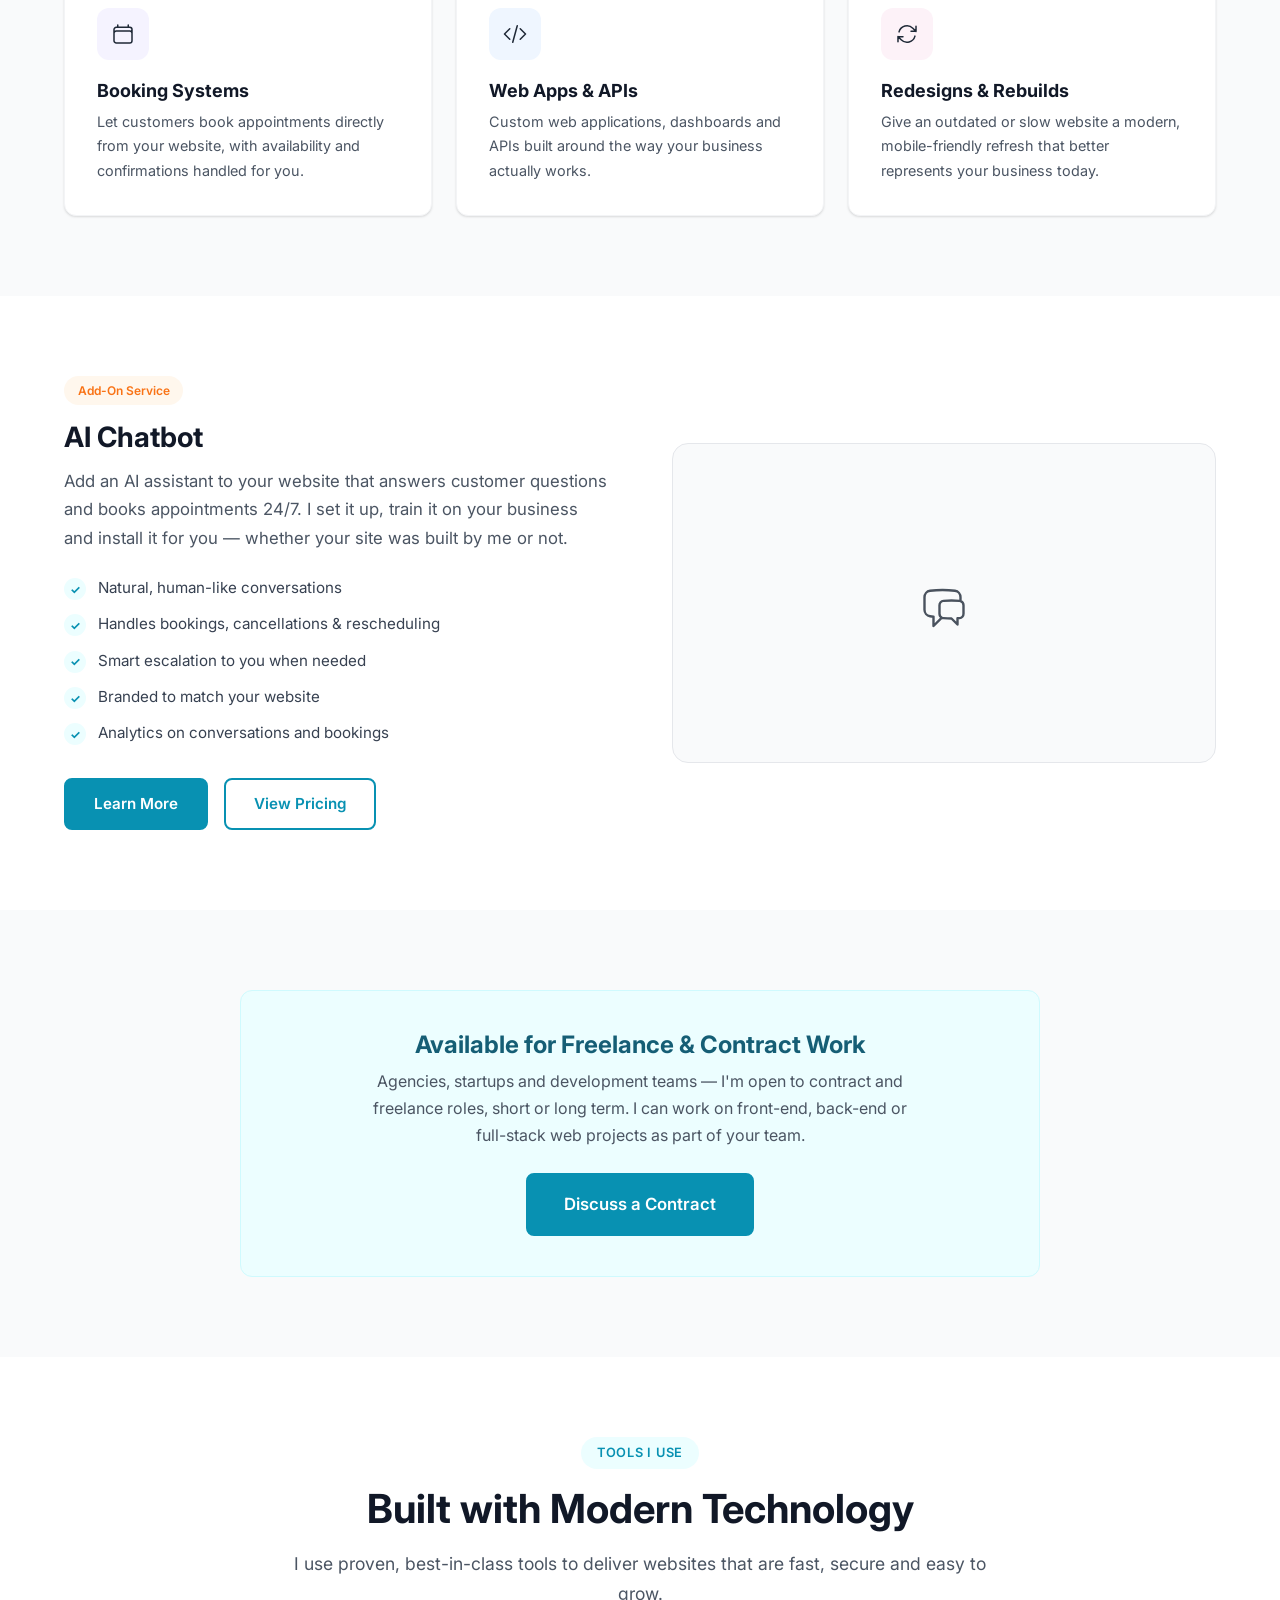
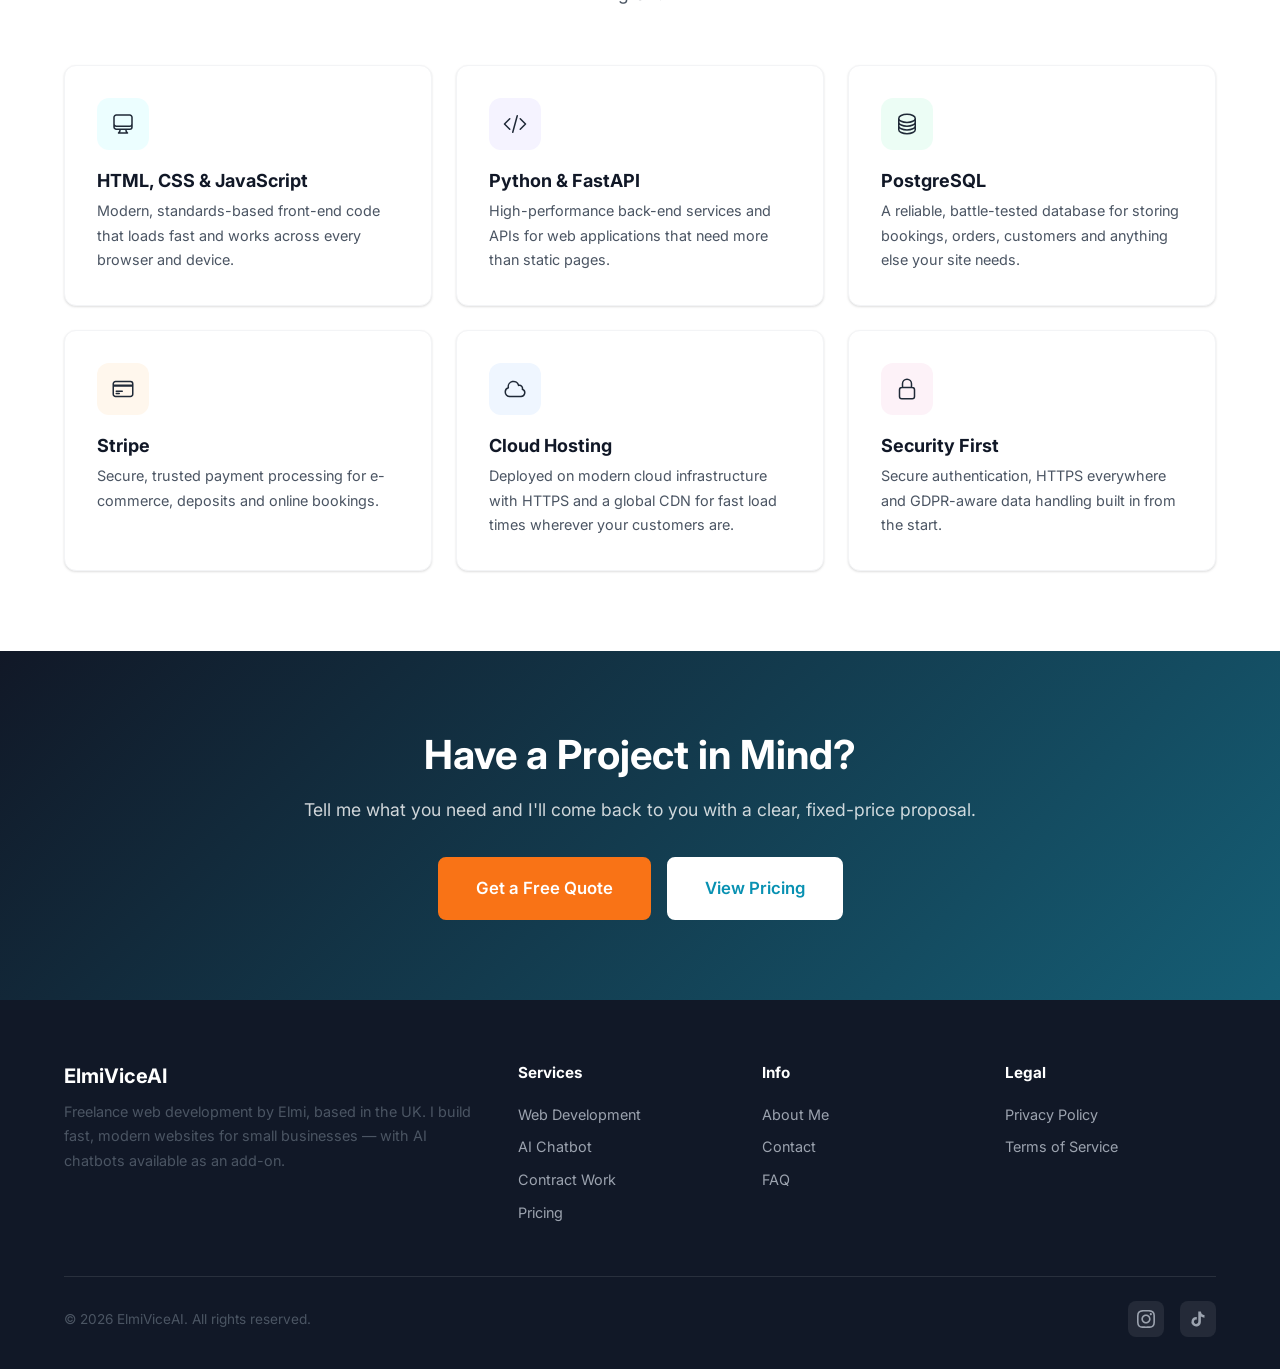
<file: services.html>
<!DOCTYPE html>
<html lang="en">
<head>
    <meta charset="UTF-8">
    <meta name="viewport" content="width=device-width, initial-scale=1.0">
    <title>Services — ElmiViceAI</title>
    <link rel="icon" type="image/jpeg" sizes="192x192" href="favicon.jpg">
    <link rel="icon" type="image/x-icon" href="favicon.ico">
    <link rel="apple-touch-icon" href="favicon.jpg">
    <meta name="description" content="Freelance web development services for small businesses — custom websites, e-commerce, booking integrations, web apps and SEO. AI chatbots available as an add-on.">
    <meta name="keywords" content="web development services, freelance web developer UK, custom website design, e-commerce website, web application development, contract web developer, AI chatbot add-on">
    <meta name="author" content="ElmiViceAI">
    <meta name="robots" content="index, follow">
    <link rel="canonical" href="https://elmiviceai.com/services.html">
    <meta property="og:type" content="website">
    <meta property="og:title" content="Services — ElmiViceAI">
    <meta property="og:description" content="Custom websites, e-commerce, web apps and SEO for small businesses — with AI chatbots available as an add-on.">
    <meta property="og:url" content="https://elmiviceai.com/services.html">
    <meta property="og:site_name" content="ElmiViceAI">
    <meta property="og:image" content="https://elmiviceai.com/logo.png">
    <meta name="twitter:card" content="summary_large_image">
    <meta name="twitter:title" content="Services — ElmiViceAI">
    <meta name="twitter:description" content="Custom websites, e-commerce, web apps and SEO for small businesses — with AI chatbots available as an add-on.">
    <meta name="twitter:image" content="https://elmiviceai.com/logo.png">
    <link rel="preconnect" href="https://fonts.googleapis.com">
    <link rel="preconnect" href="https://fonts.gstatic.com" crossorigin>
    <link href="https://fonts.googleapis.com/css2?family=Inter:wght@400;500;600;700;800&display=swap" rel="stylesheet">
    <link rel="stylesheet" href="css/styles.css">
    <!-- Structured Data -->
    <script type="application/ld+json">
    {
        "@context": "https://schema.org",
        "@type": "ItemList",
        "name": "ElmiViceAI Services",
        "itemListElement": [
            {
                "@type": "Service",
                "position": 1,
                "name": "Web Development",
                "description": "Custom website design and development, responsive mobile-first builds, e-commerce and booking integrations, web applications and APIs, SEO optimisation and ongoing maintenance.",
                "provider": {
                    "@type": "ProfessionalService",
                    "name": "ElmiViceAI"
                },
                "areaServed": "Worldwide",
                "url": "https://elmiviceai.com/services.html#web-development"
            },
            {
                "@type": "Service",
                "position": 2,
                "name": "AI Chatbot",
                "description": "AI chatbot add-on for any website that answers customer questions and handles bookings 24/7, fully set up and installed for you.",
                "provider": {
                    "@type": "ProfessionalService",
                    "name": "ElmiViceAI"
                },
                "areaServed": "Worldwide",
                "url": "https://elmiviceai.com/chatbot.html"
            },
            {
                "@type": "Service",
                "position": 3,
                "name": "Contract Web Development",
                "description": "Freelance and contract web development for agencies, startups and development teams.",
                "provider": {
                    "@type": "ProfessionalService",
                    "name": "ElmiViceAI"
                },
                "areaServed": "Worldwide",
                "url": "https://elmiviceai.com/services.html#contract-work"
            }
        ]
    }
    </script>
</head>
<body>

    <!-- ==================== Navigation ==================== -->
    <nav class="navbar scrolled" id="navbar">
        <div class="container">
            <a href="index.html" class="nav-brand">
                <img src="logo.png" alt="ElmiViceAI" class="brand-icon">
                ElmiViceAI
            </a>
            <div class="nav-links" id="navLinks">
                <a href="index.html">Home</a>
                <a href="about.html">About</a>
                <a href="services.html" class="active">Services</a>
                <a href="chatbot.html">AI Chatbot</a>
                <a href="pricing.html">Pricing</a>
                <a href="contact.html">Contact</a>
                <a href="contact.html" class="nav-cta">Get a Quote</a>
            </div>
            <button class="theme-toggle" id="themeToggle" onclick="toggleTheme()" aria-label="Toggle dark mode">
                <svg class="icon-moon" xmlns="http://www.w3.org/2000/svg" fill="none" viewBox="0 0 24 24" stroke="currentColor" stroke-width="2"><path stroke-linecap="round" stroke-linejoin="round" d="M21 12.79A9 9 0 1 1 11.21 3a7 7 0 0 0 9.79 9.79z"/></svg>
                <svg class="icon-sun" xmlns="http://www.w3.org/2000/svg" fill="none" viewBox="0 0 24 24" stroke="currentColor" stroke-width="2"><circle cx="12" cy="12" r="5"/><path stroke-linecap="round" d="M12 1v2m0 18v2M4.22 4.22l1.42 1.42m12.72 12.72 1.42 1.42M1 12h2m18 0h2M4.22 19.78l1.42-1.42M18.36 5.64l1.42-1.42"/></svg>
            </button>
            <div class="nav-toggle" id="navToggle" onclick="toggleMobileMenu()">
                <span></span><span></span><span></span>
            </div>
        </div>
    </nav>

    <!-- ==================== Hero ==================== -->
    <section class="page-hero bg-gradient">
        <div class="container">
            <h1>Services</h1>
            <p>Professional web development for small businesses — with AI chatbots available as an add-on to automate your customer enquiries.</p>
        </div>
    </section>

    <!-- ==================== Service 1: Web Development ==================== -->
    <section class="section" id="web-development">
        <div class="container">
            <div class="service-detail reveal">
                <div class="service-visual">
                    <div class="visual-icon"><svg xmlns="http://www.w3.org/2000/svg" width="48" height="48" fill="none" viewBox="0 0 24 24" stroke="currentColor" stroke-width="1.2"><path stroke-linecap="round" stroke-linejoin="round" d="M17.25 6.75 22.5 12l-5.25 5.25m-10.5 0L1.5 12l5.25-5.25m7.5-3-4.5 16.5"/></svg></div>
                </div>
                <div class="service-content">
                    <span class="badge" style="display:inline-block; padding:0.3rem 0.85rem; background:var(--primary-50); color:var(--primary); border-radius:9999px; font-size:0.75rem; font-weight:600; margin-bottom:1rem;">Core Service</span>
                    <h3>Web Development</h3>
                    <p>I design and build modern, responsive websites and web applications tailored to your business. From a simple landing page to a full-stack platform, you get a clean, fast and professional result — and you deal with me directly from start to finish.</p>
                    <ul class="check-list">
                        <li>Custom website design and development</li>
                        <li>Responsive, mobile-first builds</li>
                        <li>E-commerce and booking integrations</li>
                        <li>REST &amp; GraphQL API development</li>
                        <li>SEO optimisation and performance tuning</li>
                        <li>Ongoing maintenance and support</li>
                    </ul>
                    <a href="contact.html?interest=web-development" class="btn btn-primary">Request a Quote</a>
                </div>
            </div>
        </div>
    </section>

    <!-- ==================== Project Types ==================== -->
    <section class="section bg-light">
        <div class="container">
            <div class="section-header reveal">
                <span class="badge">What I Build</span>
                <h2>Projects of Every Size</h2>
                <p>Whether you're starting from scratch or improving what you already have, I can help.</p>
            </div>
            <div class="features-grid">
                <div class="feature-card reveal">
                    <div class="feature-icon teal"><svg xmlns="http://www.w3.org/2000/svg" width="24" height="24" fill="none" viewBox="0 0 24 24" stroke="currentColor" stroke-width="1.5"><path stroke-linecap="round" stroke-linejoin="round" d="M9 17.25v1.007a3 3 0 0 1-.879 2.122L7.5 21h9l-.621-.621A3 3 0 0 1 15 18.257V17.25m6-12V15a2.25 2.25 0 0 1-2.25 2.25H5.25A2.25 2.25 0 0 1 3 15V5.25m18 0A2.25 2.25 0 0 0 18.75 3H5.25A2.25 2.25 0 0 0 3 5.25m18 0V12a2.25 2.25 0 0 1-2.25 2.25H5.25A2.25 2.25 0 0 1 3 12V5.25"/></svg></div>
                    <h4>Business Websites</h4>
                    <p>A professional multi-page website that tells customers who you are, what you offer and how to get in touch.</p>
                </div>
                <div class="feature-card reveal">
                    <div class="feature-icon orange"><svg xmlns="http://www.w3.org/2000/svg" width="24" height="24" fill="none" viewBox="0 0 24 24" stroke="currentColor" stroke-width="1.5"><path stroke-linecap="round" stroke-linejoin="round" d="m3.75 13.5 10.5-11.25L12 10.5h8.25L9.75 21.75 12 13.5H3.75Z"/></svg></div>
                    <h4>Landing Pages</h4>
                    <p>Focused, fast-loading pages built to promote a product, service or campaign and convert visitors into leads.</p>
                </div>
                <div class="feature-card reveal">
                    <div class="feature-icon green"><svg xmlns="http://www.w3.org/2000/svg" width="24" height="24" fill="none" viewBox="0 0 24 24" stroke="currentColor" stroke-width="1.5"><path stroke-linecap="round" stroke-linejoin="round" d="M15.75 10.5V6a3.75 3.75 0 1 0-7.5 0v4.5m11.356-1.993 1.263 12c.07.665-.45 1.243-1.119 1.243H4.25a1.125 1.125 0 0 1-1.12-1.243l1.264-12A1.125 1.125 0 0 1 5.513 7.5h12.974c.576 0 1.059.435 1.119 1.007ZM8.625 10.5a.375.375 0 1 1-.75 0 .375.375 0 0 1 .75 0Zm7.5 0a.375.375 0 1 1-.75 0 .375.375 0 0 1 .75 0Z"/></svg></div>
                    <h4>E-commerce &amp; Payments</h4>
                    <p>Sell products or take deposits online with secure Stripe payment integration.</p>
                </div>
                <div class="feature-card reveal">
                    <div class="feature-icon purple"><svg xmlns="http://www.w3.org/2000/svg" width="24" height="24" fill="none" viewBox="0 0 24 24" stroke="currentColor" stroke-width="1.5"><path stroke-linecap="round" stroke-linejoin="round" d="M6.75 3v2.25M17.25 3v2.25M3 18.75V7.5a2.25 2.25 0 0 1 2.25-2.25h13.5A2.25 2.25 0 0 1 21 7.5v11.25m-18 0A2.25 2.25 0 0 0 5.25 21h13.5A2.25 2.25 0 0 0 21 18.75m-18 0v-7.5A2.25 2.25 0 0 1 5.25 9h13.5A2.25 2.25 0 0 1 21 11.25v7.5"/></svg></div>
                    <h4>Booking Systems</h4>
                    <p>Let customers book appointments directly from your website, with availability and confirmations handled for you.</p>
                </div>
                <div class="feature-card reveal">
                    <div class="feature-icon blue"><svg xmlns="http://www.w3.org/2000/svg" width="24" height="24" fill="none" viewBox="0 0 24 24" stroke="currentColor" stroke-width="1.5"><path stroke-linecap="round" stroke-linejoin="round" d="M17.25 6.75 22.5 12l-5.25 5.25m-10.5 0L1.5 12l5.25-5.25m7.5-3-4.5 16.5"/></svg></div>
                    <h4>Web Apps &amp; APIs</h4>
                    <p>Custom web applications, dashboards and APIs built around the way your business actually works.</p>
                </div>
                <div class="feature-card reveal">
                    <div class="feature-icon pink"><svg xmlns="http://www.w3.org/2000/svg" width="24" height="24" fill="none" viewBox="0 0 24 24" stroke="currentColor" stroke-width="1.5"><path stroke-linecap="round" stroke-linejoin="round" d="M16.023 9.348h4.992v-.001M2.985 19.644v-4.992m0 0h4.992m-4.993 0 3.181 3.183a8.25 8.25 0 0 0 13.803-3.7M4.031 9.865a8.25 8.25 0 0 1 13.803-3.7l3.181 3.182m0-4.991v4.99"/></svg></div>
                    <h4>Redesigns &amp; Rebuilds</h4>
                    <p>Give an outdated or slow website a modern, mobile-friendly refresh that better represents your business today.</p>
                </div>
            </div>
        </div>
    </section>

    <!-- ==================== Service 2: AI Chatbot Add-On ==================== -->
    <section class="section" id="chatbot">
        <div class="container">
            <div class="service-detail reverse reveal">
                <div class="service-visual">
                    <div class="visual-icon"><svg xmlns="http://www.w3.org/2000/svg" width="48" height="48" fill="none" viewBox="0 0 24 24" stroke="currentColor" stroke-width="1.2"><path stroke-linecap="round" stroke-linejoin="round" d="M20.25 8.511c.884.284 1.5 1.128 1.5 2.097v4.286c0 1.136-.847 2.1-1.98 2.193-.34.027-.68.052-1.02.072v3.091l-3-3c-1.354 0-2.694-.055-4.02-.163a2.115 2.115 0 0 1-.825-.242m9.345-8.334a2.126 2.126 0 0 0-.476-.095 48.64 48.64 0 0 0-8.048 0c-1.131.094-1.976 1.057-1.976 2.192v4.286c0 .837.46 1.58 1.155 1.951m9.345-8.334V6.637c0-1.621-1.152-3.026-2.76-3.235A48.455 48.455 0 0 0 11.25 3c-2.115 0-4.198.137-6.24.402-1.608.209-2.76 1.614-2.76 3.235v6.226c0 1.621 1.152 3.026 2.76 3.235.577.075 1.157.14 1.74.194V21l4.155-4.155"/></svg></div>
                </div>
                <div class="service-content">
                    <span class="badge" style="display:inline-block; padding:0.3rem 0.85rem; background:#fff7ed; color:var(--accent); border-radius:9999px; font-size:0.75rem; font-weight:600; margin-bottom:1rem;">Add-On Service</span>
                    <h3>AI Chatbot</h3>
                    <p>Add an AI assistant to your website that answers customer questions and books appointments 24/7. I set it up, train it on your business and install it for you — whether your site was built by me or not.</p>
                    <ul class="check-list">
                        <li>Natural, human-like conversations</li>
                        <li>Handles bookings, cancellations &amp; rescheduling</li>
                        <li>Smart escalation to you when needed</li>
                        <li>Branded to match your website</li>
                        <li>Analytics on conversations and bookings</li>
                    </ul>
                    <div style="display: flex; gap: 1rem; flex-wrap: wrap;">
                        <a href="chatbot.html" class="btn btn-primary">Learn More</a>
                        <a href="pricing.html#chatbot" class="btn btn-outline">View Pricing</a>
                    </div>
                </div>
            </div>
        </div>
    </section>

    <!-- ==================== Contract Work ==================== -->
    <section class="section bg-light" id="contract-work">
        <div class="container">
            <div class="callout reveal">
                <h3>Available for Freelance &amp; Contract Work</h3>
                <p>Agencies, startups and development teams — I'm open to contract and freelance roles, short or long term. I can work on front-end, back-end or full-stack web projects as part of your team.</p>
                <a href="contact.html?interest=contract" class="btn btn-primary btn-lg">Discuss a Contract</a>
            </div>
        </div>
    </section>

    <!-- ==================== Tech Stack ==================== -->
    <section class="section">
        <div class="container">
            <div class="section-header reveal">
                <span class="badge">Tools I Use</span>
                <h2>Built with Modern Technology</h2>
                <p>I use proven, best-in-class tools to deliver websites that are fast, secure and easy to grow.</p>
            </div>
            <div class="features-grid">
                <div class="feature-card reveal">
                    <div class="feature-icon teal"><svg xmlns="http://www.w3.org/2000/svg" width="24" height="24" fill="none" viewBox="0 0 24 24" stroke="currentColor" stroke-width="1.5"><path stroke-linecap="round" stroke-linejoin="round" d="M9 17.25v1.007a3 3 0 0 1-.879 2.122L7.5 21h9l-.621-.621A3 3 0 0 1 15 18.257V17.25m6-12V15a2.25 2.25 0 0 1-2.25 2.25H5.25A2.25 2.25 0 0 1 3 15V5.25m18 0A2.25 2.25 0 0 0 18.75 3H5.25A2.25 2.25 0 0 0 3 5.25m18 0V12a2.25 2.25 0 0 1-2.25 2.25H5.25A2.25 2.25 0 0 1 3 12V5.25"/></svg></div>
                    <h4>HTML, CSS &amp; JavaScript</h4>
                    <p>Modern, standards-based front-end code that loads fast and works across every browser and device.</p>
                </div>
                <div class="feature-card reveal">
                    <div class="feature-icon purple"><svg xmlns="http://www.w3.org/2000/svg" width="24" height="24" fill="none" viewBox="0 0 24 24" stroke="currentColor" stroke-width="1.5"><path stroke-linecap="round" stroke-linejoin="round" d="M17.25 6.75 22.5 12l-5.25 5.25m-10.5 0L1.5 12l5.25-5.25m7.5-3-4.5 16.5"/></svg></div>
                    <h4>Python &amp; FastAPI</h4>
                    <p>High-performance back-end services and APIs for web applications that need more than static pages.</p>
                </div>
                <div class="feature-card reveal">
                    <div class="feature-icon green"><svg xmlns="http://www.w3.org/2000/svg" width="24" height="24" fill="none" viewBox="0 0 24 24" stroke="currentColor" stroke-width="1.5"><path stroke-linecap="round" stroke-linejoin="round" d="M20.25 6.375c0 2.278-3.694 4.125-8.25 4.125S3.75 8.653 3.75 6.375m16.5 0c0-2.278-3.694-4.125-8.25-4.125S3.75 4.097 3.75 6.375m16.5 0v11.25c0 2.278-3.694 4.125-8.25 4.125s-8.25-1.847-8.25-4.125V6.375m16.5 0v3.75m-16.5-3.75v3.75m16.5 0v3.75C20.25 16.153 16.556 18 12 18s-8.25-1.847-8.25-4.125v-3.75m16.5 0c0 2.278-3.694 4.125-8.25 4.125s-8.25-1.847-8.25-4.125"/></svg></div>
                    <h4>PostgreSQL</h4>
                    <p>A reliable, battle-tested database for storing bookings, orders, customers and anything else your site needs.</p>
                </div>
                <div class="feature-card reveal">
                    <div class="feature-icon orange"><svg xmlns="http://www.w3.org/2000/svg" width="24" height="24" fill="none" viewBox="0 0 24 24" stroke="currentColor" stroke-width="1.5"><path stroke-linecap="round" stroke-linejoin="round" d="M2.25 8.25h19.5M2.25 9h19.5m-16.5 5.25h6m-6 2.25h3m-3.75 3h15a2.25 2.25 0 0 0 2.25-2.25V6.75A2.25 2.25 0 0 0 19.5 4.5h-15a2.25 2.25 0 0 0-2.25 2.25v10.5A2.25 2.25 0 0 0 4.5 19.5Z"/></svg></div>
                    <h4>Stripe</h4>
                    <p>Secure, trusted payment processing for e-commerce, deposits and online bookings.</p>
                </div>
                <div class="feature-card reveal">
                    <div class="feature-icon blue"><svg xmlns="http://www.w3.org/2000/svg" width="24" height="24" fill="none" viewBox="0 0 24 24" stroke="currentColor" stroke-width="1.5"><path stroke-linecap="round" stroke-linejoin="round" d="M2.25 15a4.5 4.5 0 0 0 4.5 4.5H18a3.75 3.75 0 0 0 1.332-7.257 3 3 0 0 0-3.758-3.848 5.25 5.25 0 0 0-10.233 2.33A4.502 4.502 0 0 0 2.25 15Z"/></svg></div>
                    <h4>Cloud Hosting</h4>
                    <p>Deployed on modern cloud infrastructure with HTTPS and a global CDN for fast load times wherever your customers are.</p>
                </div>
                <div class="feature-card reveal">
                    <div class="feature-icon pink"><svg xmlns="http://www.w3.org/2000/svg" width="24" height="24" fill="none" viewBox="0 0 24 24" stroke="currentColor" stroke-width="1.5"><path stroke-linecap="round" stroke-linejoin="round" d="M16.5 10.5V6.75a4.5 4.5 0 1 0-9 0v3.75m-.75 11.25h10.5a2.25 2.25 0 0 0 2.25-2.25v-6.75a2.25 2.25 0 0 0-2.25-2.25H6.75a2.25 2.25 0 0 0-2.25 2.25v6.75a2.25 2.25 0 0 0 2.25 2.25Z"/></svg></div>
                    <h4>Security First</h4>
                    <p>Secure authentication, HTTPS everywhere and GDPR-aware data handling built in from the start.</p>
                </div>
            </div>
        </div>
    </section>

    <!-- ==================== CTA ==================== -->
    <section class="cta-section bg-gradient">
        <div class="container">
            <h2>Have a Project in Mind?</h2>
            <p>Tell me what you need and I'll come back to you with a clear, fixed-price proposal.</p>
            <div class="cta-actions">
                <a href="contact.html" class="btn btn-accent btn-lg">Get a Free Quote</a>
                <a href="pricing.html" class="btn btn-white btn-lg">View Pricing</a>
            </div>
        </div>
    </section>

    <!-- ==================== Footer ==================== -->
    <footer class="footer">
        <div class="container">
            <div class="footer-grid">
                <div class="footer-brand">
                    <h3>ElmiViceAI</h3>
                    <p>Freelance web development by Elmi, based in the UK. I build fast, modern websites for small businesses — with AI chatbots available as an add-on.</p>
                </div>
                <div class="footer-col">
                    <h4>Services</h4>
                    <a href="services.html#web-development">Web Development</a>
                    <a href="chatbot.html">AI Chatbot</a>
                    <a href="services.html#contract-work">Contract Work</a>
                    <a href="pricing.html">Pricing</a>
                </div>
                <div class="footer-col">
                    <h4>Info</h4>
                    <a href="about.html">About Me</a>
                    <a href="contact.html">Contact</a>
                    <a href="pricing.html#faq">FAQ</a>
                </div>
                <div class="footer-col">
                    <h4>Legal</h4>
                    <a href="privacy.html">Privacy Policy</a>
                    <a href="terms.html">Terms of Service</a>
                </div>
            </div>
            <div class="footer-bottom">
                <p>&copy; 2026 ElmiViceAI. All rights reserved.</p>
                <div class="footer-social">
                    <a href="https://www.instagram.com/elmiviceai?igsh=MTl4Y3VsOW04Mzd3MQ==" title="Instagram" target="_blank" rel="noopener"><svg xmlns="http://www.w3.org/2000/svg" width="18" height="18" viewBox="0 0 24 24" fill="currentColor"><path d="M12 2.163c3.204 0 3.584.012 4.85.07 3.252.148 4.771 1.691 4.919 4.919.058 1.265.069 1.645.069 4.849 0 3.205-.012 3.584-.069 4.849-.149 3.225-1.664 4.771-4.919 4.919-1.266.058-1.644.07-4.85.07-3.204 0-3.584-.012-4.849-.07-3.26-.149-4.771-1.699-4.919-4.92-.058-1.265-.07-1.644-.07-4.849 0-3.204.013-3.583.07-4.849.149-3.227 1.664-4.771 4.919-4.919 1.266-.057 1.645-.069 4.849-.069zm0-2.163c-3.259 0-3.667.014-4.947.072-4.358.2-6.78 2.618-6.98 6.98-.059 1.281-.073 1.689-.073 4.948 0 3.259.014 3.668.072 4.948.2 4.358 2.618 6.78 6.98 6.98 1.281.058 1.689.072 4.948.072 3.259 0 3.668-.014 4.948-.072 4.354-.2 6.782-2.618 6.979-6.98.059-1.28.073-1.689.073-4.948 0-3.259-.014-3.667-.072-4.947-.196-4.354-2.617-6.78-6.979-6.98-1.281-.059-1.69-.073-4.949-.073zm0 5.838c-3.403 0-6.162 2.759-6.162 6.162s2.759 6.163 6.162 6.163 6.162-2.759 6.162-6.163c0-3.403-2.759-6.162-6.162-6.162zm0 10.162c-2.209 0-4-1.79-4-4 0-2.209 1.791-4 4-4s4 1.791 4 4c0 2.21-1.791 4-4 4zm6.406-11.845c-.796 0-1.441.645-1.441 1.44s.645 1.44 1.441 1.44c.795 0 1.439-.645 1.439-1.44s-.644-1.44-1.439-1.44z"/></svg></a>
                    <a href="https://www.tiktok.com/@elmiviceai?_r=1&_t=ZN-94T0yqR3EeM" title="TikTok" target="_blank" rel="noopener"><svg xmlns="http://www.w3.org/2000/svg" width="18" height="18" viewBox="0 0 24 24" fill="currentColor"><path d="M19.59 6.69a4.83 4.83 0 0 1-3.77-4.25V2h-3.45v13.67a2.89 2.89 0 0 1-5.2 1.74 2.89 2.89 0 0 1 2.31-4.64 2.93 2.93 0 0 1 .88.13V9.4a6.84 6.84 0 0 0-1-.05A6.33 6.33 0 0 0 5 20.1a6.34 6.34 0 0 0 10.86-4.43v-7a8.16 8.16 0 0 0 4.77 1.52v-3.4a4.85 4.85 0 0 1-1-.1z"/></svg></a>
                </div>
            </div>
        </div>
    </footer>

    <!-- AI Chatbot Widget -->
    <script>
      (function() {
        var w = document.createElement('script');
        w.src = 'https://elmiviseai-platform.onrender.com/static/widget.js';
        w.setAttribute('data-business-id', '2');
        w.setAttribute('data-position', 'bottom-right');
        w.async = true;
        document.body.appendChild(w);
      })();
    </script>

    <script src="js/main.js"></script>
</body>
</html>
</file>
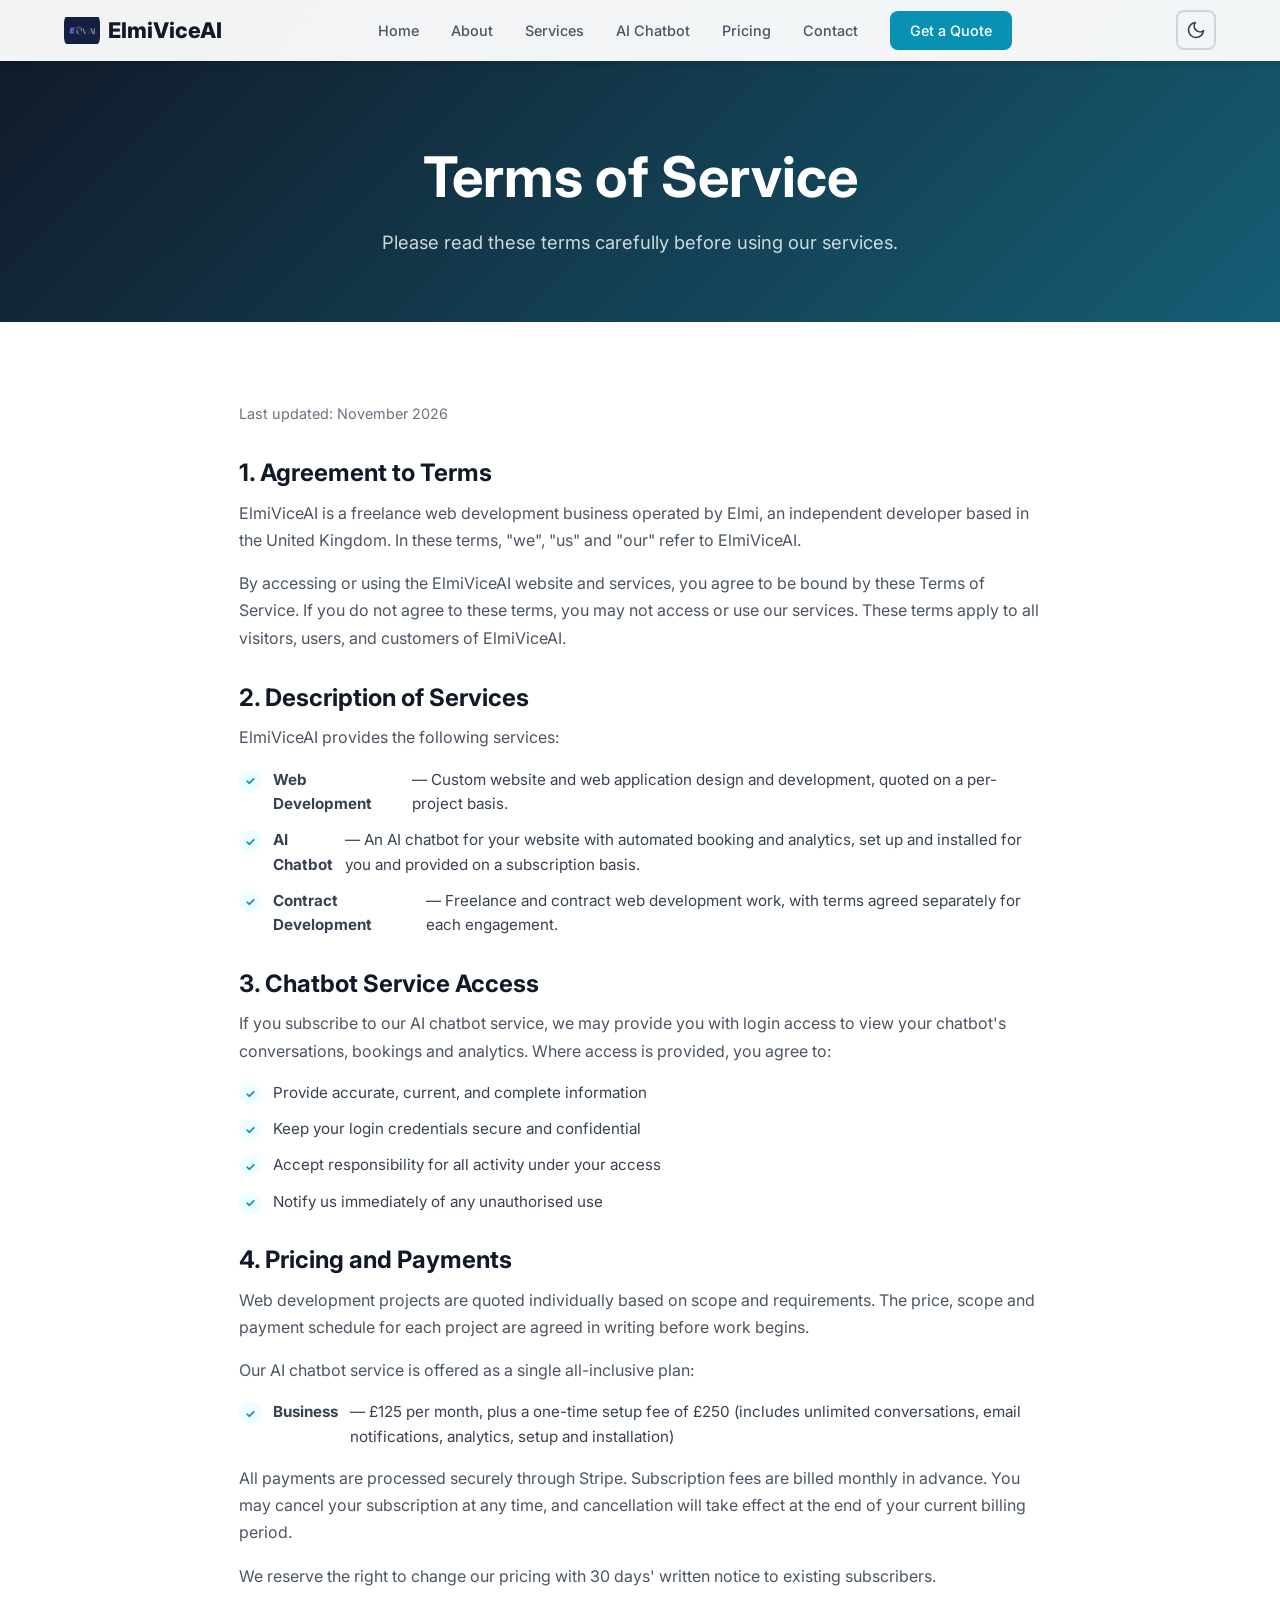
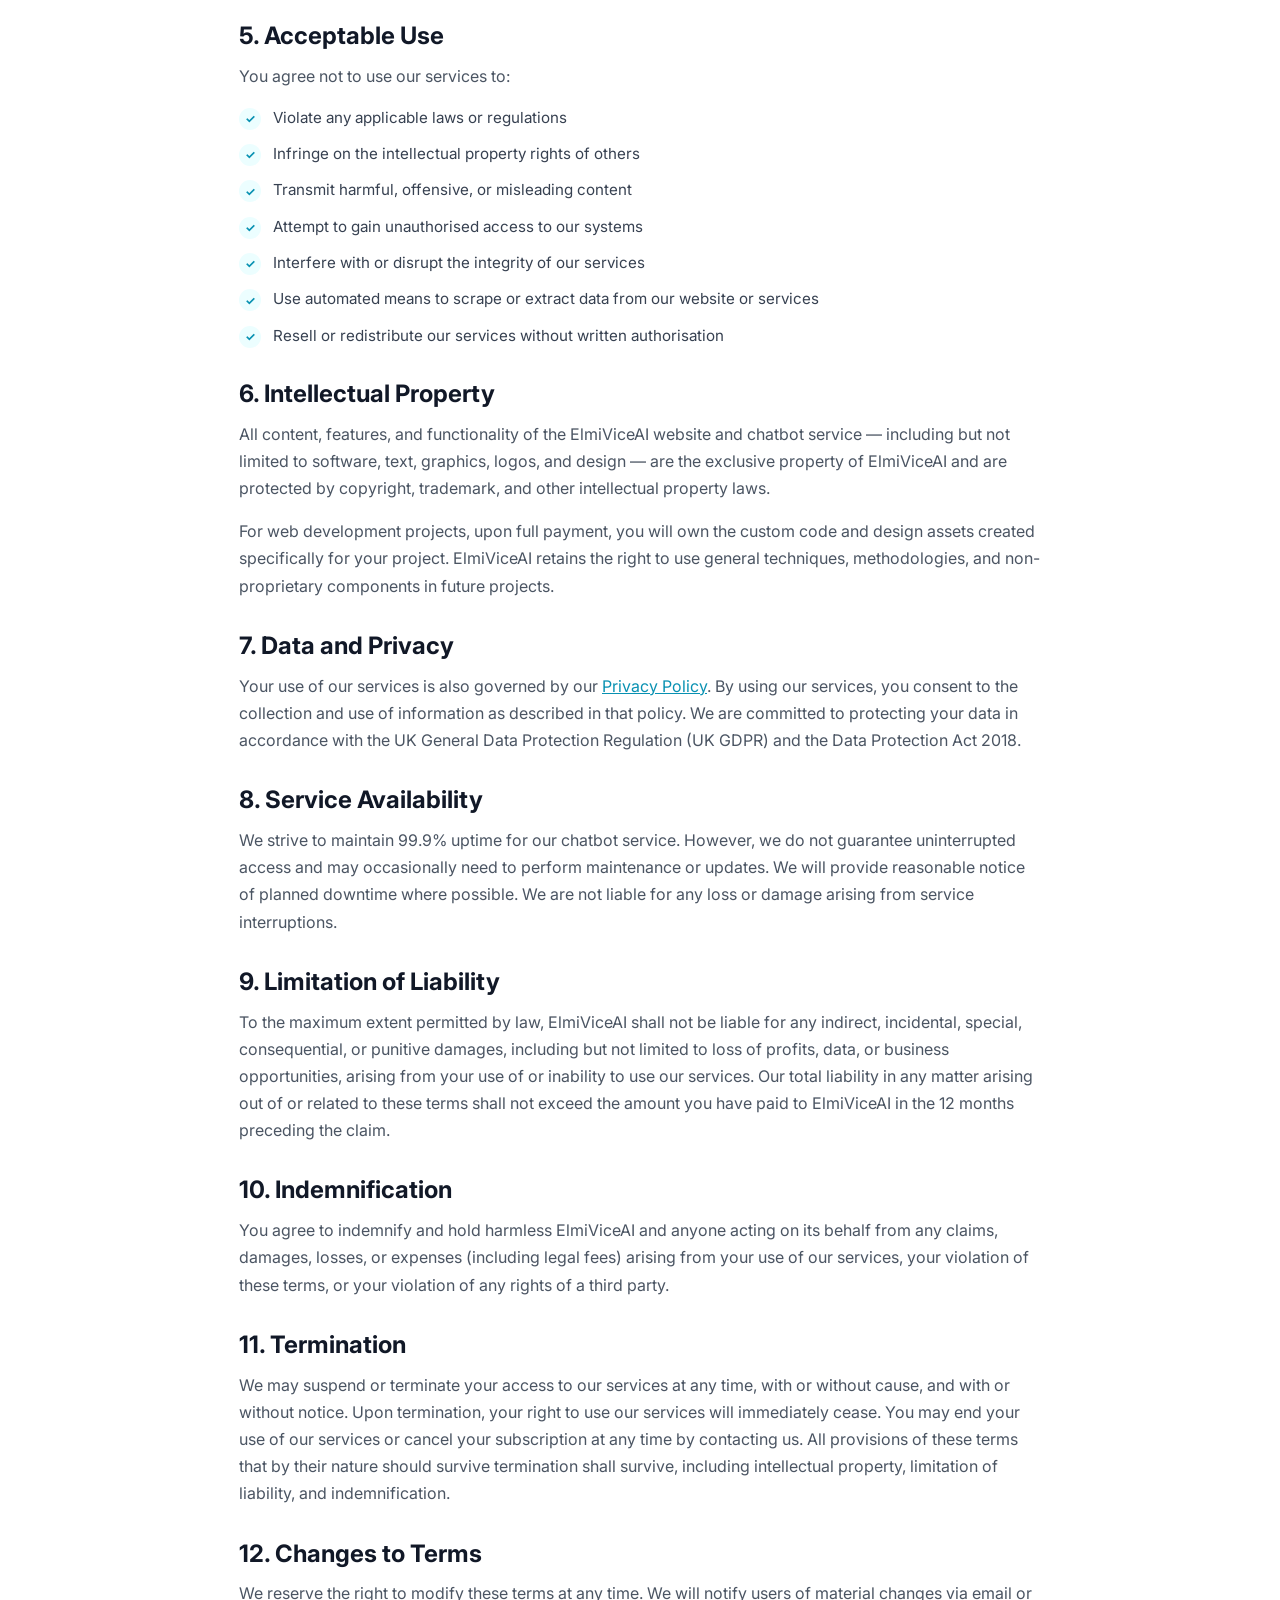
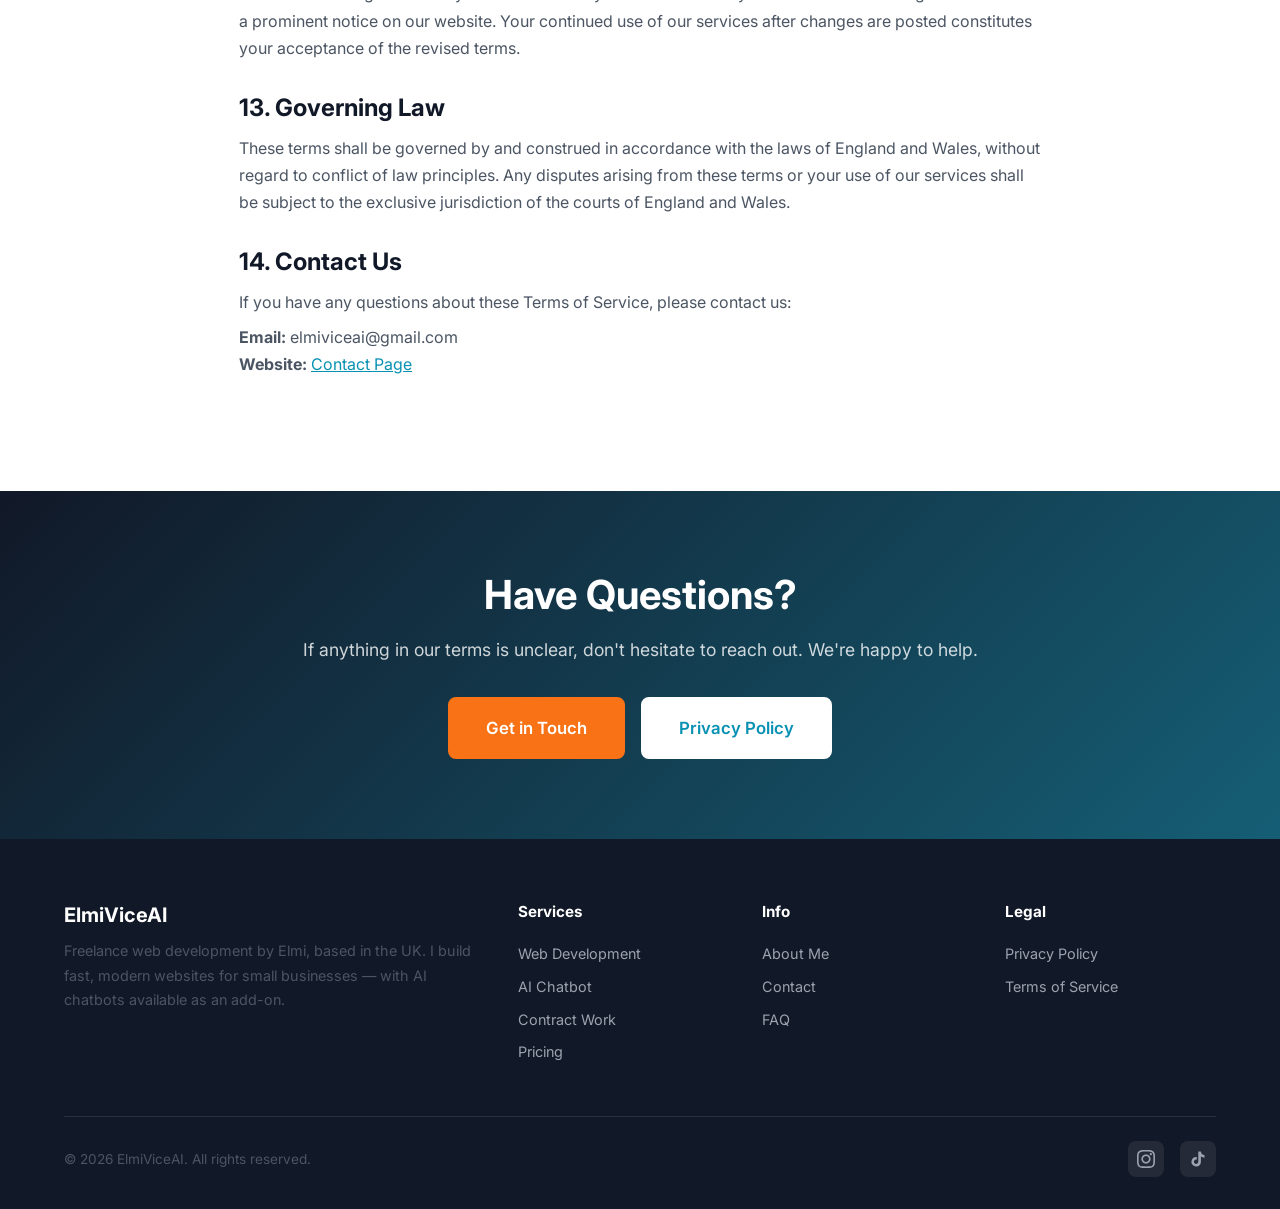
<file: terms.html>
<!DOCTYPE html>
<html lang="en">
<head>
    <meta charset="UTF-8">
    <meta name="viewport" content="width=device-width, initial-scale=1.0">
    <title>Terms of Service — ElmiViceAI</title>
    <link rel="icon" type="image/jpeg" sizes="192x192" href="favicon.jpg">
    <link rel="icon" type="image/x-icon" href="favicon.ico">
    <link rel="apple-touch-icon" href="favicon.jpg">
    <meta name="description" content="Terms of Service for ElmiViceAI. Read our terms governing the use of our web development services and AI chatbot service.">
    <meta name="keywords" content="ElmiViceAI terms of service, terms and conditions, service agreement">
    <meta name="author" content="ElmiViceAI">
    <meta name="robots" content="index, follow">
    <link rel="canonical" href="https://elmiviceai.com/terms.html">
    <meta property="og:type" content="website">
    <meta property="og:title" content="Terms of Service — ElmiViceAI">
    <meta property="og:description" content="Terms of Service for ElmiViceAI. Read our terms governing the use of our web development services and AI chatbot service.">
    <meta property="og:url" content="https://elmiviceai.com/terms.html">
    <meta property="og:site_name" content="ElmiViceAI">
    <meta property="og:image" content="https://elmiviceai.com/logo.png">
    <meta name="twitter:card" content="summary">
    <meta name="twitter:title" content="Terms of Service — ElmiViceAI">
    <meta name="twitter:description" content="Terms of Service for ElmiViceAI. Read our terms governing the use of our web development services and AI chatbot service.">
    <meta name="twitter:image" content="https://elmiviceai.com/logo.png">
    <link rel="preconnect" href="https://fonts.googleapis.com">
    <link rel="preconnect" href="https://fonts.gstatic.com" crossorigin>
    <link href="https://fonts.googleapis.com/css2?family=Inter:wght@400;500;600;700;800&display=swap" rel="stylesheet">
    <link rel="stylesheet" href="css/styles.css">
</head>
<body>

    <!-- ==================== Navigation ==================== -->
    <nav class="navbar scrolled" id="navbar">
        <div class="container">
            <a href="index.html" class="nav-brand">
                <img src="logo.png" alt="ElmiViceAI" class="brand-icon">
                ElmiViceAI
            </a>
            <div class="nav-links" id="navLinks">
                <a href="index.html">Home</a>
                <a href="about.html">About</a>
                <a href="services.html">Services</a>
                <a href="chatbot.html">AI Chatbot</a>
                <a href="pricing.html">Pricing</a>
                <a href="contact.html">Contact</a>
                <a href="contact.html" class="nav-cta">Get a Quote</a>
            </div>
            <button class="theme-toggle" id="themeToggle" onclick="toggleTheme()" aria-label="Toggle dark mode">
                <svg class="icon-moon" xmlns="http://www.w3.org/2000/svg" fill="none" viewBox="0 0 24 24" stroke="currentColor" stroke-width="2"><path stroke-linecap="round" stroke-linejoin="round" d="M21 12.79A9 9 0 1 1 11.21 3a7 7 0 0 0 9.79 9.79z"/></svg>
                <svg class="icon-sun" xmlns="http://www.w3.org/2000/svg" fill="none" viewBox="0 0 24 24" stroke="currentColor" stroke-width="2"><circle cx="12" cy="12" r="5"/><path stroke-linecap="round" d="M12 1v2m0 18v2M4.22 4.22l1.42 1.42m12.72 12.72 1.42 1.42M1 12h2m18 0h2M4.22 19.78l1.42-1.42M18.36 5.64l1.42-1.42"/></svg>
            </button>
            <div class="nav-toggle" id="navToggle" onclick="toggleMobileMenu()">
                <span></span><span></span><span></span>
            </div>
        </div>
    </nav>

    <!-- ==================== Hero ==================== -->
    <section class="page-hero bg-gradient">
        <div class="container">
            <h1>Terms of Service</h1>
            <p>Please read these terms carefully before using our services.</p>
        </div>
    </section>

    <!-- ==================== Terms Content ==================== -->
    <section class="section">
        <div class="container" style="max-width: 850px;">
            <div class="reveal">
                <p style="margin-bottom: 2rem; font-size: 0.9rem; color: var(--gray-500);">Last updated: November 2026</p>

                <h3 style="margin-bottom: 0.75rem;">1. Agreement to Terms</h3>
                <p style="margin-bottom: 1rem;">ElmiViceAI is a freelance web development business operated by Elmi, an independent developer based in the United Kingdom. In these terms, "we", "us" and "our" refer to ElmiViceAI.</p>
                <p style="margin-bottom: 2rem;">By accessing or using the ElmiViceAI website and services, you agree to be bound by these Terms of Service. If you do not agree to these terms, you may not access or use our services. These terms apply to all visitors, users, and customers of ElmiViceAI.</p>

                <h3 style="margin-bottom: 0.75rem;">2. Description of Services</h3>
                <p style="margin-bottom: 1rem;">ElmiViceAI provides the following services:</p>
                <ul class="check-list" style="margin-bottom: 2rem;">
                    <li><strong>Web Development</strong> — Custom website and web application design and development, quoted on a per-project basis.</li>
                    <li><strong>AI Chatbot</strong> — An AI chatbot for your website with automated booking and analytics, set up and installed for you and provided on a subscription basis.</li>
                    <li><strong>Contract Development</strong> — Freelance and contract web development work, with terms agreed separately for each engagement.</li>
                </ul>

                <h3 style="margin-bottom: 0.75rem;">3. Chatbot Service Access</h3>
                <p style="margin-bottom: 1rem;">If you subscribe to our AI chatbot service, we may provide you with login access to view your chatbot's conversations, bookings and analytics. Where access is provided, you agree to:</p>
                <ul class="check-list" style="margin-bottom: 2rem;">
                    <li>Provide accurate, current, and complete information</li>
                    <li>Keep your login credentials secure and confidential</li>
                    <li>Accept responsibility for all activity under your access</li>
                    <li>Notify us immediately of any unauthorised use</li>
                </ul>

                <h3 style="margin-bottom: 0.75rem;">4. Pricing and Payments</h3>
                <p style="margin-bottom: 1rem;">Web development projects are quoted individually based on scope and requirements. The price, scope and payment schedule for each project are agreed in writing before work begins.</p>
                <p style="margin-bottom: 1rem;">Our AI chatbot service is offered as a single all-inclusive plan:</p>
                <ul class="check-list" style="margin-bottom: 1rem;">
                    <li><strong>Business</strong> — &pound;125 per month, plus a one-time setup fee of &pound;250 (includes unlimited conversations, email notifications, analytics, setup and installation)</li>
                </ul>
                <p style="margin-bottom: 1rem;">All payments are processed securely through Stripe. Subscription fees are billed monthly in advance. You may cancel your subscription at any time, and cancellation will take effect at the end of your current billing period.</p>
                <p style="margin-bottom: 2rem;">We reserve the right to change our pricing with 30 days' written notice to existing subscribers.</p>

                <h3 style="margin-bottom: 0.75rem;">5. Acceptable Use</h3>
                <p style="margin-bottom: 1rem;">You agree not to use our services to:</p>
                <ul class="check-list" style="margin-bottom: 2rem;">
                    <li>Violate any applicable laws or regulations</li>
                    <li>Infringe on the intellectual property rights of others</li>
                    <li>Transmit harmful, offensive, or misleading content</li>
                    <li>Attempt to gain unauthorised access to our systems</li>
                    <li>Interfere with or disrupt the integrity of our services</li>
                    <li>Use automated means to scrape or extract data from our website or services</li>
                    <li>Resell or redistribute our services without written authorisation</li>
                </ul>

                <h3 style="margin-bottom: 0.75rem;">6. Intellectual Property</h3>
                <p style="margin-bottom: 1rem;">All content, features, and functionality of the ElmiViceAI website and chatbot service — including but not limited to software, text, graphics, logos, and design — are the exclusive property of ElmiViceAI and are protected by copyright, trademark, and other intellectual property laws.</p>
                <p style="margin-bottom: 2rem;">For web development projects, upon full payment, you will own the custom code and design assets created specifically for your project. ElmiViceAI retains the right to use general techniques, methodologies, and non-proprietary components in future projects.</p>

                <h3 style="margin-bottom: 0.75rem;">7. Data and Privacy</h3>
                <p style="margin-bottom: 2rem;">Your use of our services is also governed by our <a href="privacy.html" style="color: var(--primary); text-decoration: underline;">Privacy Policy</a>. By using our services, you consent to the collection and use of information as described in that policy. We are committed to protecting your data in accordance with the UK General Data Protection Regulation (UK GDPR) and the Data Protection Act 2018.</p>

                <h3 style="margin-bottom: 0.75rem;">8. Service Availability</h3>
                <p style="margin-bottom: 2rem;">We strive to maintain 99.9% uptime for our chatbot service. However, we do not guarantee uninterrupted access and may occasionally need to perform maintenance or updates. We will provide reasonable notice of planned downtime where possible. We are not liable for any loss or damage arising from service interruptions.</p>

                <h3 style="margin-bottom: 0.75rem;">9. Limitation of Liability</h3>
                <p style="margin-bottom: 2rem;">To the maximum extent permitted by law, ElmiViceAI shall not be liable for any indirect, incidental, special, consequential, or punitive damages, including but not limited to loss of profits, data, or business opportunities, arising from your use of or inability to use our services. Our total liability in any matter arising out of or related to these terms shall not exceed the amount you have paid to ElmiViceAI in the 12 months preceding the claim.</p>

                <h3 style="margin-bottom: 0.75rem;">10. Indemnification</h3>
                <p style="margin-bottom: 2rem;">You agree to indemnify and hold harmless ElmiViceAI and anyone acting on its behalf from any claims, damages, losses, or expenses (including legal fees) arising from your use of our services, your violation of these terms, or your violation of any rights of a third party.</p>

                <h3 style="margin-bottom: 0.75rem;">11. Termination</h3>
                <p style="margin-bottom: 2rem;">We may suspend or terminate your access to our services at any time, with or without cause, and with or without notice. Upon termination, your right to use our services will immediately cease. You may end your use of our services or cancel your subscription at any time by contacting us. All provisions of these terms that by their nature should survive termination shall survive, including intellectual property, limitation of liability, and indemnification.</p>

                <h3 style="margin-bottom: 0.75rem;">12. Changes to Terms</h3>
                <p style="margin-bottom: 2rem;">We reserve the right to modify these terms at any time. We will notify users of material changes via email or a prominent notice on our website. Your continued use of our services after changes are posted constitutes your acceptance of the revised terms.</p>

                <h3 style="margin-bottom: 0.75rem;">13. Governing Law</h3>
                <p style="margin-bottom: 2rem;">These terms shall be governed by and construed in accordance with the laws of England and Wales, without regard to conflict of law principles. Any disputes arising from these terms or your use of our services shall be subject to the exclusive jurisdiction of the courts of England and Wales.</p>

                <h3 style="margin-bottom: 0.75rem;">14. Contact Us</h3>
                <p style="margin-bottom: 0.5rem;">If you have any questions about these Terms of Service, please contact us:</p>
                <p style="margin-bottom: 2rem;">
                    <strong>Email:</strong> elmiviceai@gmail.com<br>
                    <strong>Website:</strong> <a href="contact.html" style="color: var(--primary); text-decoration: underline;">Contact Page</a>
                </p>
            </div>
        </div>
    </section>

    <!-- ==================== CTA ==================== -->
    <section class="cta-section bg-gradient">
        <div class="container">
            <h2>Have Questions?</h2>
            <p>If anything in our terms is unclear, don't hesitate to reach out. We're happy to help.</p>
            <div class="cta-actions">
                <a href="contact.html" class="btn btn-accent btn-lg">Get in Touch</a>
                <a href="privacy.html" class="btn btn-white btn-lg">Privacy Policy</a>
            </div>
        </div>
    </section>

    <!-- ==================== Footer ==================== -->
    <footer class="footer">
        <div class="container">
            <div class="footer-grid">
                <div class="footer-brand">
                    <h3>ElmiViceAI</h3>
                    <p>Freelance web development by Elmi, based in the UK. I build fast, modern websites for small businesses — with AI chatbots available as an add-on.</p>
                </div>
                <div class="footer-col">
                    <h4>Services</h4>
                    <a href="services.html#web-development">Web Development</a>
                    <a href="chatbot.html">AI Chatbot</a>
                    <a href="services.html#contract-work">Contract Work</a>
                    <a href="pricing.html">Pricing</a>
                </div>
                <div class="footer-col">
                    <h4>Info</h4>
                    <a href="about.html">About Me</a>
                    <a href="contact.html">Contact</a>
                    <a href="pricing.html#faq">FAQ</a>
                </div>
                <div class="footer-col">
                    <h4>Legal</h4>
                    <a href="privacy.html">Privacy Policy</a>
                    <a href="terms.html">Terms of Service</a>
                </div>
            </div>
            <div class="footer-bottom">
                <p>&copy; 2026 ElmiViceAI. All rights reserved.</p>
                <div class="footer-social">
                    <a href="https://www.instagram.com/elmiviceai?igsh=MTl4Y3VsOW04Mzd3MQ==" title="Instagram" target="_blank" rel="noopener"><svg xmlns="http://www.w3.org/2000/svg" width="18" height="18" viewBox="0 0 24 24" fill="currentColor"><path d="M12 2.163c3.204 0 3.584.012 4.85.07 3.252.148 4.771 1.691 4.919 4.919.058 1.265.069 1.645.069 4.849 0 3.205-.012 3.584-.069 4.849-.149 3.225-1.664 4.771-4.919 4.919-1.266.058-1.644.07-4.85.07-3.204 0-3.584-.012-4.849-.07-3.26-.149-4.771-1.699-4.919-4.92-.058-1.265-.07-1.644-.07-4.849 0-3.204.013-3.583.07-4.849.149-3.227 1.664-4.771 4.919-4.919 1.266-.057 1.645-.069 4.849-.069zm0-2.163c-3.259 0-3.667.014-4.947.072-4.358.2-6.78 2.618-6.98 6.98-.059 1.281-.073 1.689-.073 4.948 0 3.259.014 3.668.072 4.948.2 4.358 2.618 6.78 6.98 6.98 1.281.058 1.689.072 4.948.072 3.259 0 3.668-.014 4.948-.072 4.354-.2 6.782-2.618 6.979-6.98.059-1.28.073-1.689.073-4.948 0-3.259-.014-3.667-.072-4.947-.196-4.354-2.617-6.78-6.979-6.98-1.281-.059-1.69-.073-4.949-.073zm0 5.838c-3.403 0-6.162 2.759-6.162 6.162s2.759 6.163 6.162 6.163 6.162-2.759 6.162-6.163c0-3.403-2.759-6.162-6.162-6.162zm0 10.162c-2.209 0-4-1.79-4-4 0-2.209 1.791-4 4-4s4 1.791 4 4c0 2.21-1.791 4-4 4zm6.406-11.845c-.796 0-1.441.645-1.441 1.44s.645 1.44 1.441 1.44c.795 0 1.439-.645 1.439-1.44s-.644-1.44-1.439-1.44z"/></svg></a>
                    <a href="https://www.tiktok.com/@elmiviceai?_r=1&_t=ZN-94T0yqR3EeM" title="TikTok" target="_blank" rel="noopener"><svg xmlns="http://www.w3.org/2000/svg" width="18" height="18" viewBox="0 0 24 24" fill="currentColor"><path d="M19.59 6.69a4.83 4.83 0 0 1-3.77-4.25V2h-3.45v13.67a2.89 2.89 0 0 1-5.2 1.74 2.89 2.89 0 0 1 2.31-4.64 2.93 2.93 0 0 1 .88.13V9.4a6.84 6.84 0 0 0-1-.05A6.33 6.33 0 0 0 5 20.1a6.34 6.34 0 0 0 10.86-4.43v-7a8.16 8.16 0 0 0 4.77 1.52v-3.4a4.85 4.85 0 0 1-1-.1z"/></svg></a>
                </div>
            </div>
        </div>
    </footer>

    <!-- AI Chatbot Widget -->
<script>
  (function() {
    var w = document.createElement('script');
    w.src = 'https://elmiviseai-platform.onrender.com/static/widget.js';
    w.setAttribute('data-business-id', '2');
    w.setAttribute('data-position', 'bottom-right');
    w.async = true;
    document.body.appendChild(w);
  })();
</script>

    <script src="js/main.js"></script>
</body>
</html>
</file>
<file: css/styles.css>
/* ==================== ElmiViceAI — Global Styles ==================== */

:root {
    --primary: #0891b2;
    --primary-dark: #0e7490;
    --primary-darker: #155e75;
    --primary-light: #cffafe;
    --primary-50: #ecfeff;
    --accent: #f97316;
    --accent-dark: #ea580c;
    --success: #10b981;
    --gray-50: #f9fafb;
    --gray-100: #f3f4f6;
    --gray-200: #e5e7eb;
    --gray-300: #d1d5db;
    --gray-400: #9ca3af;
    --gray-500: #6b7280;
    --gray-600: #4b5563;
    --gray-700: #374151;
    --gray-800: #1f2937;
    --gray-900: #111827;
    --white: #ffffff;
    --radius: 12px;
    --radius-sm: 8px;
    --shadow: 0 1px 3px rgba(0,0,0,0.08), 0 1px 2px rgba(0,0,0,0.06);
    --shadow-md: 0 4px 6px rgba(0,0,0,0.07), 0 2px 4px rgba(0,0,0,0.06);
    --shadow-lg: 0 10px 25px rgba(0,0,0,0.1), 0 6px 10px rgba(0,0,0,0.08);
    --shadow-xl: 0 20px 50px rgba(0,0,0,0.12);
    --transition: all 0.3s ease;
    --max-width: 1200px;
}

/* ==================== Dark Mode ==================== */
[data-theme="dark"] {
    --gray-50: #1a1f2e;
    --gray-100: #1f2537;
    --gray-200: #2a3146;
    --gray-300: #3b4459;
    --gray-400: #8892a4;
    --gray-500: #9ca3af;
    --gray-600: #c9cdd5;
    --gray-700: #d1d5db;
    --gray-800: #e5e7eb;
    --gray-900: #f3f4f6;
    --white: #111827;
    --primary-50: #0c2d3a;
    --primary-light: #164e63;
    --shadow: 0 1px 3px rgba(0,0,0,0.3), 0 1px 2px rgba(0,0,0,0.2);
    --shadow-md: 0 4px 6px rgba(0,0,0,0.3), 0 2px 4px rgba(0,0,0,0.2);
    --shadow-lg: 0 10px 25px rgba(0,0,0,0.4), 0 6px 10px rgba(0,0,0,0.3);
    --shadow-xl: 0 20px 50px rgba(0,0,0,0.5);
}

[data-theme="dark"] .navbar.scrolled {
    background: rgba(17, 24, 39, 0.95);
}

[data-theme="dark"] .navbar.scrolled .nav-brand {
    color: var(--gray-900);
}

[data-theme="dark"] .navbar.scrolled .nav-toggle span {
    background: var(--gray-800);
}

[data-theme="dark"] .feature-icon.teal { background: #0c2d3a; }
[data-theme="dark"] .feature-icon.orange { background: #2a1a0a; }
[data-theme="dark"] .feature-icon.green { background: #0a2a1a; }
[data-theme="dark"] .feature-icon.purple { background: #1a0f2e; }
[data-theme="dark"] .feature-icon.blue { background: #0a1a2e; }
[data-theme="dark"] .feature-icon.pink { background: #2a0f1e; }

[data-theme="dark"] .testimonial-stars { color: #fbbf24; }

[data-theme="dark"] .footer {
    background: #0a0f1a;
}

[data-theme="dark"] .footer-bottom {
    border-top-color: rgba(255,255,255,0.06);
}

[data-theme="dark"] .pricing-card {
    border-color: var(--gray-200);
}

[data-theme="dark"] .pricing-card.popular {
    border-color: var(--primary);
}

[data-theme="dark"] .pricing-features li {
    border-bottom-color: var(--gray-200);
}

[data-theme="dark"] .contact-form {
    border-color: var(--gray-200);
}

[data-theme="dark"] .form-group input,
[data-theme="dark"] .form-group select,
[data-theme="dark"] .form-group textarea {
    background: var(--gray-100);
    border-color: var(--gray-300);
    color: var(--gray-800);
}

[data-theme="dark"] .nav-links a {
    color: rgba(255,255,255,0.85);
}

[data-theme="dark"] .navbar.scrolled .nav-links a {
    color: var(--gray-500);
}

[data-theme="dark"] .navbar.scrolled .nav-links a:hover,
[data-theme="dark"] .navbar.scrolled .nav-links a.active {
    color: var(--primary);
}

/* Theme toggle button */
.theme-toggle {
    background: none;
    border: 2px solid rgba(255,255,255,0.2);
    border-radius: 8px;
    width: 40px;
    height: 40px;
    display: flex;
    align-items: center;
    justify-content: center;
    cursor: pointer;
    transition: var(--transition);
    color: var(--white);
    padding: 0;
    margin-left: 0.5rem;
}

.theme-toggle:hover {
    border-color: var(--primary);
    background: rgba(8, 145, 178, 0.1);
}

.navbar.scrolled .theme-toggle {
    color: var(--gray-700);
    border-color: var(--gray-300);
}

[data-theme="dark"] .navbar.scrolled .theme-toggle {
    color: var(--gray-800);
    border-color: var(--gray-300);
}

.theme-toggle svg {
    width: 20px;
    height: 20px;
}

.theme-toggle .icon-moon { display: block; }
.theme-toggle .icon-sun { display: none; }

[data-theme="dark"] .theme-toggle .icon-moon { display: none; }
[data-theme="dark"] .theme-toggle .icon-sun { display: block; }

/* ==================== Reset ==================== */
*, *::before, *::after {
    margin: 0;
    padding: 0;
    box-sizing: border-box;
}

html {
    scroll-behavior: smooth;
    font-size: 16px;
}

body {
    font-family: 'Inter', -apple-system, BlinkMacSystemFont, 'Segoe UI', Roboto, sans-serif;
    color: var(--gray-800);
    background: var(--white);
    line-height: 1.6;
    overflow-x: hidden;
}

a {
    text-decoration: none;
    color: inherit;
    transition: var(--transition);
}

ul { list-style: none; }

img {
    max-width: 100%;
    height: auto;
    display: block;
}

/* ==================== Typography ==================== */
h1, h2, h3, h4, h5, h6 {
    font-weight: 700;
    line-height: 1.2;
    color: var(--gray-900);
}

h1 { font-size: clamp(2.25rem, 5vw, 3.5rem); }
h2 { font-size: clamp(1.75rem, 3.5vw, 2.5rem); }
h3 { font-size: clamp(1.25rem, 2.5vw, 1.5rem); }
h4 { font-size: 1.125rem; }

p {
    color: var(--gray-600);
    line-height: 1.7;
}

.text-primary { color: var(--primary); }
.text-accent { color: var(--accent); }

/* ==================== Layout ==================== */
.container {
    width: 100%;
    max-width: var(--max-width);
    margin: 0 auto;
    padding: 0 1.5rem;
}

.section {
    padding: 5rem 0;
}

.section-header {
    text-align: center;
    max-width: 700px;
    margin: 0 auto 3.5rem;
}

.section-header .badge {
    display: inline-block;
    padding: 0.35rem 1rem;
    background: var(--primary-50);
    color: var(--primary);
    border-radius: 9999px;
    font-size: 0.8rem;
    font-weight: 600;
    text-transform: uppercase;
    letter-spacing: 0.06em;
    margin-bottom: 1rem;
}

.section-header h2 {
    margin-bottom: 1rem;
}

.section-header p {
    font-size: 1.1rem;
}

.bg-light { background: var(--gray-50); }
.bg-dark {
    background: var(--gray-900);
    color: var(--white);
}
.bg-dark h2, .bg-dark h3, .bg-dark h4 { color: var(--white); }
.bg-dark p { color: var(--gray-400); }
.bg-gradient {
    background: linear-gradient(135deg, var(--gray-900) 0%, var(--primary-darker) 100%);
    color: var(--white);
}
.bg-gradient h1, .bg-gradient h2, .bg-gradient h3 { color: var(--white); }
.bg-gradient p { color: rgba(255,255,255,0.8); }

/* ==================== Buttons ==================== */
.btn {
    display: inline-flex;
    align-items: center;
    justify-content: center;
    gap: 0.5rem;
    padding: 0.75rem 1.75rem;
    border-radius: var(--radius-sm);
    font-size: 0.95rem;
    font-weight: 600;
    border: 2px solid transparent;
    cursor: pointer;
    transition: var(--transition);
    white-space: nowrap;
}

.btn-primary {
    background: var(--primary);
    color: var(--white);
    border-color: var(--primary);
}
.btn-primary:hover {
    background: var(--primary-dark);
    border-color: var(--primary-dark);
    transform: translateY(-2px);
    box-shadow: 0 4px 12px rgba(8, 145, 178, 0.4);
}

.btn-outline {
    background: transparent;
    color: var(--primary);
    border-color: var(--primary);
}
.btn-outline:hover {
    background: var(--primary);
    color: var(--white);
    transform: translateY(-2px);
}

.btn-white {
    background: var(--white);
    color: var(--primary);
    border-color: var(--white);
}
.btn-white:hover {
    background: var(--primary-light);
    transform: translateY(-2px);
    box-shadow: 0 4px 12px rgba(0,0,0,0.15);
}

.btn-accent {
    background: var(--accent);
    color: var(--white);
    border-color: var(--accent);
}
.btn-accent:hover {
    background: var(--accent-dark);
    border-color: var(--accent-dark);
    transform: translateY(-2px);
    box-shadow: 0 4px 12px rgba(249, 115, 22, 0.4);
}

.btn-lg {
    padding: 1rem 2.25rem;
    font-size: 1.05rem;
}

.btn-sm {
    padding: 0.5rem 1.25rem;
    font-size: 0.85rem;
}

/* ==================== Navigation ==================== */
.navbar {
    position: fixed;
    top: 0;
    left: 0;
    right: 0;
    z-index: 1000;
    padding: 1rem 0;
    transition: var(--transition);
}

.navbar.scrolled {
    background: rgba(255, 255, 255, 0.95);
    backdrop-filter: blur(12px);
    box-shadow: var(--shadow-md);
    padding: 0.65rem 0;
}

.navbar .container {
    display: flex;
    align-items: center;
    justify-content: space-between;
}

.nav-brand {
    display: flex;
    align-items: center;
    gap: 0.5rem;
    font-size: 1.35rem;
    font-weight: 800;
    color: var(--white);
}

.navbar.scrolled .nav-brand {
    color: var(--gray-900);
}

.nav-brand .brand-icon {
    width: 36px;
    height: 36px;
    border-radius: 10px;
    object-fit: contain;
}

.nav-links {
    display: flex;
    gap: 2rem;
    align-items: center;
}

.nav-links a {
    color: rgba(255,255,255,0.85);
    font-size: 0.9rem;
    font-weight: 500;
    padding: 0.25rem 0;
    position: relative;
}

.nav-links a::after {
    content: '';
    position: absolute;
    bottom: -2px;
    left: 0;
    width: 0;
    height: 2px;
    background: var(--primary);
    transition: width 0.3s ease;
}

.nav-links a:hover::after,
.nav-links a.active::after {
    width: 100%;
}

.nav-links a:hover {
    color: var(--white);
}

.navbar.scrolled .nav-links a {
    color: var(--gray-600);
}

.navbar.scrolled .nav-links a:hover,
.navbar.scrolled .nav-links a.active {
    color: var(--primary);
}

.nav-cta {
    padding: 0.5rem 1.25rem !important;
    background: var(--primary);
    color: var(--white) !important;
    border-radius: var(--radius-sm);
    font-weight: 600;
}

.nav-cta:hover {
    background: var(--primary-dark);
    transform: translateY(-1px);
}

.nav-cta::after { display: none !important; }

.navbar.scrolled .nav-cta {
    color: var(--white) !important;
}

/* Mobile Menu */
.nav-toggle {
    display: none;
    flex-direction: column;
    gap: 5px;
    cursor: pointer;
    padding: 4px;
    z-index: 1002;
}

.nav-toggle span {
    width: 24px;
    height: 2px;
    background: var(--white);
    border-radius: 2px;
    transition: 0.3s ease;
}

.navbar.scrolled .nav-toggle span {
    background: var(--gray-800);
}

/* Hamburger to X animation */
.nav-toggle.open span:nth-child(1) {
    transform: translateY(7px) rotate(45deg);
}
.nav-toggle.open span:nth-child(2) {
    opacity: 0;
}
.nav-toggle.open span:nth-child(3) {
    transform: translateY(-7px) rotate(-45deg);
}

/* Side Drawer Overlay */
.nav-overlay {
    display: none;
    position: fixed;
    inset: 0;
    background: rgba(0, 0, 0, 0.5);
    z-index: 999;
    opacity: 0;
    transition: opacity 0.3s ease;
}
.nav-overlay.active {
    display: block;
    opacity: 1;
}

/* ==================== Hero ==================== */
.hero {
    padding: 10rem 0 6rem;
    position: relative;
    overflow: hidden;
}

.hero-grid {
    display: grid;
    grid-template-columns: 1fr 1fr;
    gap: 4rem;
    align-items: center;
}

.hero-content h1 {
    color: var(--white);
    margin-bottom: 1.25rem;
}

.hero-content .hero-subtitle {
    font-size: 1.2rem;
    color: rgba(255,255,255,0.8);
    margin-bottom: 2rem;
    line-height: 1.7;
}

.hero-actions {
    display: flex;
    gap: 1rem;
    flex-wrap: wrap;
    margin-bottom: 2.5rem;
}

.hero-stats {
    display: flex;
    gap: 2.5rem;
}

.hero-stat {
    text-align: left;
}

.hero-stat .number {
    font-size: 1.75rem;
    font-weight: 800;
    color: var(--white);
}

.hero-stat .label {
    font-size: 0.8rem;
    color: rgba(255,255,255,0.6);
    text-transform: uppercase;
    letter-spacing: 0.06em;
}

/* Hero visual */
.hero-visual {
    position: relative;
}

.hero-mockup {
    background: rgba(255,255,255,0.08);
    border: 1px solid rgba(255,255,255,0.12);
    border-radius: 16px;
    padding: 1.5rem;
    backdrop-filter: blur(10px);
}

.mockup-header {
    display: flex;
    gap: 6px;
    margin-bottom: 1rem;
}

.mockup-dot {
    width: 10px;
    height: 10px;
    border-radius: 50%;
    background: rgba(255,255,255,0.2);
}

.mockup-dot:nth-child(1) { background: #ff6b6b; }
.mockup-dot:nth-child(2) { background: #ffd93d; }
.mockup-dot:nth-child(3) { background: #6bcb77; }

.mockup-chat {
    display: flex;
    flex-direction: column;
    gap: 0.75rem;
}

.mockup-msg {
    padding: 0.75rem 1rem;
    border-radius: 12px;
    font-size: 0.85rem;
    max-width: 85%;
    animation: fadeInUp 0.5s ease forwards;
    opacity: 0;
}

.mockup-msg.bot {
    background: rgba(8, 145, 178, 0.3);
    color: var(--primary-light);
    align-self: flex-start;
    border-bottom-left-radius: 4px;
}

.mockup-msg.user {
    background: rgba(255,255,255,0.15);
    color: rgba(255,255,255,0.9);
    align-self: flex-end;
    border-bottom-right-radius: 4px;
}

.mockup-msg:nth-child(1) { animation-delay: 0.3s; }
.mockup-msg:nth-child(2) { animation-delay: 0.8s; }
.mockup-msg:nth-child(3) { animation-delay: 1.3s; }
.mockup-msg:nth-child(4) { animation-delay: 1.8s; }
.mockup-msg:nth-child(5) { animation-delay: 2.3s; }

@keyframes fadeInUp {
    from { opacity: 0; transform: translateY(10px); }
    to { opacity: 1; transform: translateY(0); }
}

/* Browser mockup (home hero) */
.browser-mockup {
    position: relative;
}

.browser-mockup .mockup-header {
    align-items: center;
}

.mockup-url {
    flex: 1;
    margin-left: 0.75rem;
    padding: 0.3rem 0.75rem;
    background: rgba(255,255,255,0.08);
    border-radius: 6px;
    font-size: 0.75rem;
    color: rgba(255,255,255,0.55);
}

.mockup-site {
    background: rgba(255,255,255,0.06);
    border-radius: 10px;
    padding: 1.25rem;
    display: flex;
    flex-direction: column;
    gap: 1.25rem;
}

.mockup-site > * {
    opacity: 0;
    animation: fadeInUp 0.5s ease forwards;
}

.mockup-site > *:nth-child(1) { animation-delay: 0.2s; }
.mockup-site > *:nth-child(2) { animation-delay: 0.5s; }
.mockup-site > *:nth-child(3) { animation-delay: 0.8s; }

.site-nav {
    display: flex;
    justify-content: space-between;
    align-items: center;
}

.site-logo {
    display: block;
    width: 70px;
    height: 12px;
    border-radius: 6px;
    background: var(--primary);
}

.site-links {
    display: flex;
    gap: 0.5rem;
}

.site-links i {
    display: block;
    width: 32px;
    height: 8px;
    border-radius: 4px;
    background: rgba(255,255,255,0.2);
}

.site-hero {
    display: flex;
    flex-direction: column;
    gap: 0.65rem;
    padding: 1.25rem 0 0.5rem;
}

.site-line {
    display: block;
    height: 12px;
    border-radius: 6px;
    background: rgba(255,255,255,0.22);
}

.site-line.lg { width: 80%; height: 18px; background: rgba(255,255,255,0.4); }
.site-line.md { width: 60%; }

.site-btn {
    display: block;
    width: 110px;
    height: 30px;
    margin-top: 0.5rem;
    border-radius: 8px;
    background: var(--accent);
}

.site-cards {
    display: grid;
    grid-template-columns: repeat(3, 1fr);
    gap: 0.75rem;
}

.site-cards span {
    display: block;
    height: 70px;
    border-radius: 8px;
    background: rgba(255,255,255,0.1);
    border: 1px solid rgba(255,255,255,0.08);
}

.mockup-chat-bubble {
    position: absolute;
    right: 1rem;
    bottom: -1.25rem;
    max-width: 230px;
    padding: 0.7rem 1rem;
    background: #ffffff;
    color: #1f2937;
    font-size: 0.8rem;
    font-weight: 500;
    border-radius: 12px 12px 4px 12px;
    box-shadow: 0 10px 25px rgba(0,0,0,0.25);
    opacity: 0;
    animation: fadeInUp 0.5s ease 1.4s forwards;
}

/* Floating accents */
.hero::before {
    content: '';
    position: absolute;
    width: 500px;
    height: 500px;
    background: radial-gradient(circle, rgba(8,145,178,0.15) 0%, transparent 70%);
    top: -100px;
    right: -100px;
    pointer-events: none;
}

.hero::after {
    content: '';
    position: absolute;
    width: 400px;
    height: 400px;
    background: radial-gradient(circle, rgba(249,115,22,0.08) 0%, transparent 70%);
    bottom: -50px;
    left: -50px;
    pointer-events: none;
}

/* ==================== Feature Cards ==================== */
.features-grid {
    display: grid;
    grid-template-columns: repeat(auto-fit, minmax(300px, 1fr));
    gap: 1.5rem;
}

.feature-card {
    background: var(--white);
    border-radius: var(--radius);
    padding: 2rem;
    box-shadow: var(--shadow);
    border: 1px solid var(--gray-100);
    transition: var(--transition);
}

.feature-card:hover {
    transform: translateY(-4px);
    box-shadow: var(--shadow-lg);
    border-color: var(--primary-light);
}

.feature-icon {
    width: 52px;
    height: 52px;
    border-radius: 12px;
    display: flex;
    align-items: center;
    justify-content: center;
    font-size: 1.5rem;
    margin-bottom: 1.25rem;
}

.feature-icon.teal { background: var(--primary-50); }
.feature-icon.orange { background: #fff7ed; }
.feature-icon.green { background: #ecfdf5; }
.feature-icon.purple { background: #f5f3ff; }
.feature-icon.blue { background: #eff6ff; }
.feature-icon.pink { background: #fdf2f8; }

.feature-card h4 {
    margin-bottom: 0.5rem;
}

.feature-card p {
    font-size: 0.9rem;
}

/* ==================== How It Works ==================== */
.steps-grid {
    display: grid;
    grid-template-columns: repeat(auto-fit, minmax(240px, 1fr));
    gap: 2rem;
    counter-reset: step;
}

.step-card {
    text-align: center;
    position: relative;
}

.step-number {
    width: 56px;
    height: 56px;
    border-radius: 50%;
    background: var(--primary);
    color: var(--white);
    font-size: 1.25rem;
    font-weight: 800;
    display: flex;
    align-items: center;
    justify-content: center;
    margin: 0 auto 1.25rem;
}

.step-card h4 {
    margin-bottom: 0.5rem;
}

.step-card p {
    font-size: 0.9rem;
}

/* ==================== Showcase / Product ==================== */
.showcase-grid {
    display: grid;
    grid-template-columns: 1fr 1fr;
    gap: 4rem;
    align-items: center;
}

.showcase-grid.reverse {
    direction: rtl;
}

.showcase-grid.reverse > * {
    direction: ltr;
}

.showcase-image {
    background: linear-gradient(135deg, var(--gray-100) 0%, var(--primary-50) 100%);
    border-radius: 16px;
    padding: 2rem;
    min-height: 350px;
    display: flex;
    align-items: center;
    justify-content: center;
    position: relative;
    overflow: hidden;
    border: 1px solid var(--gray-200);
}

.showcase-image::before {
    content: '';
    position: absolute;
    width: 200px;
    height: 200px;
    background: radial-gradient(circle, rgba(8,145,178,0.08) 0%, transparent 70%);
    top: -40px;
    right: -40px;
    pointer-events: none;
}

.showcase-image::after {
    content: '';
    position: absolute;
    width: 150px;
    height: 150px;
    background: radial-gradient(circle, rgba(249,115,22,0.06) 0%, transparent 70%);
    bottom: -30px;
    left: -30px;
    pointer-events: none;
}

.showcase-image .placeholder-graphic {
    text-align: center;
    color: var(--gray-500);
    position: relative;
    z-index: 1;
}

.showcase-image .placeholder-graphic svg {
    margin-bottom: 0.75rem;
    opacity: 0.85;
}

.showcase-image .placeholder-graphic p {
    font-weight: 600;
    font-size: 0.9rem;
    letter-spacing: 0.02em;
}

.showcase-content h3 {
    margin-bottom: 0.75rem;
}

.showcase-content p {
    margin-bottom: 1.5rem;
    font-size: 1.05rem;
}

.check-list {
    display: flex;
    flex-direction: column;
    gap: 0.75rem;
    margin-bottom: 2rem;
}

.check-list li {
    display: flex;
    align-items: flex-start;
    gap: 0.75rem;
    font-size: 0.95rem;
    color: var(--gray-700);
}

.check-list li::before {
    content: '✓';
    flex-shrink: 0;
    width: 22px;
    height: 22px;
    background: var(--primary-50);
    color: var(--primary);
    border-radius: 50%;
    display: flex;
    align-items: center;
    justify-content: center;
    font-size: 0.75rem;
    font-weight: 700;
    margin-top: 2px;
}

/* ==================== Testimonials ==================== */
.testimonials-grid {
    display: grid;
    grid-template-columns: repeat(auto-fit, minmax(320px, 1fr));
    gap: 1.5rem;
}

.testimonial-card {
    background: var(--white);
    border-radius: var(--radius);
    padding: 2rem;
    box-shadow: var(--shadow);
    border: 1px solid var(--gray-100);
}

.testimonial-stars {
    color: #fbbf24;
    font-size: 1rem;
    margin-bottom: 1rem;
}

.testimonial-card blockquote {
    font-size: 0.95rem;
    color: var(--gray-600);
    line-height: 1.7;
    margin-bottom: 1.25rem;
    font-style: italic;
}

.testimonial-author {
    display: flex;
    align-items: center;
    gap: 0.75rem;
}

.testimonial-avatar {
    width: 44px;
    height: 44px;
    border-radius: 50%;
    background: var(--primary-50);
    color: var(--primary);
    display: flex;
    align-items: center;
    justify-content: center;
    font-weight: 700;
    font-size: 0.95rem;
}

.testimonial-info .name {
    font-weight: 600;
    font-size: 0.9rem;
    color: var(--gray-800);
}

.testimonial-info .role {
    font-size: 0.8rem;
    color: var(--gray-500);
}

/* ==================== Pricing ==================== */
.pricing-grid {
    display: grid;
    grid-template-columns: repeat(auto-fit, minmax(300px, 1fr));
    gap: 1.5rem;
    align-items: start;
}

.pricing-card {
    background: var(--white);
    border-radius: var(--radius);
    padding: 2.5rem 2rem;
    box-shadow: var(--shadow);
    border: 2px solid var(--gray-100);
    text-align: center;
    transition: var(--transition);
    position: relative;
}

.pricing-card.popular {
    border-color: var(--primary);
    transform: scale(1.03);
    box-shadow: var(--shadow-lg);
}

.pricing-card.popular .popular-badge {
    position: absolute;
    top: -14px;
    left: 50%;
    transform: translateX(-50%);
    background: var(--primary);
    color: var(--white);
    padding: 0.25rem 1rem;
    border-radius: 9999px;
    font-size: 0.75rem;
    font-weight: 700;
    text-transform: uppercase;
    letter-spacing: 0.05em;
}

.pricing-card h3 {
    margin-bottom: 0.5rem;
}

.pricing-card .price {
    font-size: 3rem;
    font-weight: 800;
    color: var(--gray-900);
    margin: 1rem 0;
}

.pricing-card .price span {
    font-size: 1rem;
    font-weight: 500;
    color: var(--gray-500);
}

.pricing-card .price-description {
    font-size: 0.9rem;
    color: var(--gray-500);
    margin-bottom: 1.5rem;
}

.pricing-features {
    text-align: left;
    margin-bottom: 2rem;
}

.pricing-features li {
    padding: 0.5rem 0;
    font-size: 0.9rem;
    color: var(--gray-600);
    display: flex;
    gap: 0.65rem;
    align-items: center;
    border-bottom: 1px solid var(--gray-100);
}

.pricing-features li:last-child { border-bottom: none; }

.pricing-features li .check {
    color: var(--primary);
    font-weight: 700;
}

.pricing-card .btn { width: 100%; }

.pricing-card .price.price-text {
    font-size: 2.25rem;
}

.price-note {
    text-align: center;
    color: var(--gray-500);
    font-size: 0.9rem;
    margin-top: -0.5rem;
    margin-bottom: 1.5rem;
}

/* ==================== CTA Section ==================== */
.cta-section {
    padding: 5rem 0;
    text-align: center;
}

.cta-section h2 {
    margin-bottom: 1rem;
}

.cta-section p {
    font-size: 1.1rem;
    margin-bottom: 2rem;
    color: rgba(255,255,255,0.8);
}

.cta-actions {
    display: flex;
    gap: 1rem;
    justify-content: center;
    flex-wrap: wrap;
}

/* ==================== Contact Form ==================== */
.contact-grid {
    display: grid;
    grid-template-columns: 1fr 1.2fr;
    gap: 3rem;
}

.contact-info-card {
    display: flex;
    align-items: flex-start;
    gap: 1rem;
    margin-bottom: 1.5rem;
}

.contact-info-icon {
    width: 44px;
    height: 44px;
    border-radius: 10px;
    background: var(--primary-50);
    color: var(--primary);
    display: flex;
    align-items: center;
    justify-content: center;
    font-size: 1.2rem;
    flex-shrink: 0;
}

.contact-info-text h4 {
    margin-bottom: 0.15rem;
    font-size: 0.95rem;
}

.contact-info-text p {
    font-size: 0.9rem;
}

.contact-form {
    background: var(--white);
    border-radius: var(--radius);
    padding: 2.5rem;
    box-shadow: var(--shadow-lg);
    border: 1px solid var(--gray-100);
}

.form-group {
    margin-bottom: 1.25rem;
}

.form-group label {
    display: block;
    font-weight: 600;
    font-size: 0.875rem;
    color: var(--gray-700);
    margin-bottom: 0.4rem;
}

.form-group input,
.form-group select,
.form-group textarea {
    width: 100%;
    padding: 0.75rem 1rem;
    border: 1.5px solid var(--gray-300);
    border-radius: var(--radius-sm);
    font-size: 0.95rem;
    font-family: inherit;
    transition: var(--transition);
    background: var(--white);
}

.form-group input:focus,
.form-group select:focus,
.form-group textarea:focus {
    outline: none;
    border-color: var(--primary);
    box-shadow: 0 0 0 3px rgba(8, 145, 178, 0.12);
}

.form-group textarea {
    resize: vertical;
    min-height: 120px;
}

.form-row {
    display: grid;
    grid-template-columns: 1fr 1fr;
    gap: 1rem;
}

/* ==================== About / Team ==================== */
.about-hero {
    padding: 9rem 0 4rem;
    text-align: center;
}

.about-hero h1 {
    color: var(--white);
    margin-bottom: 1rem;
}

.about-hero p {
    font-size: 1.15rem;
    color: rgba(255,255,255,0.8);
    max-width: 650px;
    margin: 0 auto;
}

.values-grid {
    display: grid;
    grid-template-columns: repeat(auto-fit, minmax(260px, 1fr));
    gap: 1.5rem;
}

.value-card {
    text-align: center;
    padding: 2rem 1.5rem;
}

.value-icon {
    font-size: 2.5rem;
    margin-bottom: 1rem;
}

.value-card h4 {
    margin-bottom: 0.5rem;
}

.value-card p {
    font-size: 0.9rem;
}

.team-grid {
    display: grid;
    grid-template-columns: repeat(auto-fit, minmax(250px, 1fr));
    gap: 1.5rem;
}

.team-card {
    text-align: center;
    padding: 2rem;
    background: var(--white);
    border-radius: var(--radius);
    box-shadow: var(--shadow);
    border: 1px solid var(--gray-100);
    transition: var(--transition);
}

.team-card:hover {
    transform: translateY(-4px);
    box-shadow: var(--shadow-lg);
}

.team-avatar {
    width: 80px;
    height: 80px;
    border-radius: 50%;
    background: var(--primary-50);
    color: var(--primary);
    display: flex;
    align-items: center;
    justify-content: center;
    font-size: 2rem;
    font-weight: 700;
    margin: 0 auto 1rem;
}

.team-card h4 {
    margin-bottom: 0.15rem;
}

.team-card .role {
    font-size: 0.85rem;
    color: var(--primary);
    font-weight: 500;
    margin-bottom: 0.75rem;
}

.team-card p {
    font-size: 0.85rem;
}

.two-col-grid {
    display: grid;
    grid-template-columns: 1fr 1fr;
    gap: 2rem;
    max-width: 900px;
    margin: 0 auto;
}

/* Highlighted call-out box */
.callout {
    max-width: 800px;
    margin: 0 auto;
    padding: 2.5rem 2rem;
    background: var(--primary-50);
    border: 1px solid var(--primary-light);
    border-radius: var(--radius);
    text-align: center;
}

.callout h3 {
    margin-bottom: 0.5rem;
    color: var(--primary-darker);
}

.callout p {
    max-width: 560px;
    margin: 0 auto 1.5rem;
}

[data-theme="dark"] .callout h3 {
    color: var(--gray-900);
}

/* ==================== Services Page ==================== */
.services-hero {
    padding: 9rem 0 4rem;
    text-align: center;
}

.services-hero h1 {
    color: var(--white);
    margin-bottom: 1rem;
}

.services-hero p {
    font-size: 1.15rem;
    color: rgba(255,255,255,0.8);
    max-width: 650px;
    margin: 0 auto;
}

.service-detail {
    display: grid;
    grid-template-columns: 1fr 1fr;
    gap: 4rem;
    align-items: center;
    margin-bottom: 4rem;
}

.service-detail:last-child {
    margin-bottom: 0;
}

.service-detail.reverse {
    direction: rtl;
}

.service-detail.reverse > * {
    direction: ltr;
}

.service-visual {
    background: var(--gray-50);
    border-radius: 16px;
    padding: 3rem;
    display: flex;
    align-items: center;
    justify-content: center;
    min-height: 320px;
    border: 1px solid var(--gray-200);
}

.service-visual .visual-icon {
    font-size: 5rem;
    opacity: 0.8;
}

.service-content h3 {
    font-size: 1.75rem;
    margin-bottom: 0.75rem;
}

.service-content p {
    font-size: 1.05rem;
    margin-bottom: 1.5rem;
}

/* ==================== Footer ==================== */
.footer {
    background: var(--gray-900);
    color: var(--gray-400);
    padding: 4rem 0 2rem;
}

.footer-grid {
    display: grid;
    grid-template-columns: 2fr 1fr 1fr 1fr;
    gap: 2rem;
    margin-bottom: 3rem;
}

.footer-brand h3 {
    color: var(--white);
    margin-bottom: 0.75rem;
    font-size: 1.25rem;
}

.footer-brand p {
    font-size: 0.9rem;
    line-height: 1.7;
}

.footer-col h4 {
    color: var(--white);
    margin-bottom: 1rem;
    font-size: 0.95rem;
}

.footer-col a {
    display: block;
    color: var(--gray-400);
    font-size: 0.9rem;
    padding: 0.3rem 0;
}

.footer-col a:hover {
    color: var(--primary);
}

.footer-bottom {
    border-top: 1px solid rgba(255,255,255,0.1);
    padding-top: 1.5rem;
    display: flex;
    justify-content: space-between;
    align-items: center;
    font-size: 0.85rem;
}

.footer-social {
    display: flex;
    gap: 1rem;
}

.footer-social a {
    width: 36px;
    height: 36px;
    border-radius: 8px;
    background: rgba(255,255,255,0.08);
    display: flex;
    align-items: center;
    justify-content: center;
    color: var(--gray-400);
    transition: var(--transition);
}

.footer-social a:hover {
    background: var(--primary);
    color: var(--white);
}

/* ==================== Page Headers ==================== */
.page-hero {
    padding: 9rem 0 4rem;
    text-align: center;
}

.page-hero h1 {
    color: var(--white);
    margin-bottom: 1rem;
}

.page-hero p {
    font-size: 1.15rem;
    color: rgba(255,255,255,0.8);
    max-width: 650px;
    margin: 0 auto;
}

/* ==================== FAQ / Accordion ==================== */
.faq-list {
    max-width: 750px;
    margin: 0 auto;
}

.faq-item {
    border-bottom: 1px solid var(--gray-200);
}

.faq-question {
    display: flex;
    justify-content: space-between;
    align-items: center;
    padding: 1.25rem 0;
    cursor: pointer;
    font-weight: 600;
    color: var(--gray-800);
    font-size: 1rem;
}

.faq-question:hover {
    color: var(--primary);
}

.faq-question .faq-toggle {
    font-size: 1.25rem;
    transition: transform 0.3s ease;
    color: var(--gray-400);
}

.faq-item.open .faq-toggle {
    transform: rotate(45deg);
    color: var(--primary);
}

.faq-answer {
    max-height: 0;
    overflow: hidden;
    transition: max-height 0.3s ease;
}

.faq-item.open .faq-answer {
    max-height: 500px;
}

.faq-answer p {
    padding-bottom: 1.25rem;
    font-size: 0.95rem;
}

/* ==================== Animations ==================== */
.reveal {
    opacity: 0;
    transform: translateY(30px);
    transition: opacity 0.6s ease, transform 0.6s ease;
}

.reveal.visible {
    opacity: 1;
    transform: translateY(0);
}

/* ==================== Responsive ==================== */
@media (max-width: 1024px) {
    .hero-grid,
    .showcase-grid,
    .service-detail {
        grid-template-columns: 1fr;
        gap: 2.5rem;
    }

    .showcase-grid.reverse,
    .service-detail.reverse {
        direction: ltr;
    }

    .footer-grid {
        grid-template-columns: 1fr 1fr;
    }

    .contact-grid {
        grid-template-columns: 1fr;
    }
}

@media (max-width: 768px) {
    .section { padding: 3.5rem 0; }

    .hero { padding: 8rem 0 4rem; }

    .hero-stats {
        gap: 1.5rem;
    }

    .nav-links {
        position: fixed;
        top: 0;
        right: 0;
        width: 280px;
        height: 100vh;
        background: var(--white);
        flex-direction: column;
        padding: 5rem 1.5rem 2rem;
        gap: 0;
        box-shadow: -4px 0 20px rgba(0, 0, 0, 0.15);
        transform: translateX(100%);
        transition: transform 0.3s ease;
        z-index: 1001;
        overflow-y: auto;
        display: flex;
    }

    .nav-links.open { transform: translateX(0); }

    .nav-links a {
        padding: 0.85rem 0;
        color: var(--gray-700) !important;
        border-bottom: 1px solid var(--gray-100);
        font-size: 1.05rem;
    }

    .nav-links a:last-child { border-bottom: none; }

    .nav-toggle { display: flex; }

    .theme-toggle {
        position: absolute;
        right: 56px;
        top: 50%;
        transform: translateY(-50%);
    }

    .features-grid { grid-template-columns: 1fr; }

    .pricing-grid { grid-template-columns: 1fr; }
    .pricing-card.popular { transform: none; }

    .footer-grid {
        grid-template-columns: 1fr;
        gap: 2rem;
    }

    .footer-bottom {
        flex-direction: column;
        gap: 1rem;
        text-align: center;
    }

    .form-row { grid-template-columns: 1fr; }

    .hero-actions { flex-direction: column; }
    .hero-actions .btn { width: 100%; }

    .testimonials-grid { grid-template-columns: 1fr; }

    .two-col-grid { grid-template-columns: 1fr; }

    .mockup-chat-bubble { right: 0.5rem; max-width: 200px; }
}
</file>
